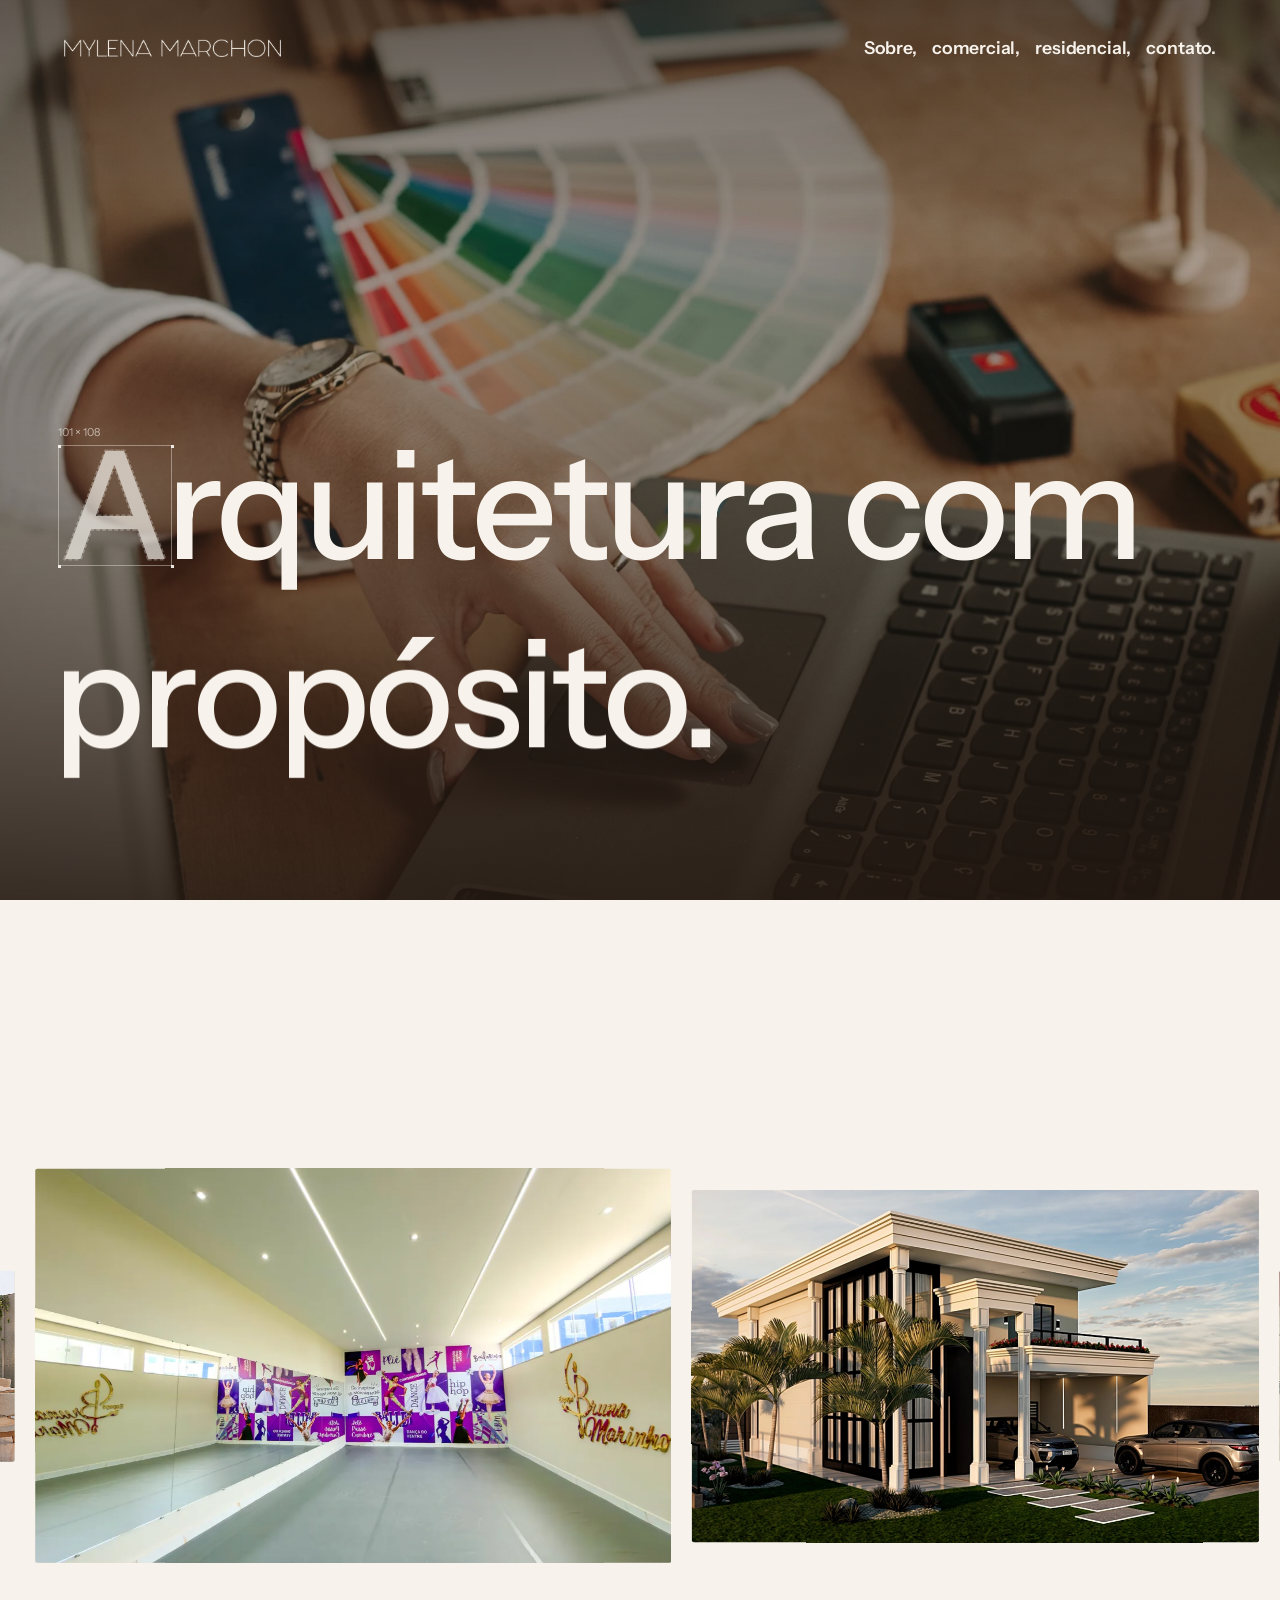
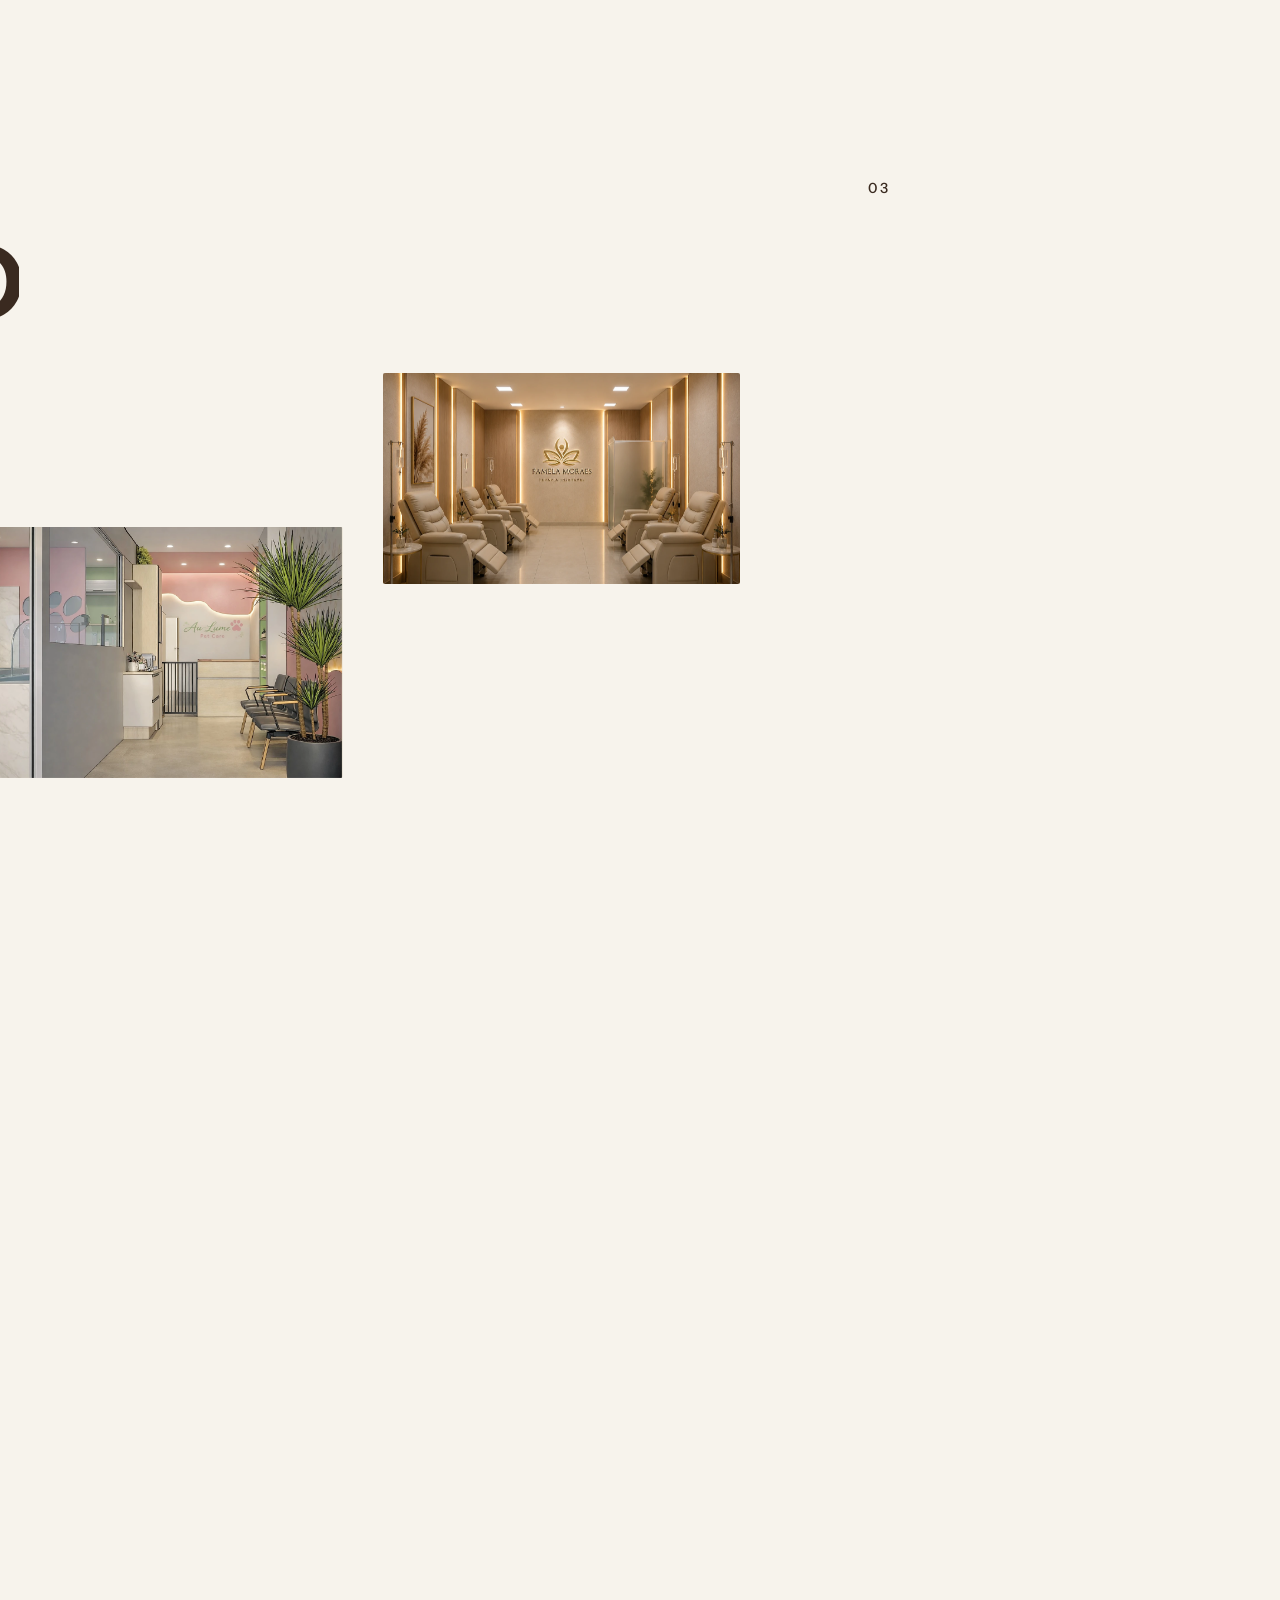
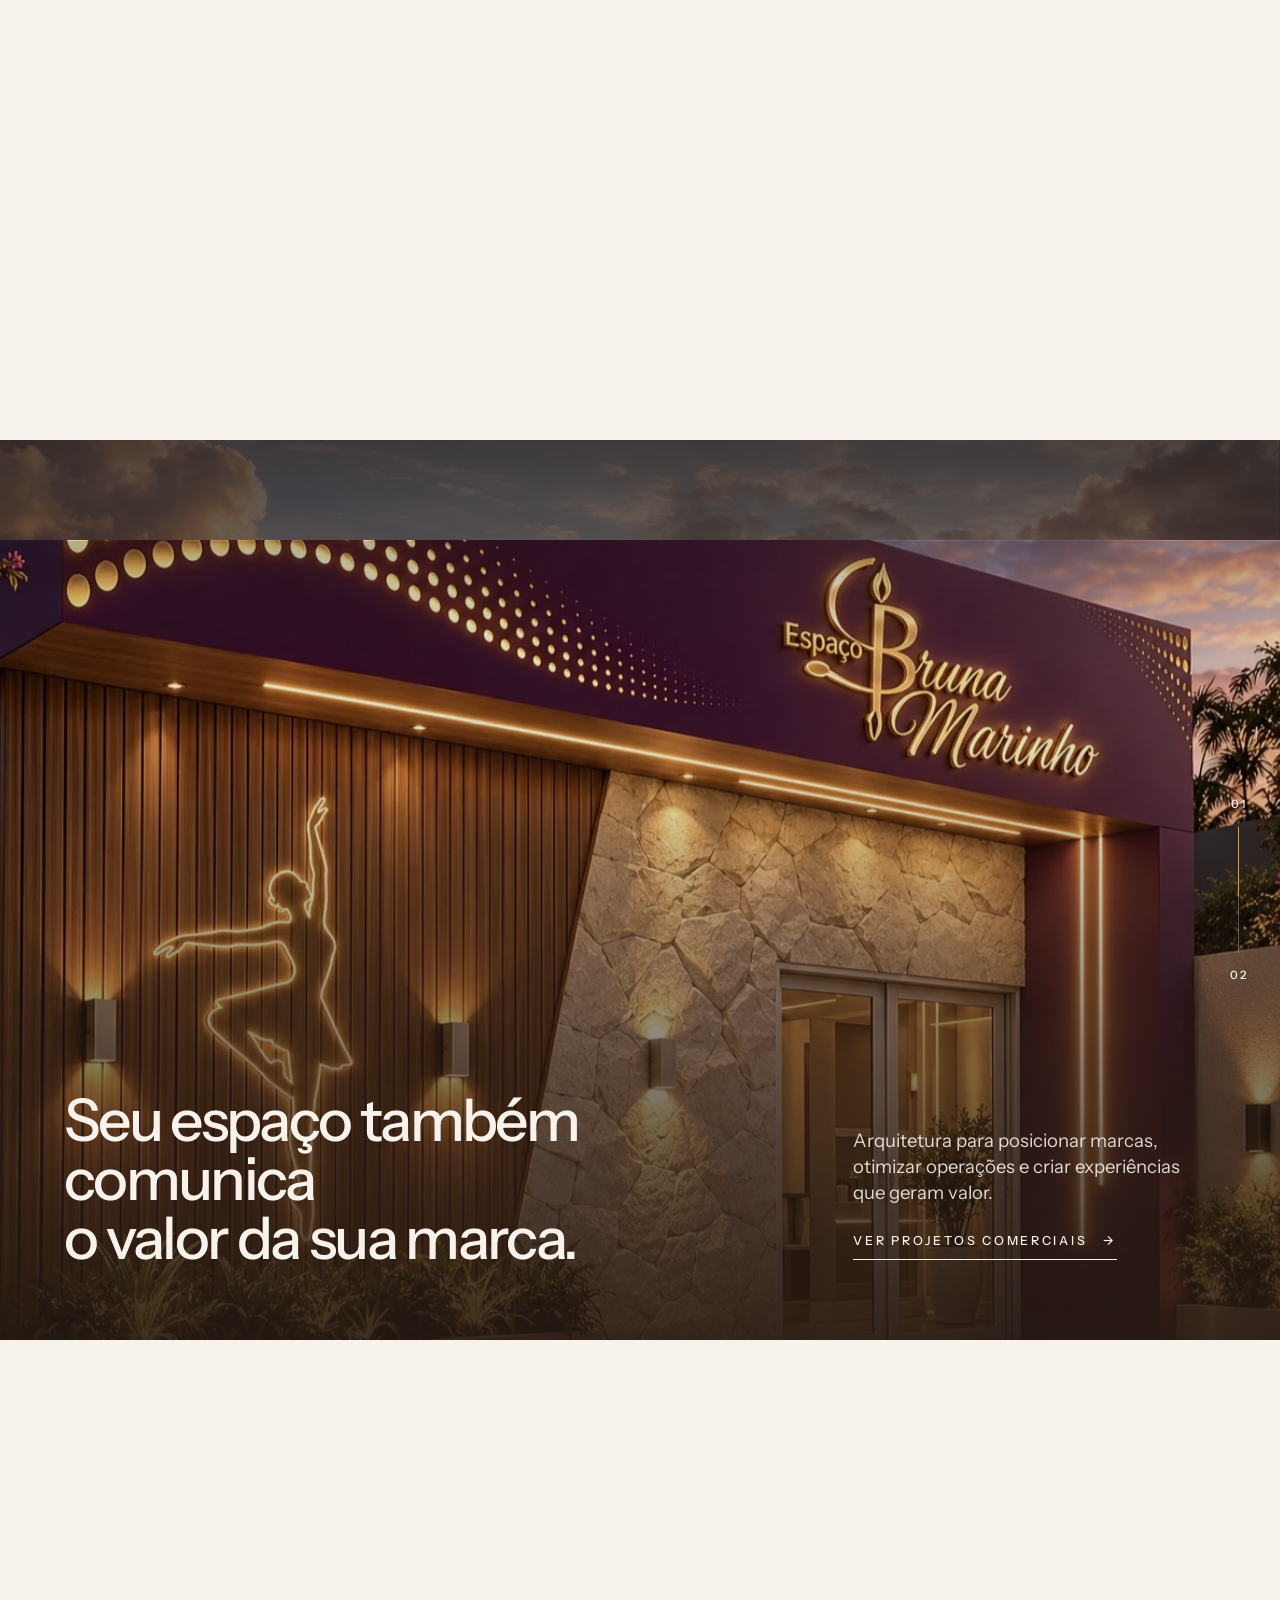
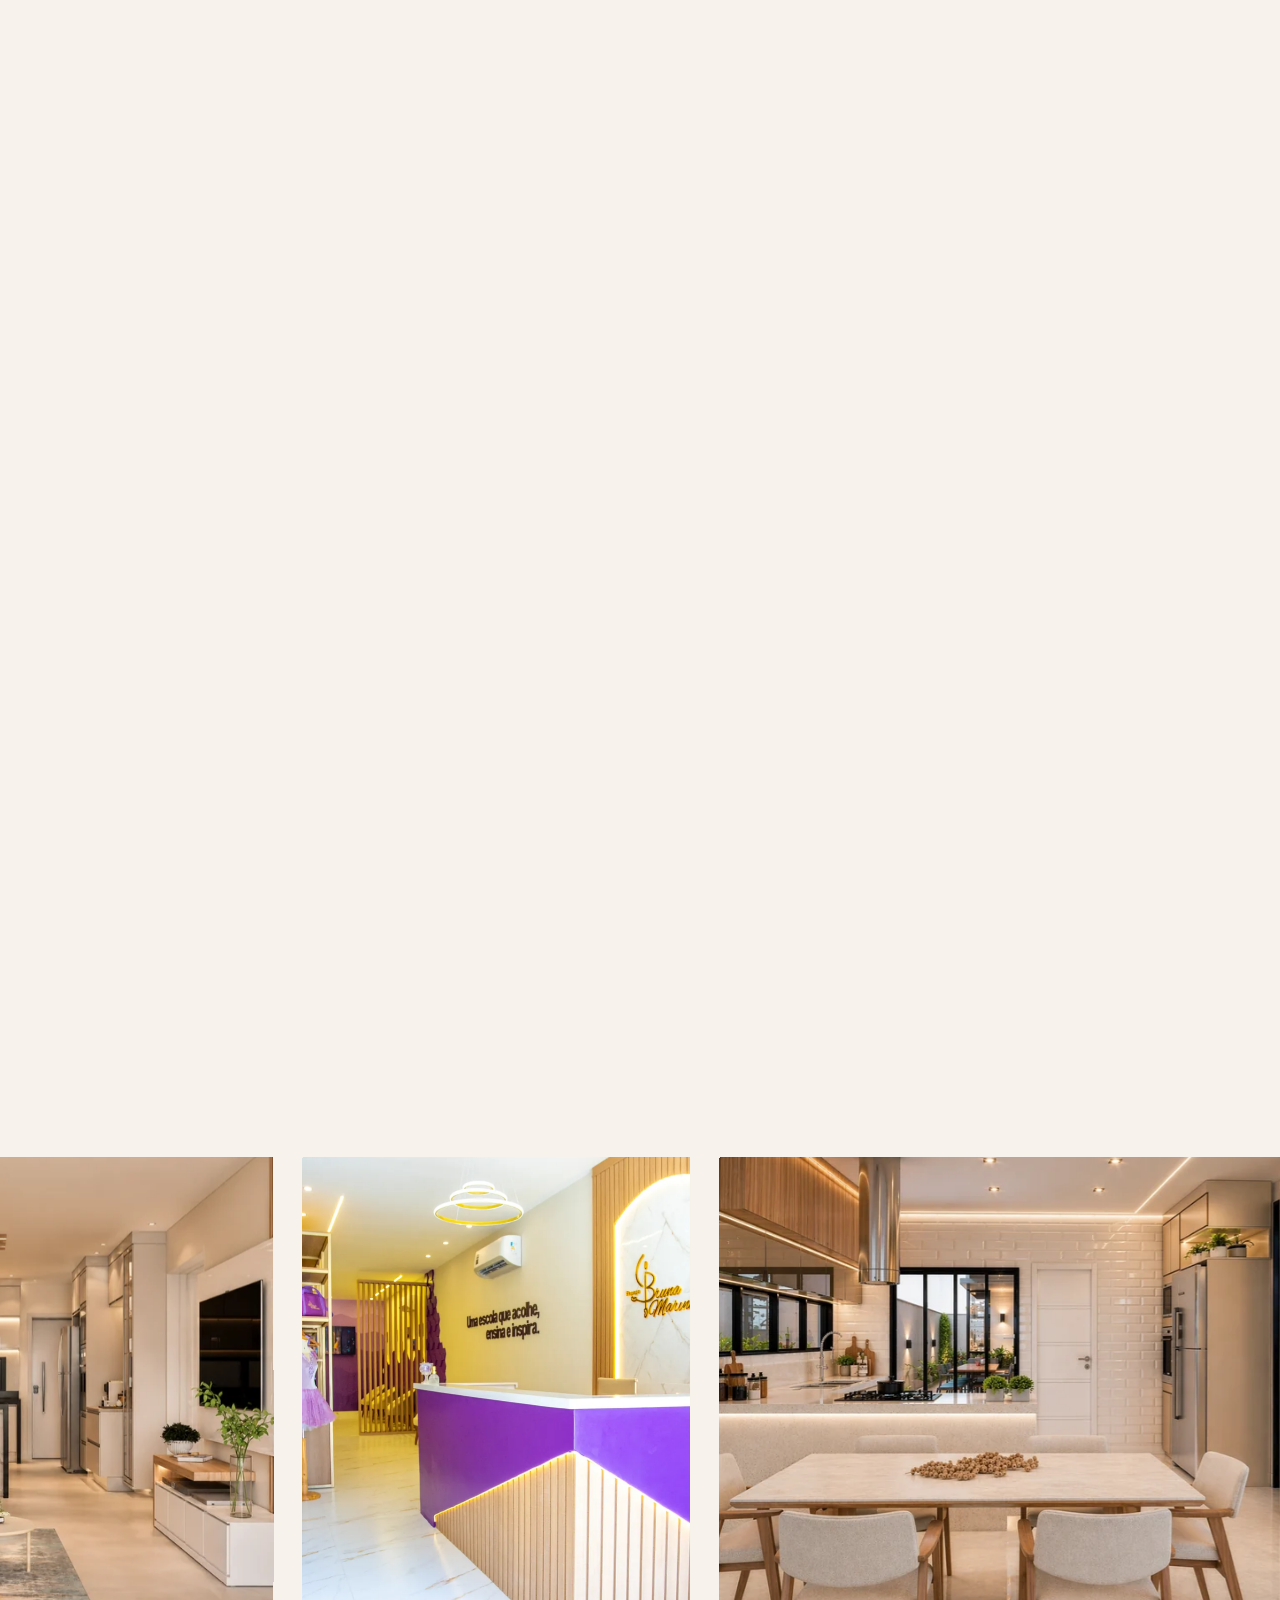
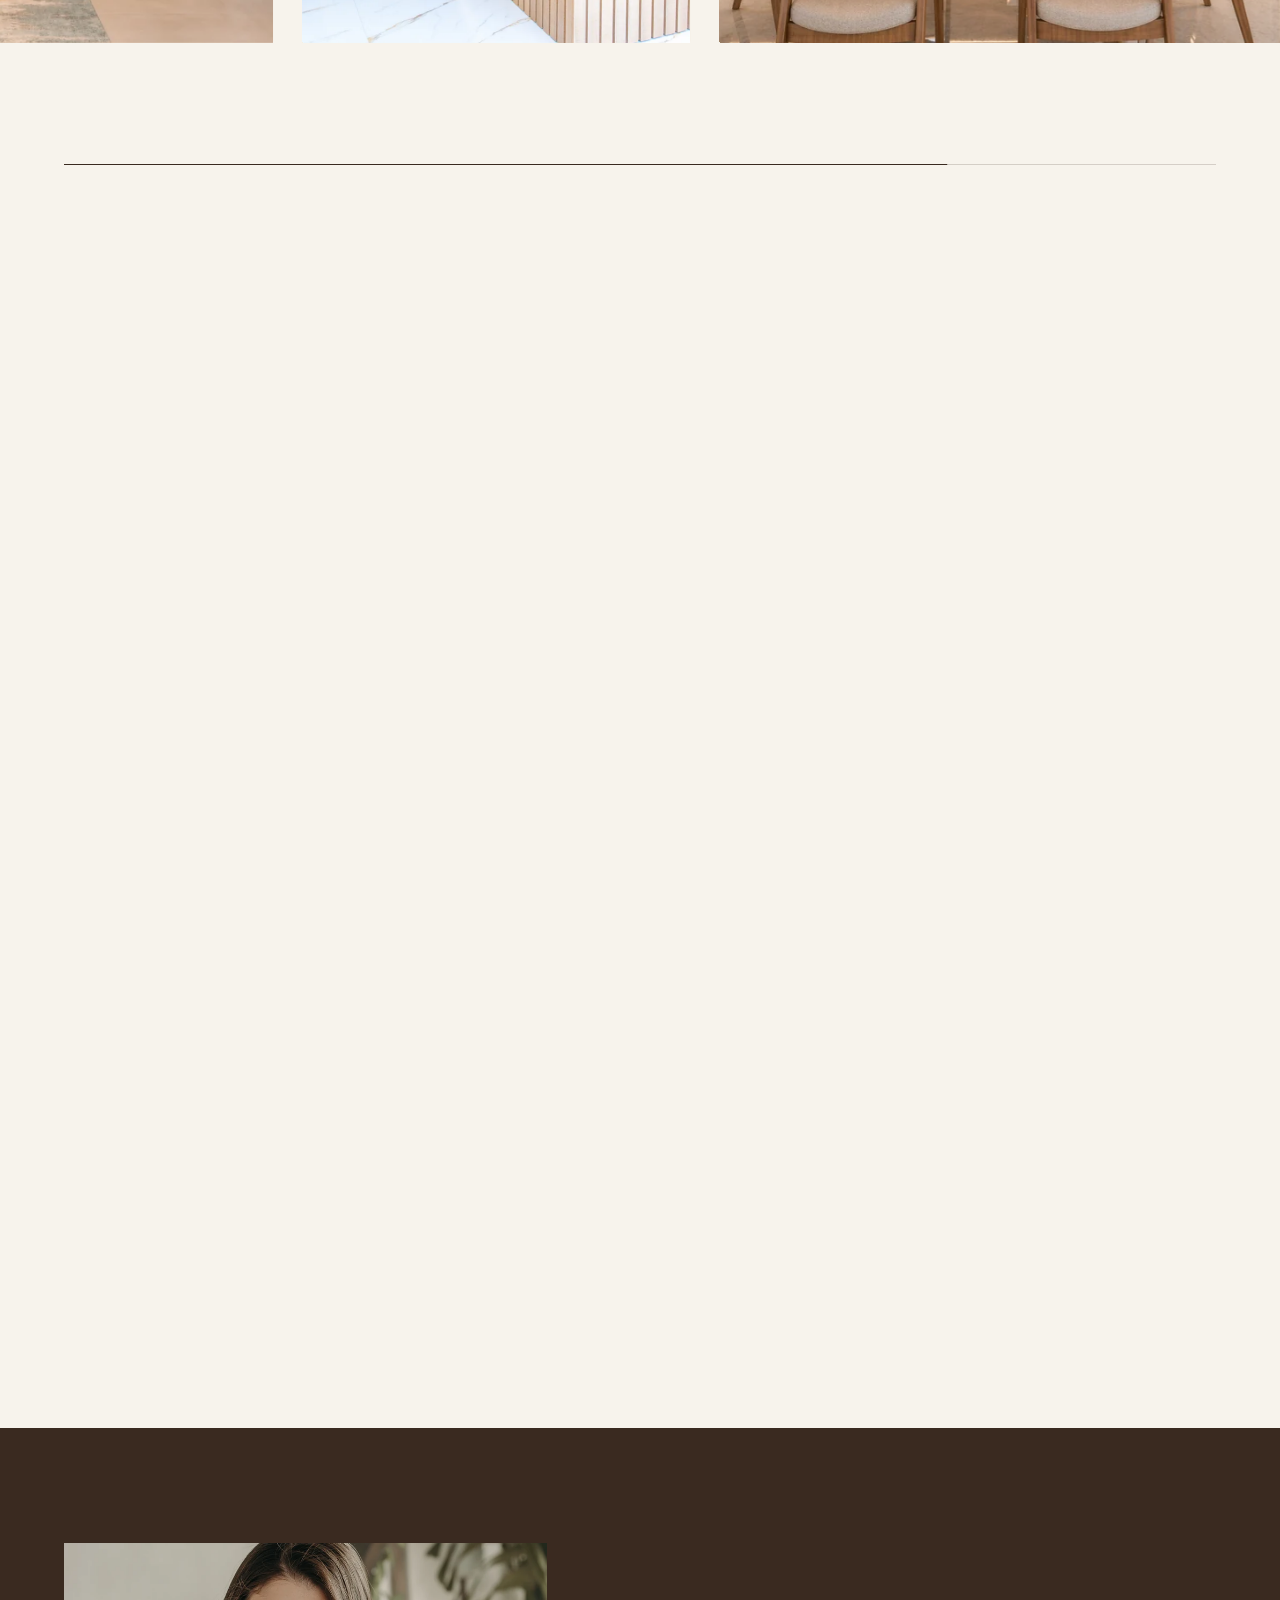
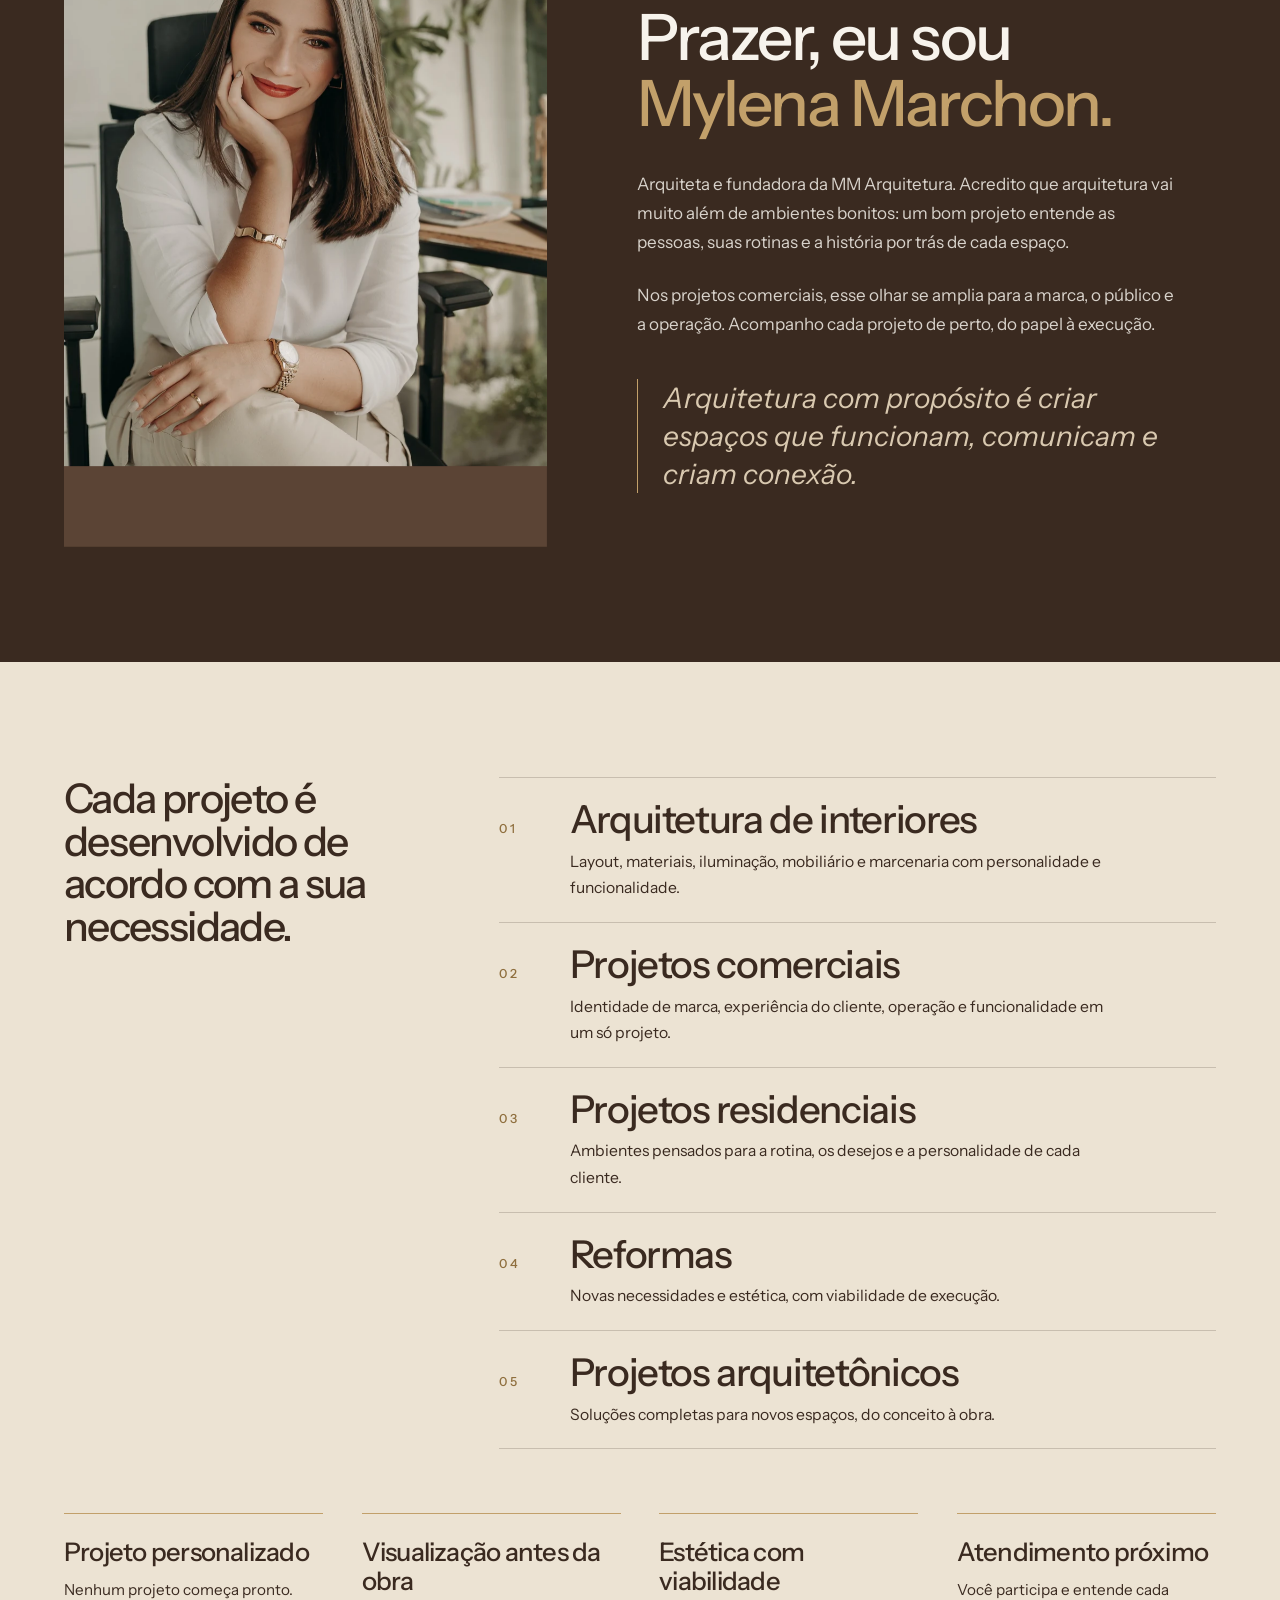
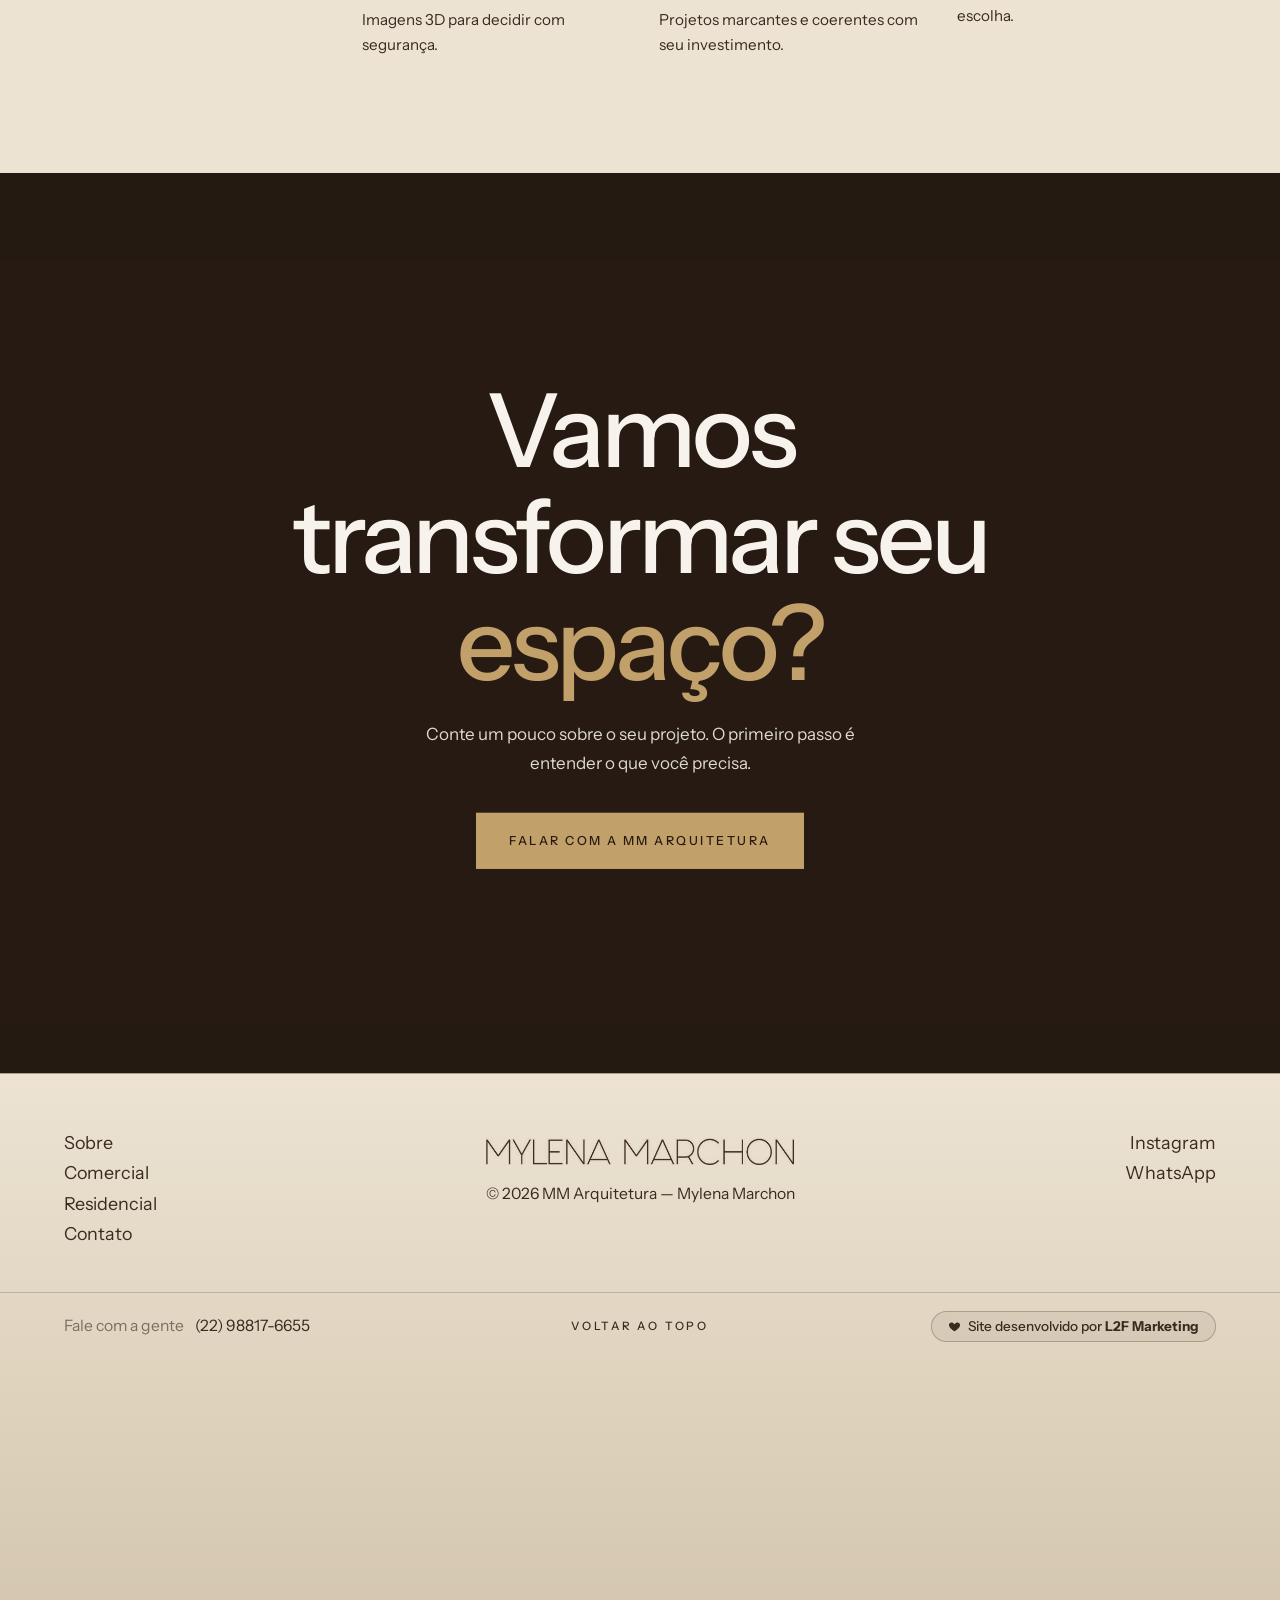
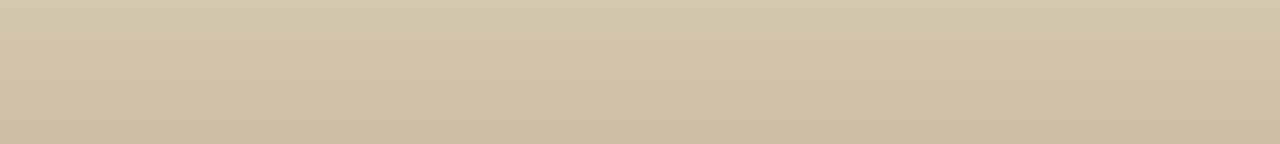
<file: index.html>
<!doctype html>
<html lang="pt-BR">
<head>
  <meta charset="utf-8">
  <meta name="viewport" content="width=device-width, initial-scale=1, viewport-fit=cover">
  <title>MM Arquitetura | Mylena Marchon — Arquitetura com propósito</title>
  <meta name="description" content="Arquitetura com propósito. Projetos residenciais e comerciais que unem estética, funcionalidade e identidade. Araruama · Região dos Lagos · Niterói · Rio de Janeiro.">
  <meta name="theme-color" content="#3a2a20">
  <meta property="og:title" content="MM Arquitetura | Mylena Marchon">
  <meta property="og:description" content="Arquitetura com propósito. Espaços que fazem sentido para quem vive e para quem escolhe estar neles.">
  <meta property="og:image" content="assets/img/hero-2-2000.webp">
  <meta property="og:type" content="website">
  <link rel="icon" href="assets/favicon.png">

  <link rel="preconnect" href="https://fonts.googleapis.com">
  <link rel="preconnect" href="https://fonts.gstatic.com" crossorigin>
  <link rel="stylesheet" href="https://fonts.googleapis.com/css2?family=Instrument+Sans:ital,wght@0,400;0,500;0,600;1,400;1,500&display=swap">
  <link rel="preload" as="image" href="assets/img/hero-1-2000.webp" imagesrcset="assets/img/hero-1-1200.webp 1200w, assets/img/hero-1-2000.webp 2000w, assets/img/hero-1-2734.webp 2734w" imagesizes="100vw" fetchpriority="high">
  <link rel="stylesheet" href="css/style.css">
  <script>
    document.documentElement.classList.add('js');
  </script>
</head>
<body>
  <a class="skip" href="#conteudo">Ir para o conteúdo</a>

  <header class="header">
    <a class="brand" href="index.html" aria-label="MM Arquitetura — início">
      <img decoding="async" class="brand__light" src="assets/logo-claro.png" alt="Mylena Marchon Arquitetura e Interiores" width="600" height="51">
      <img decoding="async" class="brand__dark" src="assets/logo-escuro.png" alt="" width="600" height="51">
    </a>
    <button class="burger" aria-label="Abrir menu" aria-expanded="false" aria-controls="menu"><span class="burger__label"><span>menu</span><span>fechar</span></span></button>
    <nav class="nav" id="menu" aria-label="Principal">
      <a href="#sobre">Sobre</a>
      <a href="comerciais.html">comercial</a>
      <a href="residenciais.html">residencial</a>
      <a href="https://wa.me/5522988176655?text=Quero%20iniciar%20meu%20projeto" target="_blank" rel="noopener">contato</a>
    </nav>
  </header>

  <main id="conteudo">

    <!-- HERO -->
    <section class="hero" aria-label="Apresentação" data-crosshair>
      <div class="hero__slide is-active">
        <img decoding="async" width="2000" height="2996" src="assets/img/hero-1-2000.webp" srcset="assets/img/hero-1-1200.webp 1200w, assets/img/hero-1-2000.webp 2000w, assets/img/hero-1-2734.webp 2734w" sizes="100vw" alt="Mãos sobre o notebook com leque de cores e amostras sobre a mesa" style="object-position:50% 30%" fetchpriority="high">
      </div>
      <div class="hero__slide">
        <img decoding="async" width="1200" height="1798" data-srcset="assets/img/hero-2-1200.webp 1200w, assets/img/hero-2-2000.webp 2000w, assets/img/hero-2-2734.webp 2734w" sizes="100vw" alt="Arquiteta desenhando uma planta baixa" style="object-position:50% 62%">
      </div>
      <div class="hero__slide">
        <img decoding="async" width="1200" height="1798" data-srcset="assets/img/hero-3-1200.webp 1200w, assets/img/hero-3-2000.webp 2000w, assets/img/hero-3-2734.webp 2734w" sizes="100vw" alt="Mesa de trabalho com trena, lápis e plantas" style="object-position:50% 55%">
      </div>
      <div class="hero__slide">
        <img decoding="async" width="1200" height="1798" data-srcset="assets/img/hero-4-1200.webp 1200w, assets/img/hero-4-2000.webp 2000w, assets/img/hero-4-2734.webp 2734w" sizes="100vw" alt="Cartela de cores para escolha de paleta do projeto" style="object-position:50% 58%">
      </div>
      <div class="hero__slide">
        <img decoding="async" width="1200" height="1798" data-srcset="assets/img/hero-5-1200.webp 1200w, assets/img/hero-5-2000.webp 2000w, assets/img/hero-5-2734.webp 2734w" sizes="100vw" alt="Visualização do projeto em tablet" style="object-position:50% 40%">
      </div>
      <div class="hero__slide">
        <img decoding="async" width="1200" height="1798" data-srcset="assets/img/hero-6-1200.webp 1200w, assets/img/hero-6-2000.webp 2000w, assets/img/hero-6-2734.webp 2734w" sizes="100vw" alt="Leque de tons rosados em análise de cores" style="object-position:50% 38%">
      </div>
      <div class="hero__shade"></div>

      <div class="hero__content hero__content--wide">
        <h1 class="display h-xl" data-techtext="Arquitetura com|propósito.">Arquitetura com propósito.</h1>
      </div>

    </section>


    <!-- NÚMEROS: +600 ambientes -->
    <section class="counter" data-counter aria-label="Mais de 600 ambientes transformados">
      <div class="counter__stick" data-crosshair="#3a2a20">
        <div class="counter__strip">
          <div class="counter__item"><img src="assets/img/ct-0-2560.webp" srcset="assets/img/ct-0-1280.webp 1280w, assets/img/ct-0-2560.webp 2560w" sizes="(max-width:800px) 90vw, 70vw" width="2560" height="1614" alt="Sala de estar e jantar com janelas altas, painel de TV e pendente" decoding="async" loading="lazy" draggable="false"></div>
          <div class="counter__item"><img src="assets/img/bruna-sala-2560.webp" srcset="assets/img/bruna-sala-1280.webp 1280w, assets/img/bruna-sala-2560.webp 2560w" sizes="(max-width:800px) 90vw, 70vw" width="2560" height="1440" alt="Sala de aula do Espaço Bruna Marinho com espelhos e linhas de luz" decoding="async" loading="lazy" draggable="false"></div>
          <div class="counter__item"><img src="assets/img/ct-2-2560.webp" srcset="assets/img/ct-2-1280.webp 1280w, assets/img/ct-2-2560.webp 2560w" sizes="(max-width:800px) 90vw, 70vw" width="2560" height="1440" alt="Fachada residencial noturna com iluminação cênica" decoding="async" loading="lazy" draggable="false"></div>
          <div class="counter__item"><img src="assets/img/ct-3-2560.webp" srcset="assets/img/ct-3-1280.webp 1280w, assets/img/ct-3-2560.webp 2560w" sizes="(max-width:800px) 90vw, 70vw" width="2560" height="1707" alt="Recepção do pet care Au Lume" decoding="async" loading="lazy" draggable="false"></div>
          <div class="counter__item"><img src="assets/img/ct-4-2560.webp" srcset="assets/img/ct-4-1280.webp 1280w, assets/img/ct-4-2560.webp 2560w" sizes="(max-width:800px) 90vw, 70vw" width="2560" height="1740" alt="Suíte com cabeceira estofada e painel ripado" decoding="async" loading="lazy" draggable="false"></div>
          <div class="counter__item"><img src="assets/img/ct-5-2560.webp" srcset="assets/img/ct-5-1280.webp 1280w, assets/img/ct-5-2560.webp 2560w" sizes="(max-width:800px) 90vw, 70vw" width="2560" height="1920" alt="Sala de procedimentos da clínica Pamela Moraes" decoding="async" loading="lazy" draggable="false"></div>
          <div class="counter__item"><img src="assets/img/ct-6-2560.webp" srcset="assets/img/ct-6-1280.webp 1280w, assets/img/ct-6-2560.webp 2560w" sizes="(max-width:800px) 90vw, 70vw" width="2560" height="2340" alt="Sala de estar com sofá em L e tapete" decoding="async" loading="lazy" draggable="false"></div>
          <div class="counter__item"><img src="assets/img/ct-7-2560.webp" srcset="assets/img/ct-7-1280.webp 1280w, assets/img/ct-7-2560.webp 2560w" sizes="(max-width:800px) 90vw, 70vw" width="2560" height="2340" alt="Fachada do laboratório Measure Ocean" decoding="async" loading="lazy" draggable="false"></div>
        </div>
        <p class="counter__num"><span class="counter__plus" aria-hidden="true">+</span><span class="counter__digits" data-count="600">600</span></p>
        <div class="counter__label">
          <span class="counter__rule" aria-hidden="true"></span>
          <p class="counter__title"><span class="counter__w"><span>ambientes</span></span> <span class="counter__w counter__w--em"><span>transformados.</span></span></p>
          <p class="counter__meta"><span>Residencial</span><span class="counter__dot" aria-hidden="true"></span><span>Comercial</span></p>
        </div>
      </div>
    </section>

    <!-- ESSÊNCIA / ABORDAGEM -->
    <section class="approach" data-statement aria-label="Uma arquitetura que entende o espaço e as pessoas. Nossa abordagem: escuta, projeto e execução.">
      <div class="approach__stage">
        <div class="approach__intro" data-intro>
          <div class="approach__side approach__side--l" data-side><img decoding="async" width="2560" height="1707" src="assets/img/bruna-camarim-2560.webp" srcset="assets/img/bruna-camarim-1280.webp 1280w, assets/img/bruna-camarim-2560.webp 2560w" sizes="(max-width:800px) 45vw, 20vw" alt="" loading="lazy" draggable="false"><img decoding="async" width="2560" height="1920" src="assets/img/cs-6-2560.webp" srcset="assets/img/cs-6-1280.webp 1280w, assets/img/cs-6-2560.webp 2560w" sizes="(max-width:800px) 45vw, 20vw" alt="" loading="lazy" draggable="false"><img decoding="async" width="2560" height="1707" src="assets/img/cs-4-2560.webp" srcset="assets/img/cs-4-1280.webp 1280w, assets/img/cs-4-2560.webp 2560w" sizes="(max-width:800px) 45vw, 20vw" alt="" loading="lazy" draggable="false"></div>
          <div class="approach__heading">
            <h2 class="approach__title" data-fold aria-label="Uma arquitetura que entende o espaço e as pessoas."><span class="w">Uma</span> <span class="w">arquitetura</span> <span class="w">que</span><br class="br-d"> <span class="w">entende</span> <span class="w">o</span> <span class="w">espaço</span><br> <span class="w">e</span> <span class="w w--em">as</span> <span class="w w--em">pessoas.</span></h2>
          </div>
          <div class="approach__side approach__side--r" data-side data-lag="1"><img decoding="async" width="2560" height="1441" src="assets/img/cs-7-2560.webp" srcset="assets/img/cs-7-1280.webp 1280w, assets/img/cs-7-2560.webp 2560w" sizes="(max-width:800px) 45vw, 20vw" alt="" loading="lazy" draggable="false"><img decoding="async" width="2560" height="1440" src="assets/img/cs-1-2560.webp" srcset="assets/img/cs-1-1280.webp 1280w, assets/img/cs-1-2560.webp 2560w" sizes="(max-width:800px) 45vw, 20vw" alt="" loading="lazy" draggable="false"><img decoding="async" width="2560" height="1707" src="assets/img/cs-3-2560.webp" srcset="assets/img/cs-3-1280.webp 1280w, assets/img/cs-3-2560.webp 2560w" sizes="(max-width:800px) 45vw, 20vw" alt="" loading="lazy" draggable="false"></div>
        </div>
      <div class="approach__step approach__step--r" data-step>
        <div class="step__head"><p class="bcap "><span>01</span></p><h3 class="step__title"><span>Escuta</span></h3></div>
        <div class="media media--one media--left"><div class="m"><img decoding="async" width="2560" height="1707" src="assets/img/cs-3-2560.webp" srcset="assets/img/cs-3-1280.webp 1280w, assets/img/cs-3-2560.webp 2560w" sizes="(max-width:800px) 90vw, 60vw" alt="Suíte projetada pela MM Arquitetura" loading="lazy" draggable="false"></div></div>
        <p class="step__text">Entender a rotina, as necessidades e os desejos antes de desenhar.</p>
      </div>
      <div class="approach__step approach__step--under" data-step>
        <div class="step__head"><p class="bcap "><span>02</span></p><h3 class="step__title"><span>Projeto</span></h3></div>
        <div class="media media--three"><div class="m m1"><img decoding="async" width="2560" height="1740" src="assets/img/cs-5-2560.webp" srcset="assets/img/cs-5-1280.webp 1280w, assets/img/cs-5-2560.webp 2560w" sizes="(max-width:800px) 90vw, 60vw" alt="Suíte com cabeceira estofada" loading="lazy" draggable="false"></div><div class="m m2"><img decoding="async" width="2560" height="1707" src="assets/img/cs-4-2560.webp" srcset="assets/img/cs-4-1280.webp 1280w, assets/img/cs-4-2560.webp 2560w" sizes="(max-width:800px) 90vw, 60vw" alt="Recepção do pet care Au Lume" loading="lazy" draggable="false"></div><div class="m m3"><img decoding="async" width="2560" height="1920" src="assets/img/cs-6-2560.webp" srcset="assets/img/cs-6-1280.webp 1280w, assets/img/cs-6-2560.webp 2560w" sizes="(max-width:800px) 90vw, 60vw" alt="Sala de procedimentos de clínica" loading="lazy" draggable="false"></div></div>
        <p class="step__text">Layout, materiais, iluminação e marcenaria pensados juntos, com imagens 3D antes da obra.</p>
      </div>
      <div class="approach__step" data-step>
        <div class="step__head"><p class="bcap "><span>03</span></p><h3 class="step__title"><span>Execução</span></h3></div>
        <div class="media media--one media--right" data-morph>
          <div class="m m--morph"><div class="morph__stage">
            <img decoding="async" width="1619" height="971" class="ly ly1" src="assets/img/ex-sketch.webp" alt="Esboço a lápis de uma casa contemporânea" loading="lazy" draggable="false">
            <img decoding="async" width="1672" height="941" class="ly ly2" src="assets/img/ex-color.webp" alt="Esboço colorido da mesma casa" loading="lazy" draggable="false">
            <img decoding="async" width="2560" height="1440" class="ly ly3" src="assets/img/cs-1-2560.webp" srcset="assets/img/cs-1-1280.webp 1280w, assets/img/cs-1-2560.webp 2560w" sizes="(max-width:800px) 90vw, 60vw" alt="Render final da casa construída" loading="lazy" draggable="false">
            <span class="morph__scan" aria-hidden="true"></span>
          </div></div>
          <p class="bcap morph__cap" aria-hidden="true"><span data-morph-label>esboço</span></p>
        </div>
        <p class="step__text">Acompanhamento próximo, para o projeto ficar fiel do papel à obra.</p>
      </div>
      </div>
    </section>

    <!-- RESIDENCIAL + COMERCIAL (cena fixa: a foto abre em tela cheia e a segunda cobre a primeira) -->
    <section class="chapters" data-chapters aria-label="Projetos residenciais e comerciais">
      <div class="chapters__stage">
        <article class="cpanel" data-panel>
          <div class="cpanel__media"><img decoding="async" width="1536" height="1024" src="assets/img/res-fach1-1800.webp" srcset="assets/img/res-fach1-900.webp 900w, assets/img/res-fach1-1800.webp 1800w, assets/img/res-fach1-2560.webp 2560w" sizes="100vw" alt="Fachada residencial ao entardecer com iluminação cênica" loading="lazy" draggable="false"></div>
          <div class="cpanel__body">
            <h2 class="cpanel__title"><span class="ln"><span>Casas que fazem sentido</span></span> <span class="ln"><span>para quem vive nelas.</span></span></h2>
            <div class="cpanel__side">
              <p>Uma casa não precisa apenas ser bonita. Ela precisa refletir quem você é.</p>
              <a class="link" href="residenciais.html">Ver projetos residenciais <span>→</span></a>
            </div>
          </div>
        </article>
        <article class="cpanel" data-panel>
          <div class="cpanel__media"><img decoding="async" width="1202" height="1199" src="assets/img/com-bruna-1800.webp" srcset="assets/img/com-bruna-900.webp 900w, assets/img/com-bruna-1800.webp 1800w, assets/img/com-bruna-2560.webp 2560w" sizes="100vw" alt="Fachada da escola de dança Espaço Bruna Marinho com ripado e iluminação" loading="lazy" draggable="false" style="object-position:50% 40%"></div>
          <div class="cpanel__body">
            <h2 class="cpanel__title"><span class="ln"><span>Seu espaço também comunica</span></span> <span class="ln"><span>o valor da sua marca.</span></span></h2>
            <div class="cpanel__side">
              <p>Arquitetura para posicionar marcas, otimizar operações e criar experiências que geram valor.</p>
              <a class="link" href="comerciais.html">Ver projetos comerciais <span>→</span></a>
            </div>
          </div>
        </article>
        <div class="chapters__index" aria-hidden="true"><span>01</span><i><b></b></i><span>02</span></div>
      </div>
    </section>

    <!-- PROJETOS EM DESTAQUE (faixa horizontal guiada pela rolagem) -->
    <section class="hscroll" id="projetos" data-hscroll aria-label="Projetos em destaque">
      <div class="hscroll__stage">
        <div class="hscroll__track">
          <div class="hscroll__head">
            <h2 class="display h-lg">Alguns <em>trabalhos.</em></h2>
            <a class="link" href="residenciais.html">Ver todos <span>→</span></a>
          </div>
          <a class="pcard pcard--l" href="residenciais.html" aria-label="Fachada contemporânea — Residencial">
            <span class="pcard__img"><img decoding="async" width="1536" height="1024" src="assets/img/res-fach2-1800.webp" srcset="assets/img/res-fach2-900.webp 900w, assets/img/res-fach2-1800.webp 1800w" sizes="(max-width:800px) 80vw, 40vw" alt="Fachada contemporânea com garagem e revestimento amadeirado" loading="lazy" draggable="false"></span>
          </a>
          <a class="pcard pcard--p" href="comerciais.html" aria-label="Au Lume Pet Care — Estética animal · Araruama">
            <span class="pcard__img"><img decoding="async" width="1536" height="1024" src="assets/img/com-aulume2-1800.webp" srcset="assets/img/com-aulume2-900.webp 900w, assets/img/com-aulume2-1800.webp 1800w" sizes="(max-width:800px) 80vw, 40vw" alt="Recepção do pet care em tons rosa e verde" loading="lazy" draggable="false"></span>
          </a>
          <a class="pcard pcard--l" href="residenciais.html" aria-label="Suíte acolhedora — Residencial">
            <span class="pcard__img"><img decoding="async" width="1521" height="1034" src="assets/img/res-suite1-1800.webp" srcset="assets/img/res-suite1-900.webp 900w, assets/img/res-suite1-1800.webp 1800w" sizes="(max-width:800px) 80vw, 40vw" alt="Suíte com cabeceira estofada e painel ripado" loading="lazy" draggable="false"></span>
          </a>
          <a class="pcard pcard--p" href="comerciais.html" aria-label="Espaço Bruna Marinho — Escola de dança · São Pedro da Aldeia">
            <span class="pcard__img"><img decoding="async" width="1200" height="1800" src="assets/img/bruna-rec3-1800.webp" srcset="assets/img/bruna-rec3-900.webp 900w, assets/img/bruna-rec3-1800.webp 1200w" sizes="(max-width:800px) 80vw, 40vw" alt="Recepção do Espaço Bruna Marinho com balcão roxo e painel ripado iluminado" loading="lazy" draggable="false"></span>
          </a>
          <a class="pcard pcard--l" href="residenciais.html" aria-label="Cozinha integrada — Residencial">
            <span class="pcard__img"><img decoding="async" width="1606" height="979" src="assets/img/res-sala2-1800.webp" srcset="assets/img/res-sala2-900.webp 900w, assets/img/res-sala2-1800.webp 1800w" sizes="(max-width:800px) 80vw, 40vw" alt="Cozinha integrada à sala de jantar com marcenaria iluminada" loading="lazy" draggable="false"></span>
          </a>
          <a class="pcard pcard--p" href="comerciais.html" aria-label="Measure Ocean — Laboratório · Cabo Frio">
            <span class="pcard__img"><img decoding="async" width="1312" height="1199" src="assets/img/com-measure-1800.webp" srcset="assets/img/com-measure-900.webp 900w, assets/img/com-measure-1800.webp 1800w" sizes="(max-width:800px) 80vw, 40vw" alt="Fachada do laboratório Measure Ocean" loading="lazy" draggable="false"></span>
          </a>
        </div>
        <div class="hscroll__bar" aria-hidden="true"><i></i></div>
      </div>
    </section>

    <!-- SOBRE -->
    <section class="section section--dark on-dark" id="sobre">
      <div class="about">
        <div class="about__photo reveal-img">
          <div class="frame__media"><img decoding="async" width="1800" height="2697" src="assets/img/mylena-1800.webp" srcset="assets/img/mylena-900.webp 900w, assets/img/mylena-1800.webp 1800w" sizes="(max-width:860px) 100vw, 45vw" alt="Retrato da arquiteta Mylena Marchon" loading="lazy" style="object-position:50% 25%"></div>
        </div>
        <div class="about__text">
          <h2 class="display h-lg" data-reveal style="--d:.08s">Prazer, eu sou <em>Mylena Marchon.</em></h2>
          <p data-reveal style="--d:.14s">Arquiteta e fundadora da MM Arquitetura. Acredito que arquitetura vai muito além de ambientes bonitos: um bom projeto entende as pessoas, suas rotinas e a história por trás de cada espaço.</p>
          <p data-reveal style="--d:.2s">Nos projetos comerciais, esse olhar se amplia para a marca, o público e a operação. Acompanho cada projeto de perto, do papel à execução.</p>
          <p class="about__quote" data-reveal style="--d:.26s">Arquitetura com propósito é criar espaços que funcionam, comunicam e criam conexão.</p>
        </div>
      </div>
    </section>

    <!-- SERVIÇOS -->
    <section class="section section--sand" id="servicos">
      <div class="services">
        <div>
          <h2 class="display h-md" data-reveal style="--d:.08s" >Cada projeto é desenvolvido de acordo com a sua necessidade.</h2>
        </div>
        <ul class="services__list">
          <li class="service" data-reveal><small>01</small><h3>Arquitetura de interiores</h3><p>Layout, materiais, iluminação, mobiliário e marcenaria com personalidade e funcionalidade.</p></li>
          <li class="service" data-reveal><small>02</small><h3>Projetos comerciais</h3><p>Identidade de marca, experiência do cliente, operação e funcionalidade em um só projeto.</p></li>
          <li class="service" data-reveal><small>03</small><h3>Projetos residenciais</h3><p>Ambientes pensados para a rotina, os desejos e a personalidade de cada cliente.</p></li>
          <li class="service" data-reveal><small>04</small><h3>Reformas</h3><p>Novas necessidades e estética, com viabilidade de execução.</p></li>
          <li class="service" data-reveal><small>05</small><h3>Projetos arquitetônicos</h3><p>Soluções completas para novos espaços, do conceito à obra.</p></li>
        </ul>
      </div>

      <div class="pillars">
        <div class="pillar" data-reveal><h3>Projeto personalizado</h3><p>Nenhum projeto começa pronto.</p></div>
        <div class="pillar" data-reveal style="--d:.08s"><h3>Visualização antes da obra</h3><p>Imagens 3D para decidir com segurança.</p></div>
        <div class="pillar" data-reveal style="--d:.16s"><h3>Estética com viabilidade</h3><p>Projetos marcantes e coerentes com seu investimento.</p></div>
        <div class="pillar" data-reveal style="--d:.24s"><h3>Atendimento próximo</h3><p>Você participa e entende cada escolha.</p></div>
      </div>
    </section>

    <!-- CTA FINAL -->
    <section class="frame frame--center on-dark" aria-label="Contato">
      <div class="frame__media"><img decoding="async" width="1536" height="1024" src="assets/img/res-sala1-1800.webp" srcset="assets/img/res-sala1-900.webp 900w, assets/img/res-sala1-1800.webp 1800w" sizes="100vw" alt="Sala de estar e jantar integradas com marcenaria em tons de madeira" loading="lazy"></div>
      <div class="frame__body">
        <h2 class="display h-xl" data-reveal style="--d:.08s">Vamos transformar seu <em>espaço?</em></h2>
        <p data-reveal style="--d:.16s">Conte um pouco sobre o seu projeto. O primeiro passo é entender o que você precisa.</p>
        <a class="btn" data-reveal style="--d:.24s" href="https://wa.me/5522988176655?text=Quero%20iniciar%20meu%20projeto" target="_blank" rel="noopener">Falar com a MM Arquitetura</a>
      </div>
    </section>
  </main>

  <footer class="foot" id="rodape">
    <div class="foot__inner">
      <nav class="foot__nav" aria-label="Rodapé">
        <a href="#sobre">Sobre</a>
        <a href="comerciais.html">Comercial</a>
        <a href="residenciais.html">Residencial</a>
        <a href="https://wa.me/5522988176655?text=Quero%20iniciar%20meu%20projeto" target="_blank" rel="noopener">Contato</a>
      </nav>
      <div class="foot__brand">
        <img decoding="async" src="assets/logo-escuro.png" alt="Mylena Marchon Arquitetura e Interiores" width="600" height="51" loading="lazy">
        <p>© 2026 MM Arquitetura — Mylena Marchon</p>
      </div>
      <nav class="foot__social" aria-label="Redes">
        <a href="https://instagram.com/arq.mylenamarcho" target="_blank" rel="noopener">Instagram</a>
        <a href="https://wa.me/5522988176655" target="_blank" rel="noopener">WhatsApp</a>
      </nav>
    </div>
    <div class="foot__bar">
      <p class="foot__call"><span>Fale com a gente</span> <a href="https://wa.me/5522988176655" target="_blank" rel="noopener">(22) 98817-6655</a></p>
      <a class="foot__top" href="#">Voltar ao topo</a>
      <a class="footer-credit-link" href="https://l2fmarketing.com.br/" target="_blank" rel="noopener"><svg aria-hidden="true" focusable="false" viewBox="0 0 24 24" fill="currentColor"><path d="M12 21s-7.5-4.6-9.6-9.2C.8 8.3 2.7 4.5 6.4 4.5c2.1 0 3.8 1.1 5.6 3.2 1.8-2.1 3.5-3.2 5.6-3.2 3.7 0 5.6 3.8 4 7.3C19.5 16.4 12 21 12 21z"/></svg><span>Site desenvolvido por <strong>L2F Marketing</strong></span></a>
    </div>
    <div class="foot__sketch" data-sketch><svg class="sk" viewBox="0 0 1900 520" preserveAspectRatio="xMidYMax slice" aria-hidden="true" focusable="false"><path class="s" pathLength="1" style="--d:0.00s" d="M0 460 C180 448 420 464 700 454 S1180 446 1440 458 S1760 450 1900 456"/><path class="l" pathLength="1" style="--d:0.03s" d="M0 478 C260 468 560 482 900 472 S1500 478 1900 470"/><path class="s" pathLength="1" style="--d:0.05s" d="M331.4 167.9 Q554.8 162.2 780.0 156.3"/><path class="s" pathLength="1" style="--d:0.08s" d="M326.4 182.9 Q554.7 176.0 784.7 169.4"/><path class="s" pathLength="1" style="--d:0.10s" d="M786.6 168.5 Q786.4 178.2 791.5 185.5"/><path class="s" pathLength="1" style="--d:0.13s" d="M324.9 180.4 Q328.6 175.5 330.1 166.6"/><path class="s" pathLength="1" style="--d:0.16s" d="M370.5 181.9 Q370.8 316.0 371.8 453.1"/><path class="s" pathLength="1" style="--d:0.18s" d="M752.0 182.5 Q752.1 317.6 751.9 451.3"/><path class="l" pathLength="1" style="--d:0.21s" d="M373.1 232.7 Q564.0 230.0 751.4 223.1"/><path class="s" pathLength="1" style="--d:0.23s" d="M419.4 194.8 L700.7 189.7 L701.0 219.7 L421.3 227.0 L418.6 195.2"/><path class="l" pathLength="1" style="--d:0.26s" d="M471.0 196.8 Q471.6 210.4 469.1 224.3"/><path class="l" pathLength="1" style="--d:0.29s" d="M519.2 196.7 Q521.1 209.6 520.9 224.5"/><path class="l" pathLength="1" style="--d:0.31s" d="M569.2 196.1 Q568.5 209.5 570.6 223.4"/><path class="l" pathLength="1" style="--d:0.34s" d="M619.4 197.5 Q620.2 210.3 619.3 224.3"/><path class="l" pathLength="1" style="--d:0.37s" d="M664.4 196.5 Q663.5 210.2 665.9 224.6"/><path class="h" pathLength="1" style="--d:0.39s" d="M429.4 223.8 Q440.6 211.3 452.7 197.3"/><path class="h" pathLength="1" style="--d:0.42s" d="M459.4 223.5 Q470.2 211.5 482.5 196.7"/><path class="h" pathLength="1" style="--d:0.44s" d="M489.2 224.2 Q500.6 209.6 511.5 197.2"/><path class="h" pathLength="1" style="--d:0.47s" d="M520.9 224.0 Q530.7 210.4 542.1 197.7"/><path class="h" pathLength="1" style="--d:0.50s" d="M550.8 224.6 Q560.4 209.8 571.5 196.4"/><path class="h" pathLength="1" style="--d:0.52s" d="M579.4 224.9 Q591.5 211.4 602.8 197.2"/><path class="h" pathLength="1" style="--d:0.55s" d="M609.1 224.9 Q620.8 209.7 631.5 197.4"/><path class="h" pathLength="1" style="--d:0.57s" d="M640.2 223.6 Q650.5 211.1 661.4 197.4"/><path class="h" pathLength="1" style="--d:0.60s" d="M670.1 224.7 Q680.1 210.0 692.2 196.6"/><path class="s" pathLength="1" style="--d:0.63s" d="M411.2 261.2 L714.6 255.4 L715.8 442.8 L409.1 443.6 L410.2 261.0"/><path class="l" pathLength="1" style="--d:0.65s" d="M463.0 260.3 Q461.4 353.6 462.4 444.2"/><path class="l" pathLength="1" style="--d:0.68s" d="M513.0 260.8 Q512.6 350.1 514.4 444.9"/><path class="l" pathLength="1" style="--d:0.70s" d="M566.0 260.5 Q564.1 352.5 565.6 445.0"/><path class="l" pathLength="1" style="--d:0.73s" d="M618.5 260.8 Q616.3 352.2 618.5 444.4"/><path class="l" pathLength="1" style="--d:0.76s" d="M667.7 260.4 Q669.2 353.7 668.8 444.7"/><path class="l" pathLength="1" style="--d:0.78s" d="M411.2 332.2 Q562.7 330.2 716.4 325.6"/><path class="h" pathLength="1" style="--d:0.81s" d="M419.2 332.3 Q429.2 300.2 439.0 268.8"/><path class="h" pathLength="1" style="--d:0.83s" d="M442.5 332.2 Q451.5 299.8 459.9 268.7"/><path class="h" pathLength="1" style="--d:0.86s" d="M463.1 332.2 Q472.2 300.5 482.0 267.5"/><path class="h" pathLength="1" style="--d:0.89s" d="M486.2 332.8 Q495.4 300.0 503.5 267.0"/><path class="h" pathLength="1" style="--d:0.91s" d="M507.4 331.3 Q516.6 300.4 526.8 268.3"/><path class="h" pathLength="1" style="--d:0.94s" d="M529.7 332.3 Q538.9 300.8 547.4 267.9"/><path class="h" pathLength="1" style="--d:0.97s" d="M552.8 331.8 Q561.6 300.8 570.2 267.6"/><path class="h" pathLength="1" style="--d:0.99s" d="M574.7 332.7 Q582.3 300.0 592.4 268.9"/><path class="h" pathLength="1" style="--d:1.02s" d="M595.9 331.6 Q604.6 299.3 613.4 267.8"/><path class="h" pathLength="1" style="--d:1.04s" d="M617.6 332.7 Q627.3 300.0 637.0 267.9"/><path class="h" pathLength="1" style="--d:1.07s" d="M640.7 331.1 Q648.1 299.1 658.4 268.1"/><path class="h" pathLength="1" style="--d:1.10s" d="M661.0 331.3 Q670.6 300.6 679.9 267.0"/><path class="h" pathLength="1" style="--d:1.12s" d="M683.3 331.1 Q693.7 299.5 702.3 267.9"/><path class="h" pathLength="1" style="--d:1.15s" d="M706.6 332.9 Q715.3 300.3 724.4 267.4"/><path class="h" pathLength="1" style="--d:1.17s" d="M419.0 441.9 Q432.0 390.4 444.4 339.4"/><path class="h" pathLength="1" style="--d:1.20s" d="M458.4 442.0 Q469.5 390.7 482.2 340.5"/><path class="h" pathLength="1" style="--d:1.23s" d="M496.8 441.2 Q507.8 391.6 520.9 340.4"/><path class="h" pathLength="1" style="--d:1.25s" d="M534.3 442.8 Q545.3 390.9 557.8 340.1"/><path class="h" pathLength="1" style="--d:1.28s" d="M572.9 441.9 Q584.8 391.6 596.3 339.4"/><path class="h" pathLength="1" style="--d:1.30s" d="M610.3 442.4 Q622.4 391.6 633.4 340.8"/><path class="h" pathLength="1" style="--d:1.33s" d="M648.1 442.6 Q661.0 392.0 671.6 340.8"/><path class="h" pathLength="1" style="--d:1.36s" d="M685.2 441.9 Q698.7 390.7 710.1 340.5"/><path class="s" pathLength="1" style="--d:1.38s" d="M724.0 298.7 L744.9 296.8 L744.8 445.1 L723.5 446.8 L723.0 299.0"/><path class="l" pathLength="1" style="--d:1.41s" d="M738.4 372.2 Q738.1 382.9 738.5 392.0"/><path class="s" pathLength="1" style="--d:1.43s" d="M751.1 290.1 Q967.8 283.3 1179.3 280.7"/><path class="l" pathLength="1" style="--d:1.46s" d="M753.1 304.2 Q964.6 299.1 1175.4 293.6"/><path class="s" pathLength="1" style="--d:1.49s" d="M791.1 293.5 Q792.3 370.8 791.5 452.2"/><path class="s" pathLength="1" style="--d:1.51s" d="M880.3 290.5 Q879.5 372.0 880.3 452.1"/><path class="s" pathLength="1" style="--d:1.54s" d="M970.0 292.6 Q971.0 372.3 968.2 452.1"/><path class="s" pathLength="1" style="--d:1.57s" d="M1059.3 291.9 Q1061.7 373.7 1058.5 451.8"/><path class="s" pathLength="1" style="--d:1.59s" d="M1149.4 291.0 Q1152.2 371.9 1151.6 453.4"/><path class="l" pathLength="1" style="--d:1.62s" d="M765.2 283.5 Q767.6 276.3 769.6 268.3"/><path class="l" pathLength="1" style="--d:1.64s" d="M785.2 282.9 Q786.8 275.4 789.4 266.9"/><path class="l" pathLength="1" style="--d:1.67s" d="M803.5 283.1 Q806.0 274.8 807.9 266.9"/><path class="l" pathLength="1" style="--d:1.70s" d="M822.5 282.2 Q824.9 274.7 827.2 266.9"/><path class="l" pathLength="1" style="--d:1.72s" d="M842.2 282.8 Q844.0 274.6 845.6 266.6"/><path class="l" pathLength="1" style="--d:1.75s" d="M860.7 281.5 Q863.4 274.2 865.7 265.3"/><path class="l" pathLength="1" style="--d:1.77s" d="M879.4 280.9 Q882.6 273.8 884.4 264.9"/><path class="l" pathLength="1" style="--d:1.80s" d="M898.9 281.3 Q900.5 273.2 902.4 264.7"/><path class="l" pathLength="1" style="--d:1.83s" d="M917.5 280.7 Q920.2 271.8 922.7 265.1"/><path class="l" pathLength="1" style="--d:1.85s" d="M937.4 280.0 Q938.5 272.0 941.3 263.5"/><path class="l" pathLength="1" style="--d:1.88s" d="M955.3 279.6 Q957.5 271.0 960.0 263.6"/><path class="l" pathLength="1" style="--d:1.90s" d="M974.5 279.6 Q976.6 270.7 979.8 263.7"/><path class="l" pathLength="1" style="--d:1.93s" d="M994.7 278.5 Q995.5 270.1 998.4 262.3"/><path class="l" pathLength="1" style="--d:1.96s" d="M1012.9 278.3 Q1015.0 270.2 1016.2 262.5"/><path class="l" pathLength="1" style="--d:1.98s" d="M1031.9 278.1 Q1034.4 269.3 1035.8 261.2"/><path class="l" pathLength="1" style="--d:2.01s" d="M1050.2 277.9 Q1052.6 269.3 1055.5 261.6"/><path class="l" pathLength="1" style="--d:2.03s" d="M1069.8 277.0 Q1072.4 269.0 1074.0 261.6"/><path class="l" pathLength="1" style="--d:2.06s" d="M1089.7 276.7 Q1091.4 268.1 1093.4 260.9"/><path class="l" pathLength="1" style="--d:2.09s" d="M1108.6 276.2 Q1109.9 268.4 1112.4 260.3"/><path class="l" pathLength="1" style="--d:2.11s" d="M1126.3 275.2 Q1128.9 267.7 1131.0 258.7"/><path class="l" pathLength="1" style="--d:2.14s" d="M1146.2 274.6 Q1147.8 267.2 1150.7 259.3"/><path class="l" pathLength="1" style="--d:2.17s" d="M1165.1 274.6 Q1166.8 266.7 1168.8 259.3"/><path class="s" pathLength="1" style="--d:2.19s" d="M752.8 269.5 Q967.6 263.8 1180.5 258.4"/><path class="l" pathLength="1" style="--d:2.22s" d="M1180.7 451.3 L1199.7 460.7 L1329.1 459.7"/><path class="l" pathLength="1" style="--d:2.24s" d="M1187.3 454.2 Q1221.4 453.0 1260.0 455.5"/><path class="l" pathLength="1" style="--d:2.27s" d="M1192.4 459.0 Q1233.3 460.0 1272.6 458.3"/><path class="l" pathLength="1" style="--d:2.30s" d="M1199.4 460.9 Q1244.0 460.2 1287.9 460.9"/><path class="l" pathLength="1" style="--d:2.32s" d="M1202.6 467.4 Q1253.0 466.4 1301.7 466.1"/><path class="s" pathLength="1" style="--d:2.35s" d="M214 458 C217.6 358.0 235.6 283.0 232 208"/><path class="l" pathLength="1" style="--d:2.37s" d="M221 458 C224.6 358.0 242.6 283.0 237 212"/><path class="s" pathLength="1" style="--d:2.40s" d="M232 208 Q152.0 189.7 105.2 270.7"/><path class="l" pathLength="1" style="--d:2.43s" d="M232 210 Q160.0 199.7 101.2 276.7"/><path class="s" pathLength="1" style="--d:2.45s" d="M232 208 Q163.0 174.8 119.0 261.6"/><path class="l" pathLength="1" style="--d:2.48s" d="M232 210 Q169.9 184.8 115.0 267.6"/><path class="s" pathLength="1" style="--d:2.50s" d="M232 208 Q192.2 164.0 169.1 245.8"/><path class="l" pathLength="1" style="--d:2.53s" d="M232 210 Q196.2 174.0 165.1 251.8"/><path class="s" pathLength="1" style="--d:2.56s" d="M232 208 Q232.0 160.0 234.6 234.0"/><path class="l" pathLength="1" style="--d:2.58s" d="M232 210 Q232.0 170.0 230.6 240.0"/><path class="s" pathLength="1" style="--d:2.61s" d="M232 208 Q271.8 164.0 289.8 245.5"/><path class="l" pathLength="1" style="--d:2.63s" d="M232 210 Q267.8 174.0 285.8 251.5"/><path class="s" pathLength="1" style="--d:2.66s" d="M232 208 Q301.0 174.8 336.9 256.6"/><path class="l" pathLength="1" style="--d:2.69s" d="M232 210 Q294.1 184.8 332.9 262.6"/><path class="s" pathLength="1" style="--d:2.71s" d="M232 208 Q312.0 189.7 363.0 270.9"/><path class="l" pathLength="1" style="--d:2.74s" d="M232 210 Q304.0 199.7 359.0 276.9"/><path class="l" pathLength="1" style="--d:2.77s" d="M212.5 416.9 Q217.9 415.6 222.5 413.8"/><path class="l" pathLength="1" style="--d:2.79s" d="M213.0 375.2 Q217.9 373.6 221.7 372.7"/><path class="l" pathLength="1" style="--d:2.82s" d="M213.0 333.6 Q217.9 332.2 222.4 331.1"/><path class="l" pathLength="1" style="--d:2.84s" d="M212.9 291.0 Q217.1 290.5 221.5 289.4"/><path class="l" pathLength="1" style="--d:2.87s" d="M213.2 249.6 Q217.1 248.6 221.7 247.8"/><path class="s" pathLength="1" style="--d:2.90s" d="M1330 456 C1325.6 340.0 1303.6 253.0 1308 166"/><path class="l" pathLength="1" style="--d:2.92s" d="M1337 456 C1332.6 340.0 1310.6 253.0 1313 170"/><path class="s" pathLength="1" style="--d:2.95s" d="M1308 166 Q1215.2 147.6 1158.6 232.8"/><path class="l" pathLength="1" style="--d:2.97s" d="M1308 168 Q1224.5 157.6 1154.6 238.8"/><path class="s" pathLength="1" style="--d:3.00s" d="M1308 166 Q1228.0 130.4 1180.3 223.0"/><path class="l" pathLength="1" style="--d:3.03s" d="M1308 168 Q1236.0 140.4 1176.3 229.0"/><path class="s" pathLength="1" style="--d:3.05s" d="M1308 166 Q1261.9 117.8 1239.7 208.3"/><path class="l" pathLength="1" style="--d:3.08s" d="M1308 168 Q1266.5 127.8 1235.7 214.3"/><path class="s" pathLength="1" style="--d:3.10s" d="M1308 166 Q1308.0 113.2 1304.9 190.1"/><path class="l" pathLength="1" style="--d:3.13s" d="M1308 168 Q1308.0 123.2 1300.9 196.1"/><path class="s" pathLength="1" style="--d:3.16s" d="M1308 166 Q1354.1 117.8 1386.5 208.8"/><path class="l" pathLength="1" style="--d:3.18s" d="M1308 168 Q1349.5 127.8 1382.5 214.8"/><path class="s" pathLength="1" style="--d:3.21s" d="M1308 166 Q1388.0 130.4 1437.5 216.6"/><path class="l" pathLength="1" style="--d:3.23s" d="M1308 168 Q1380.0 140.4 1433.5 222.6"/><path class="s" pathLength="1" style="--d:3.26s" d="M1308 166 Q1400.8 147.6 1453.7 231.9"/><path class="l" pathLength="1" style="--d:3.29s" d="M1308 168 Q1391.5 157.6 1449.7 237.9"/><path class="l" pathLength="1" style="--d:3.31s" d="M1329.2 408.0 Q1333.6 406.8 1337.6 405.4"/><path class="l" pathLength="1" style="--d:3.34s" d="M1329.5 358.8 Q1334.0 358.7 1337.5 357.1"/><path class="l" pathLength="1" style="--d:3.37s" d="M1328.5 311.0 Q1333.4 310.1 1337.5 308.5"/><path class="l" pathLength="1" style="--d:3.39s" d="M1329.2 262.5 Q1333.7 261.7 1338.0 260.3"/><path class="l" pathLength="1" style="--d:3.42s" d="M1329.4 213.8 Q1333.3 213.6 1337.5 212.7"/><path class="s" pathLength="1" style="--d:3.44s" d="M1690 458 C1693.2 366.0 1709.2 297.0 1706 228"/><path class="l" pathLength="1" style="--d:3.47s" d="M1697 458 C1700.2 366.0 1716.2 297.0 1711 232"/><path class="s" pathLength="1" style="--d:3.50s" d="M1706 228 Q1632.4 209.7 1589.7 294.7"/><path class="l" pathLength="1" style="--d:3.52s" d="M1706 230 Q1639.8 219.7 1585.7 300.7"/><path class="s" pathLength="1" style="--d:3.55s" d="M1706 228 Q1642.5 196.0 1601.0 279.2"/><path class="l" pathLength="1" style="--d:3.57s" d="M1706 230 Q1648.9 206.0 1597.0 285.2"/><path class="s" pathLength="1" style="--d:3.60s" d="M1706 228 Q1669.4 186.0 1644.6 271.1"/><path class="l" pathLength="1" style="--d:3.63s" d="M1706 230 Q1673.1 196.0 1640.6 277.1"/><path class="s" pathLength="1" style="--d:3.65s" d="M1706 228 Q1706.0 182.4 1704.4 257.5"/><path class="l" pathLength="1" style="--d:3.68s" d="M1706 230 Q1706.0 192.4 1700.4 263.5"/><path class="s" pathLength="1" style="--d:3.70s" d="M1706 228 Q1742.6 186.0 1770.4 266.3"/><path class="l" pathLength="1" style="--d:3.73s" d="M1706 230 Q1738.9 196.0 1766.4 272.3"/><path class="s" pathLength="1" style="--d:3.76s" d="M1706 228 Q1769.5 196.0 1808.1 282.5"/><path class="l" pathLength="1" style="--d:3.78s" d="M1706 230 Q1763.1 206.0 1804.1 288.5"/><path class="s" pathLength="1" style="--d:3.81s" d="M1706 228 Q1779.6 209.7 1828.8 291.3"/><path class="l" pathLength="1" style="--d:3.83s" d="M1706 230 Q1772.2 219.7 1824.8 297.3"/><path class="l" pathLength="1" style="--d:3.86s" d="M1689.5 419.2 Q1693.4 418.3 1697.5 417.7"/><path class="l" pathLength="1" style="--d:3.89s" d="M1688.8 381.7 Q1693.5 380.5 1697.5 379.0"/><path class="l" pathLength="1" style="--d:3.91s" d="M1688.8 343.3 Q1693.7 341.6 1698.2 340.7"/><path class="l" pathLength="1" style="--d:3.94s" d="M1689.3 304.5 Q1693.1 303.5 1697.5 302.9"/><path class="l" pathLength="1" style="--d:3.97s" d="M1689.5 266.8 Q1693.6 265.8 1697.9 264.7"/><path class="s" pathLength="1" style="--d:3.99s" d="M264 454 Q271.2 423.3 278.4 454 Q285.6 423.1 292.8 454 Q300.0 421.6 307.2 454 Q314.4 412.0 321.6 454 Q328.8 412.7 336.0 454"/><path class="s" pathLength="1" style="--d:4.02s" d="M1200 456 Q1206.0 431.3 1212.0 456 Q1218.0 429.6 1224.0 456 Q1230.0 429.5 1236.0 456 Q1242.0 429.6 1248.0 456 Q1254.0 429.1 1260.0 456"/><path class="s" pathLength="1" style="--d:4.04s" d="M1500 454 Q1508.0 418.2 1516.0 454 Q1524.0 422.1 1532.0 454 Q1540.0 414.7 1548.0 454 Q1556.0 410.1 1564.0 454 Q1572.0 415.2 1580.0 454"/><path class="l" pathLength="1" style="--d:4.07s" d="M30 485.7 l0.4 -6.1"/><path class="l" pathLength="1" style="--d:4.10s" d="M35 485.7 l1.6 -8.4"/><path class="l" pathLength="1" style="--d:4.12s" d="M68 471.3 l-2.9 -8.1"/><path class="l" pathLength="1" style="--d:4.15s" d="M73 471.3 l0.3 -6.8"/><path class="l" pathLength="1" style="--d:4.17s" d="M106 489.1 l0.9 -9.8"/><path class="l" pathLength="1" style="--d:4.20s" d="M111 489.1 l-2.6 -6.7"/><path class="l" pathLength="1" style="--d:4.23s" d="M144 484.5 l-2.5 -5.5"/><path class="l" pathLength="1" style="--d:4.25s" d="M149 484.5 l1.4 -8.5"/><path class="l" pathLength="1" style="--d:4.28s" d="M182 466.2 l0.8 -5.9"/><path class="l" pathLength="1" style="--d:4.30s" d="M187 466.2 l1.5 -7.2"/><path class="l" pathLength="1" style="--d:4.33s" d="M220 470.4 l-1.7 -9.6"/><path class="l" pathLength="1" style="--d:4.36s" d="M225 470.4 l0.1 -7.8"/><path class="l" pathLength="1" style="--d:4.38s" d="M258 474.3 l-1.0 -10.8"/><path class="l" pathLength="1" style="--d:4.41s" d="M263 474.3 l1.0 -6.5"/><path class="l" pathLength="1" style="--d:4.43s" d="M296 478.0 l1.3 -9.2"/><path class="l" pathLength="1" style="--d:4.46s" d="M301 478.0 l2.5 -6.1"/><path class="l" pathLength="1" style="--d:4.49s" d="M1208 485.5 l1.0 -10.1"/><path class="l" pathLength="1" style="--d:4.51s" d="M1213 485.5 l1.8 -8.2"/><path class="l" pathLength="1" style="--d:4.54s" d="M1246 487.1 l2.7 -8.8"/><path class="l" pathLength="1" style="--d:4.57s" d="M1251 487.1 l0.1 -7.6"/><path class="l" pathLength="1" style="--d:4.59s" d="M1284 484.9 l-0.5 -7.5"/><path class="l" pathLength="1" style="--d:4.62s" d="M1289 484.9 l-2.1 -7.7"/><path class="l" pathLength="1" style="--d:4.64s" d="M1322 489.8 l-0.7 -6.0"/><path class="l" pathLength="1" style="--d:4.67s" d="M1327 489.8 l-1.8 -6.1"/><path class="l" pathLength="1" style="--d:4.70s" d="M1360 471.6 l2.8 -5.4"/><path class="l" pathLength="1" style="--d:4.72s" d="M1365 471.6 l-1.1 -4.6"/><path class="l" pathLength="1" style="--d:4.75s" d="M1398 480.8 l1.7 -6.1"/><path class="l" pathLength="1" style="--d:4.77s" d="M1403 480.8 l-2.6 -6.3"/><path class="l" pathLength="1" style="--d:4.80s" d="M1436 479.2 l2.5 -5.2"/><path class="l" pathLength="1" style="--d:4.83s" d="M1441 479.2 l-2.3 -4.9"/><path class="l" pathLength="1" style="--d:4.85s" d="M1474 469.7 l-1.6 -9.3"/><path class="l" pathLength="1" style="--d:4.88s" d="M1479 469.7 l0.6 -5.1"/><path class="l" pathLength="1" style="--d:4.90s" d="M1512 468.8 l-1.3 -6.0"/><path class="l" pathLength="1" style="--d:4.93s" d="M1517 468.8 l1.5 -5.6"/><path class="l" pathLength="1" style="--d:4.96s" d="M1550 478.3 l1.9 -7.9"/><path class="l" pathLength="1" style="--d:4.98s" d="M1555 478.3 l-1.4 -8.4"/><path class="l" pathLength="1" style="--d:5.01s" d="M1588 487.8 l-0.9 -8.3"/><path class="l" pathLength="1" style="--d:5.03s" d="M1593 487.8 l2.7 -6.4"/><path class="l" pathLength="1" style="--d:5.06s" d="M1626 469.7 l-2.7 -10.7"/><path class="l" pathLength="1" style="--d:5.09s" d="M1631 469.7 l1.8 -5.9"/><path class="l" pathLength="1" style="--d:5.11s" d="M1664 477.7 l0.1 -6.6"/><path class="l" pathLength="1" style="--d:5.14s" d="M1669 477.7 l2.9 -7.3"/><path class="l" pathLength="1" style="--d:5.17s" d="M1702 470.2 l-2.9 -7.8"/><path class="l" pathLength="1" style="--d:5.19s" d="M1707 470.2 l-0.8 -8.0"/><path class="l" pathLength="1" style="--d:5.22s" d="M1740 482.5 l0.6 -5.9"/><path class="l" pathLength="1" style="--d:5.24s" d="M1745 482.5 l-2.1 -5.6"/><path class="l" pathLength="1" style="--d:5.27s" d="M1778 470.7 l2.2 -8.1"/><path class="l" pathLength="1" style="--d:5.30s" d="M1783 470.7 l0.8 -9.0"/><path class="l" pathLength="1" style="--d:5.32s" d="M1816 470.9 l0.2 -5.9"/><path class="l" pathLength="1" style="--d:5.35s" d="M1821 470.9 l1.6 -4.0"/><path class="l" pathLength="1" style="--d:5.37s" d="M1854 485.4 l2.1 -9.9"/><path class="l" pathLength="1" style="--d:5.40s" d="M1859 485.4 l-2.5 -5.3"/><path class="l" pathLength="1" style="--d:5.43s" d="M1892 482.6 l-2.4 -7.9"/><path class="l" pathLength="1" style="--d:5.45s" d="M1897 482.6 l-0.2 -8.8"/><path class="s" pathLength="1" style="--d:5.48s" d="M1458.1 389.0 Q1456.8 393.6 1455.4 395.3 Q1454.0 397.1 1452.0 397.6 Q1450.0 398.2 1448.0 397.5 Q1446.1 396.8 1444.6 395.1 Q1443.1 393.4 1442.4 391.2 Q1441.8 389.0 1442.5 386.8 Q1443.2 384.7 1444.6 382.9 Q1446.1 381.2 1448.0 380.7 Q1450.0 380.1 1452.0 380.8 Q1454.1 381.5 1455.5 383.0 Q1456.9 384.5 1457.6 386.8"/><path class="s" pathLength="1" style="--d:5.50s" d="M1450 398.0 L1450.6 422.9"/><path class="s" pathLength="1" style="--d:5.53s" d="M1450 406.0 Q1434 420.0 1430 432.0"/><path class="s" pathLength="1" style="--d:5.56s" d="M1450 406.0 Q1464 420.0 1468 430.0"/><path class="s" pathLength="1" style="--d:5.58s" d="M1450 422.9 L1440 458"/><path class="s" pathLength="1" style="--d:5.61s" d="M1450 422.9 L1460 458"/><path class="s" pathLength="1" style="--d:5.63s" d="M1507.7 383.0 Q1507.0 387.4 1505.5 389.1 Q1504.0 390.8 1502.0 391.6 Q1500.0 392.4 1498.0 391.5 Q1495.9 390.6 1494.5 389.0 Q1493.0 387.4 1492.5 385.2 Q1492.1 383.0 1492.6 380.8 Q1493.2 378.6 1494.6 376.8 Q1496.0 375.1 1498.0 374.7 Q1500.0 374.2 1502.0 374.8 Q1504.1 375.3 1505.6 376.9 Q1507.2 378.5 1507.7 380.7"/><path class="s" pathLength="1" style="--d:5.66s" d="M1500 392.0 L1501.3 421.3"/><path class="s" pathLength="1" style="--d:5.69s" d="M1500 400.0 Q1484 414.0 1480 426.0"/><path class="s" pathLength="1" style="--d:5.71s" d="M1500 400.0 Q1514 414.0 1518 424.0"/><path class="s" pathLength="1" style="--d:5.74s" d="M1500 421.3 L1490 460"/><path class="s" pathLength="1" style="--d:5.77s" d="M1500 421.3 L1510 460"/><path class="s" pathLength="1" style="--d:5.79s" d="M1550 460 q8 -22 28 -20 q16 -2 22 10 M1596 448 l-2 12 M1556 460 l-2 10 M1574 460 l1 10 M1586 456 l4 8 M1546 444 q-6 -8 -2 -14"/><path class="l" pathLength="1" style="--d:5.82s" d="M1500 90 q30 -34 66 -10 q34 -22 62 8 q38 -4 34 22"/><path class="l" pathLength="1" style="--d:5.84s" d="M1620 150 q22 -22 50 -8 q28 -16 48 8"/><path class="l" pathLength="1" style="--d:5.87s" d="M120 120 q20 -22 46 -8 q24 -14 40 8 q26 -2 24 16"/><path class="l" pathLength="1" style="--d:5.90s" d="M930 70 q8 -10 16 0 q8 -10 16 0"/><path class="l" pathLength="1" style="--d:5.92s" d="M980 96 q6 -8 12 0 q6 -8 12 0"/><path class="l" pathLength="1" style="--d:5.95s" d="M330 492 H790 M330 486 v12 M790 486 v12"/><path class="l" pathLength="1" style="--d:5.97s" d="M806 124 V450 M798 124 h16 M798 450 h16"/></svg></div>
  </footer>

  <script src="js/techtext.js"></script>
  <script src="js/crosshair.js"></script>
  <script src="js/smooth.js"></script>
  <script src="js/main.js"></script>
</body>
</html>
</file>
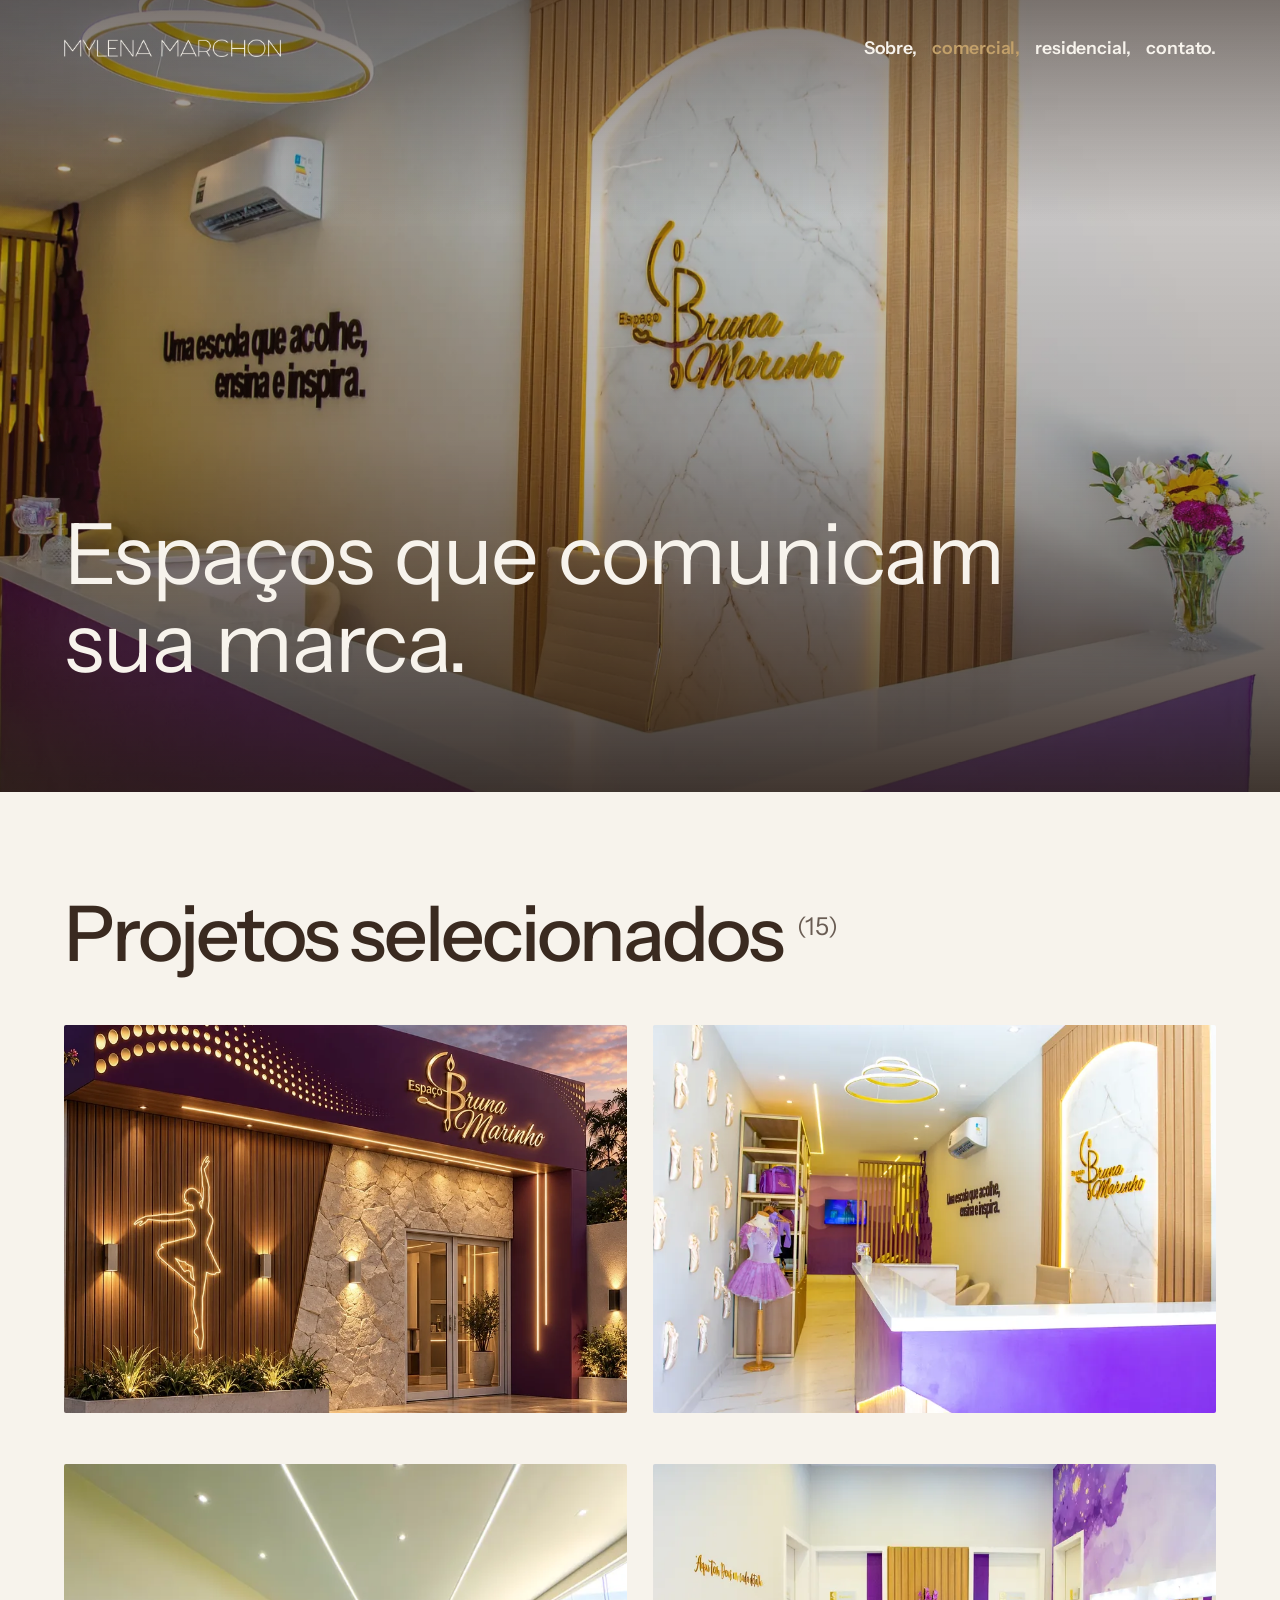
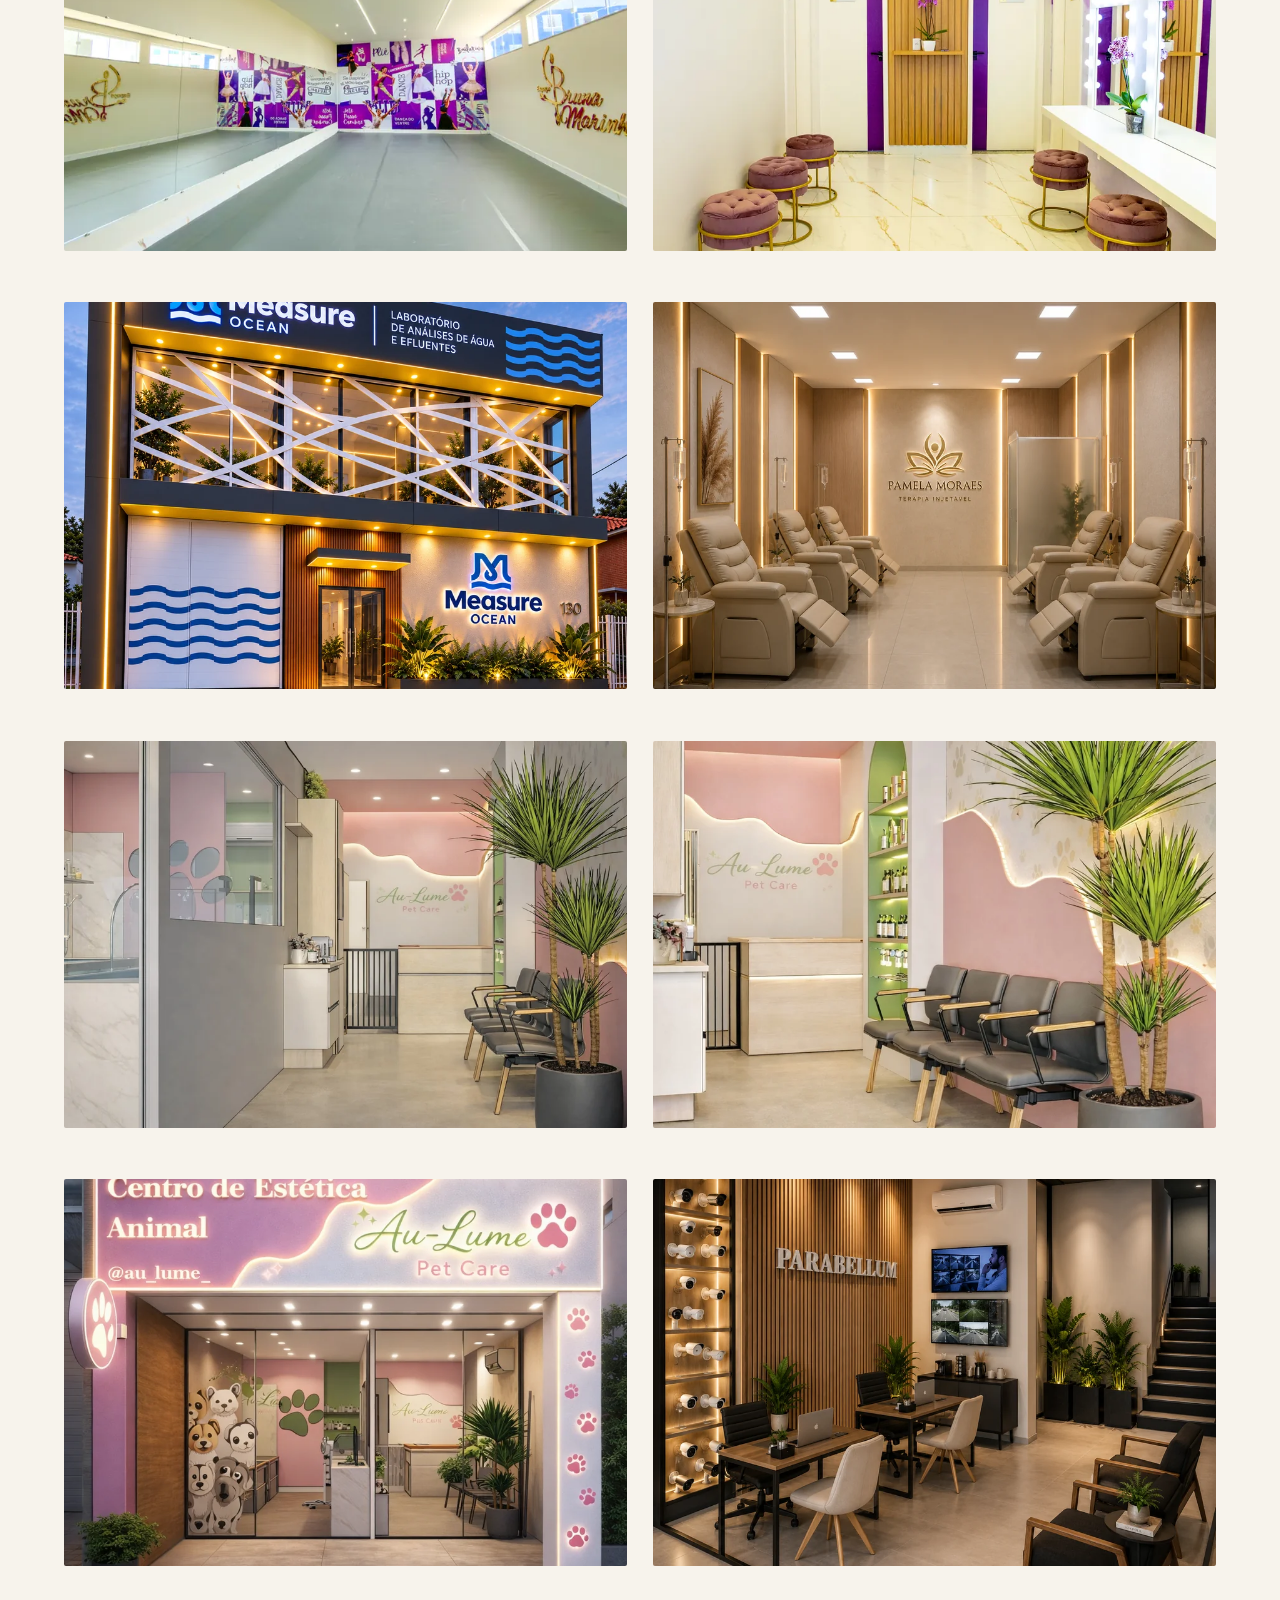
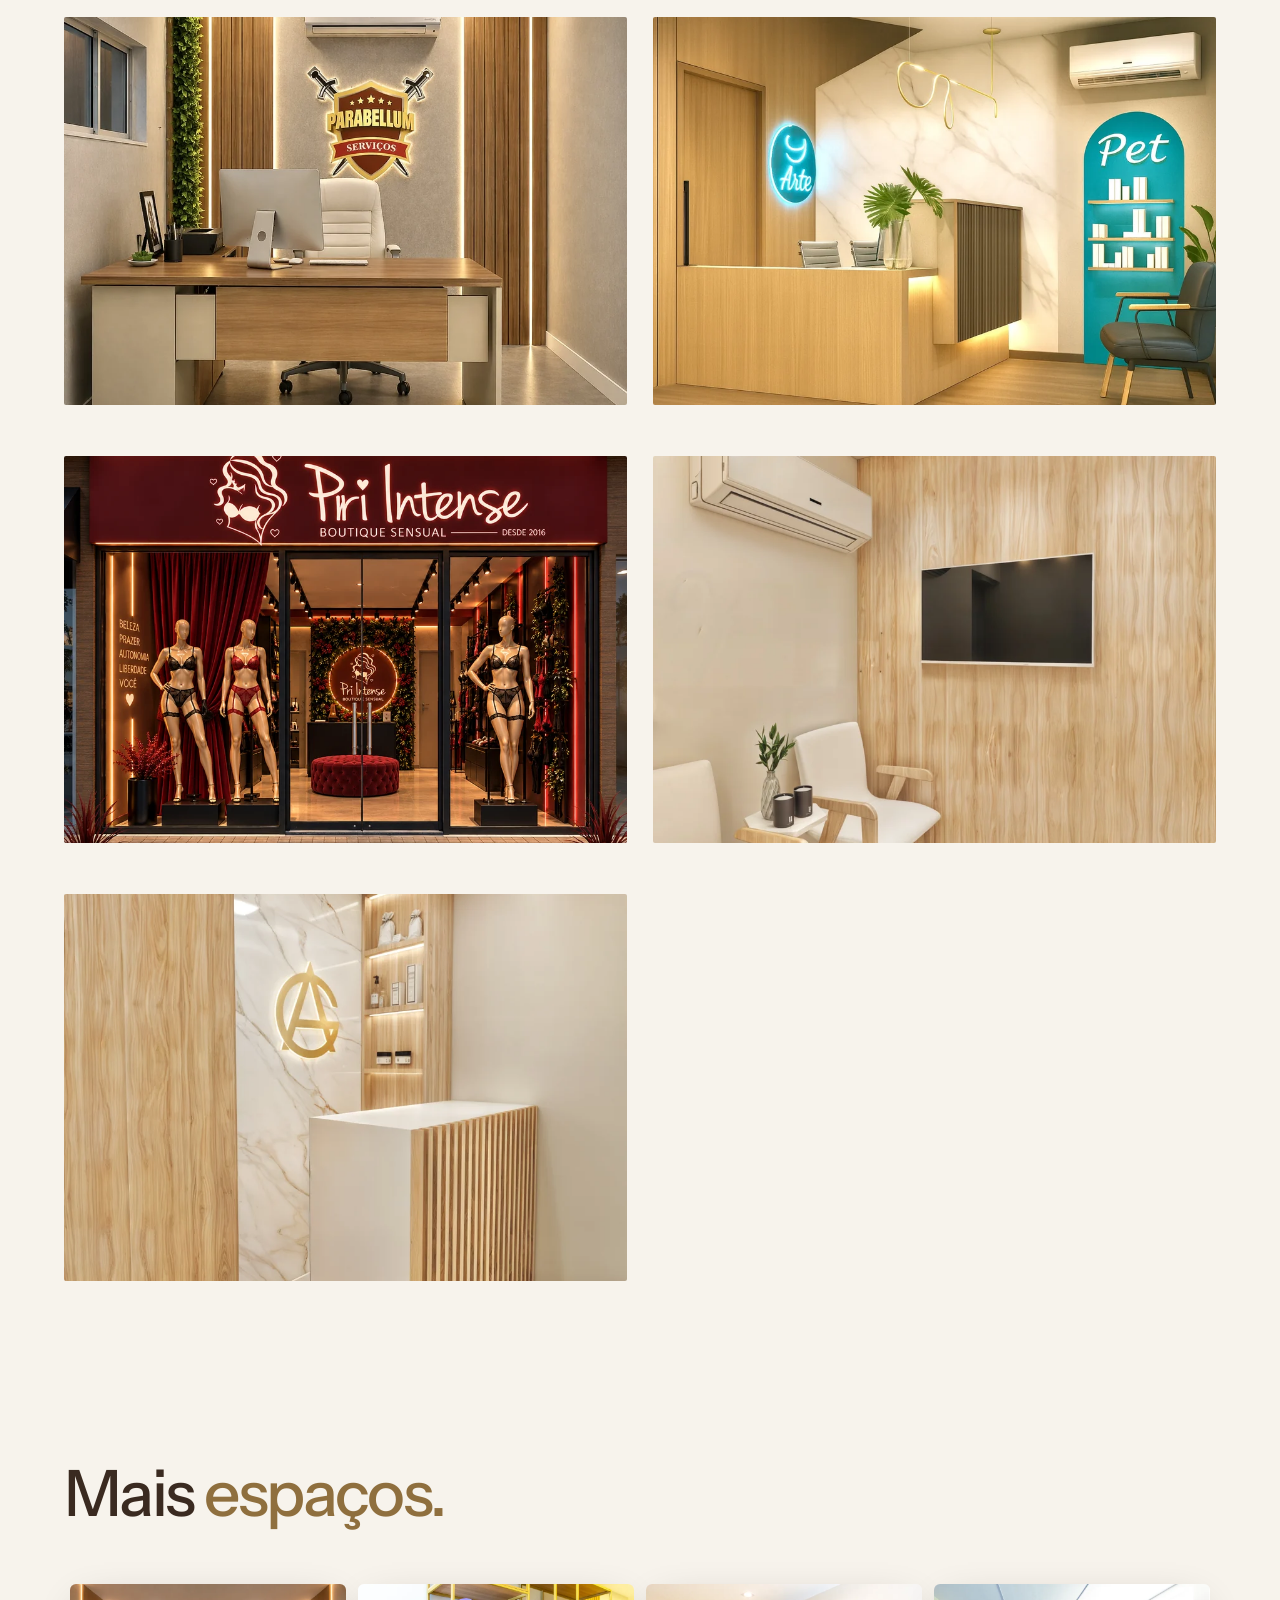
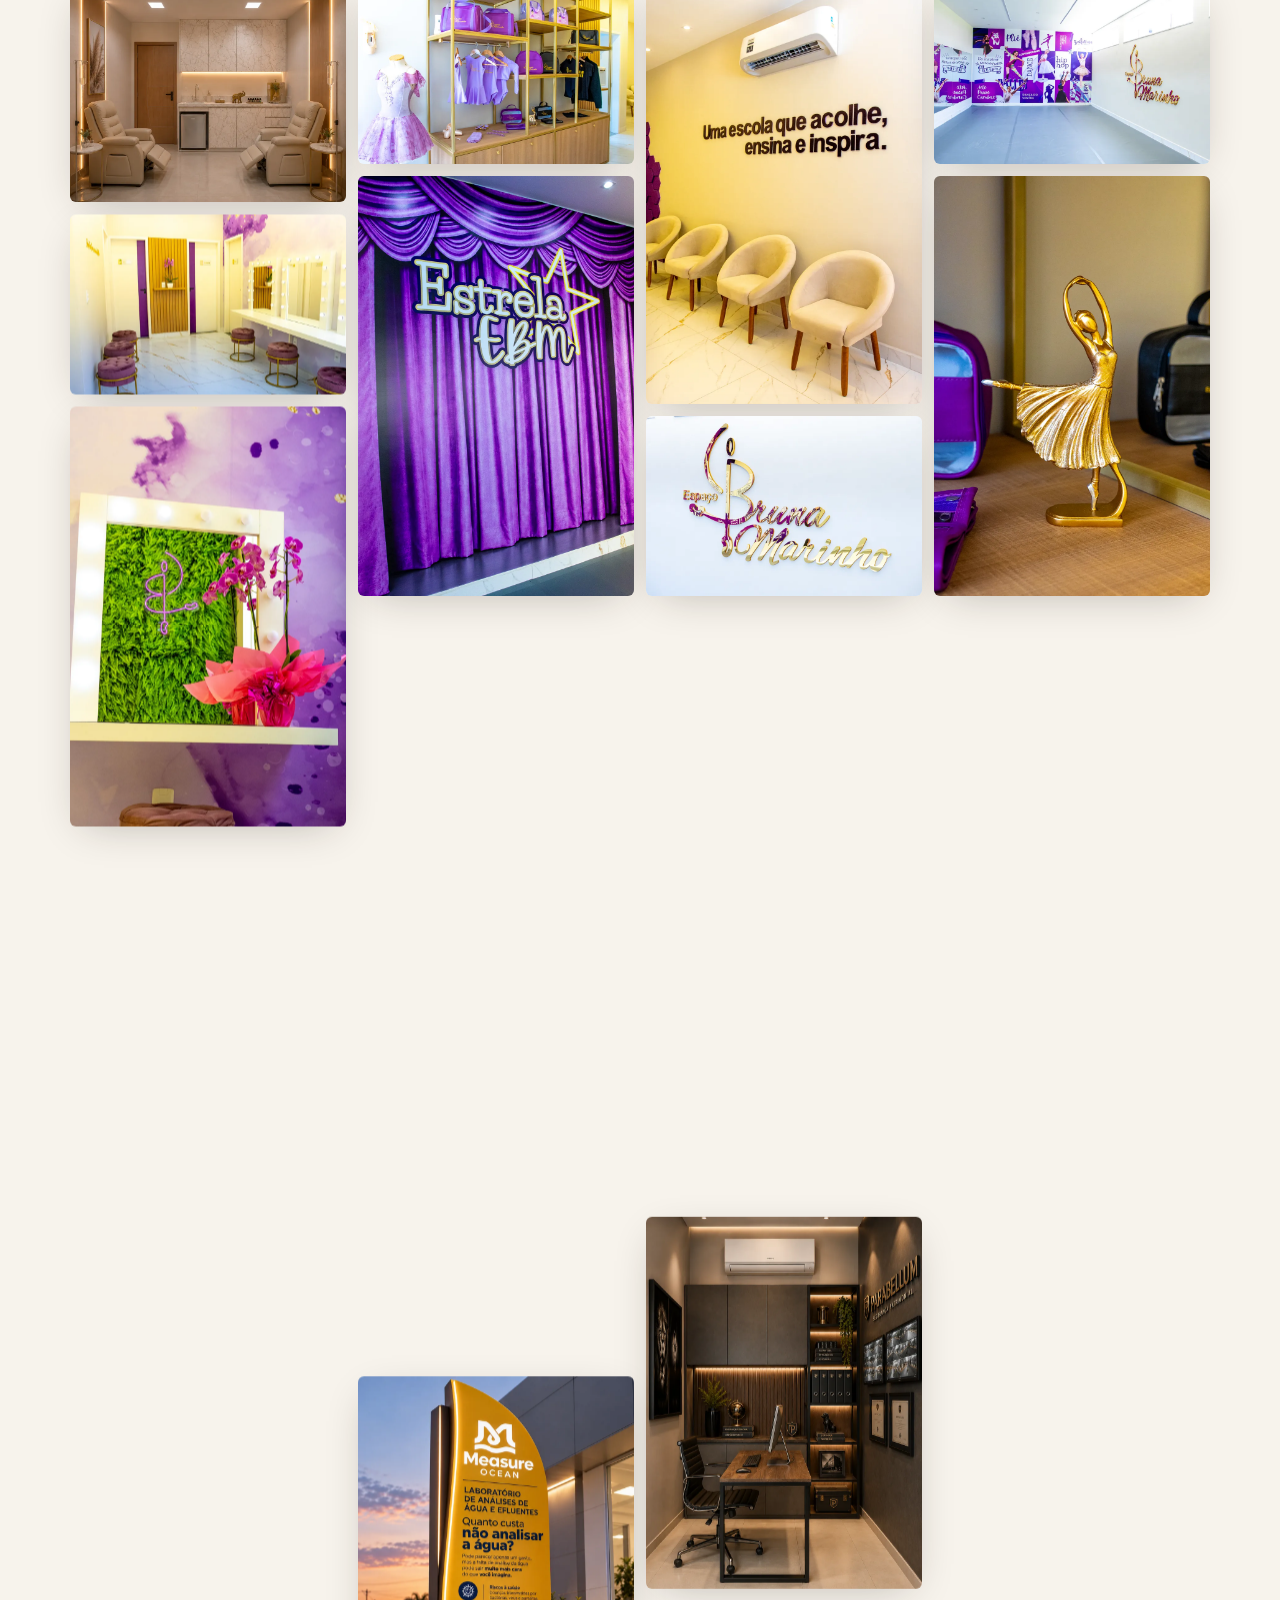
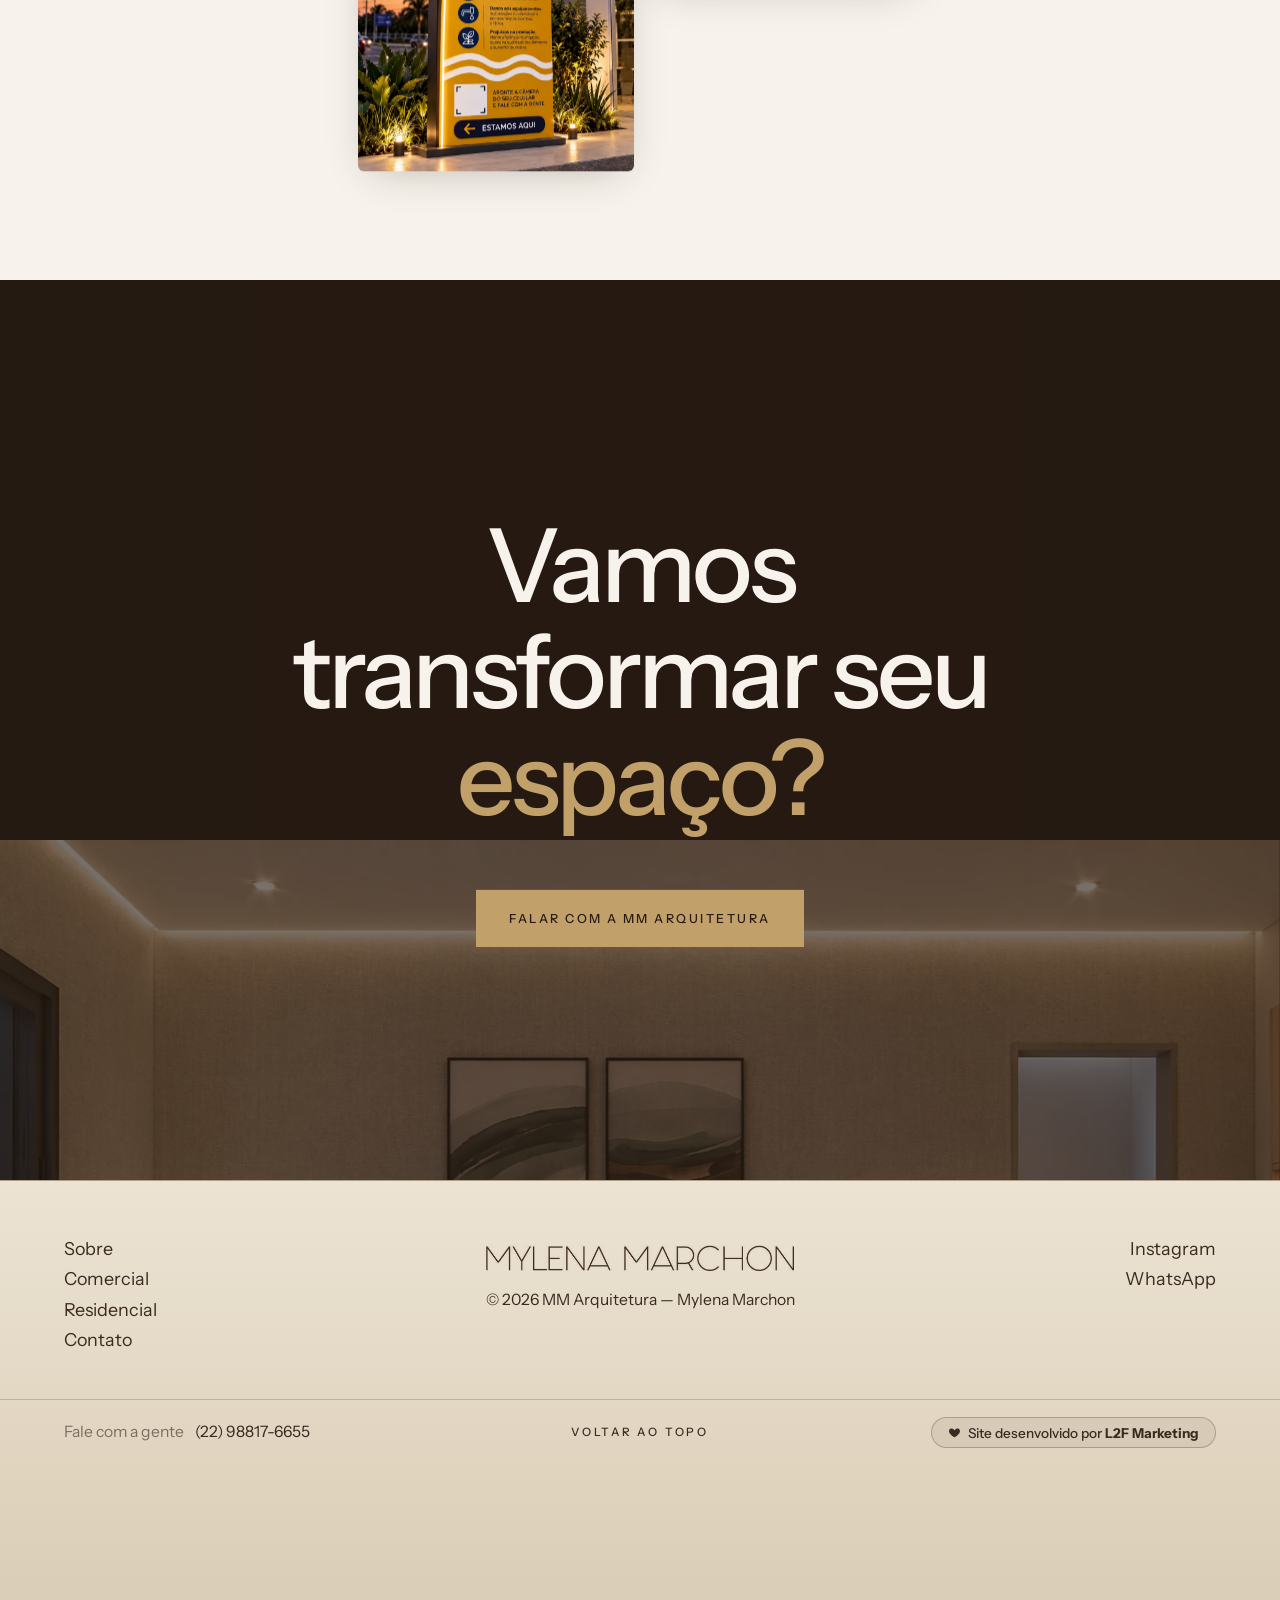
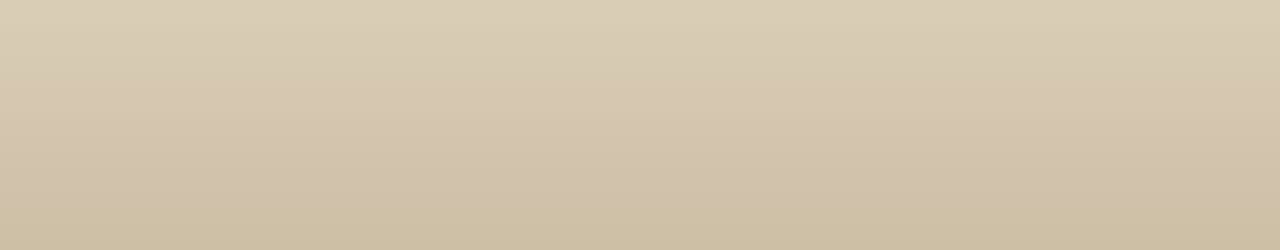
<file: comerciais.html>
<!doctype html>
<html lang="pt-BR">
<head>
  <meta charset="utf-8">
  <meta name="viewport" content="width=device-width, initial-scale=1, viewport-fit=cover">
  <title>Projetos Comerciais | MM Arquitetura</title>
  <meta name="description" content="Arquitetura comercial que posiciona marcas e cria experiências: clínicas, lojas, escolas, laboratórios e escritórios.">
  <meta name="theme-color" content="#3a2a20">
  <meta property="og:title" content="Projetos Comerciais | MM Arquitetura">
  <meta property="og:description" content="Arquitetura com propósito. Espaços que fazem sentido para quem vive e para quem escolhe estar neles.">
  <meta property="og:image" content="assets/img/bruna-rec-1800.webp">
  <meta property="og:type" content="website">
  <link rel="icon" href="assets/favicon.png">

  <link rel="preconnect" href="https://fonts.googleapis.com">
  <link rel="preconnect" href="https://fonts.gstatic.com" crossorigin>
  <link rel="stylesheet" href="https://fonts.googleapis.com/css2?family=Instrument+Sans:ital,wght@0,400;0,500;0,600;1,400;1,500&display=swap">
  <link rel="preload" as="image" href="assets/img/bruna-rec-1800.webp" imagesrcset="assets/img/bruna-rec-900.webp 900w, assets/img/bruna-rec-1800.webp 1800w, assets/img/bruna-rec-2560.webp 2560w" imagesizes="100vw" fetchpriority="high">
  <link rel="stylesheet" href="css/style.css">
  <script>document.documentElement.classList.add('js')</script>
</head>
<body>
  <a class="skip" href="#conteudo">Ir para o conteúdo</a>

  <header class="header">
    <a class="brand" href="index.html" aria-label="MM Arquitetura — início">
      <img class="brand__light" src="assets/logo-claro.png" alt="Mylena Marchon Arquitetura e Interiores" width="600" height="51">
      <img class="brand__dark" src="assets/logo-escuro.png" alt="" width="600" height="51">
    </a>
    <button class="burger" aria-label="Abrir menu" aria-expanded="false" aria-controls="menu"><span class="burger__label"><span>menu</span><span>fechar</span></span></button>
    <nav class="nav" id="menu" aria-label="Principal">
      <a href="index.html#sobre">Sobre</a>
      <a href="comerciais.html" aria-current="page">comercial</a>
      <a href="residenciais.html">residencial</a>
      <a href="https://wa.me/5522988176655?text=Quero%20iniciar%20meu%20projeto" target="_blank" rel="noopener">contato</a>
    </nav>
  </header>

  <main id="conteudo">
    <section class="hero hero--page" aria-label="Projetos Comerciais">
      <div class="hero__slide is-active"><img src="assets/img/bruna-rec-1800.webp" srcset="assets/img/bruna-rec-900.webp 900w, assets/img/bruna-rec-1800.webp 1800w, assets/img/bruna-rec-2560.webp 2560w" sizes="100vw" alt="Recepção do Espaço Bruna Marinho com balcão roxo, painel ripado e logo dourado" fetchpriority="high"></div>
      <div class="hero__shade"></div>
      <div class="hero__content">
        <h1 class="display h-xl">Espaços que <em>comunicam</em> sua marca.</h1>
      </div>
    </section>
    <section class="section section--light plist" aria-label="Projetos selecionados">
      <h2 class="display h-lg plist__title" data-reveal>Projetos selecionados <sup>(15)</sup></h2>
      <div class="plist__grid">
        <figure class="pitem" data-reveal>
          <div class="pitem__img"><img src="assets/img/com-bruna-1800.webp" srcset="assets/img/com-bruna-900.webp 900w, assets/img/com-bruna-1800.webp 1800w" sizes="(max-width:760px) 92vw, 46vw" width="1202" height="1199" alt="Fachada da escola de dança com ripado, pedra e letreiro dourado" decoding="async" draggable="false"></div>
        </figure>
        <figure class="pitem" data-reveal>
          <div class="pitem__img"><img src="assets/img/bruna-rec2-1800.webp" srcset="assets/img/bruna-rec2-900.webp 900w, assets/img/bruna-rec2-1800.webp 1800w" sizes="(max-width:760px) 92vw, 46vw" width="1800" height="1200" alt="Recepção da escola de dança com sapatilhas na parede e balcão roxo" decoding="async" draggable="false"></div>
        </figure>
        <figure class="pitem" data-reveal>
          <div class="pitem__img"><img src="assets/img/bruna-sala-1800.webp" srcset="assets/img/bruna-sala-900.webp 900w, assets/img/bruna-sala-1800.webp 1800w" sizes="(max-width:760px) 92vw, 46vw" width="1800" height="1012" alt="Sala de aula de dança com espelhos, linhas de luz e painel com a identidade da escola" decoding="async" loading="lazy" draggable="false"></div>
        </figure>
        <figure class="pitem" data-reveal>
          <div class="pitem__img"><img src="assets/img/bruna-camarim-1800.webp" srcset="assets/img/bruna-camarim-900.webp 900w, assets/img/bruna-camarim-1800.webp 1800w" sizes="(max-width:760px) 92vw, 46vw" width="1800" height="1200" alt="Camarim com espelhos camarim, puffs rosados e painel ripado" decoding="async" loading="lazy" draggable="false"></div>
        </figure>
        <figure class="pitem" data-reveal>
          <div class="pitem__img"><img src="assets/img/com-measure-1800.webp" srcset="assets/img/com-measure-900.webp 900w, assets/img/com-measure-1800.webp 1800w" sizes="(max-width:760px) 92vw, 46vw" width="1312" height="1199" alt="Fachada do laboratório Measure Ocean em azul e dourado" decoding="async" loading="lazy" draggable="false"></div>
        </figure>
        <figure class="pitem" data-reveal>
          <div class="pitem__img"><img src="assets/img/com-pamela-1800.webp" srcset="assets/img/com-pamela-900.webp 900w, assets/img/com-pamela-1800.webp 1800w" sizes="(max-width:760px) 92vw, 46vw" width="1448" height="1086" alt="Sala de procedimentos com poltronas e iluminação acolhedora" decoding="async" loading="lazy" draggable="false"></div>
        </figure>
        <figure class="pitem" data-reveal>
          <div class="pitem__img"><img src="assets/img/com-aulume2-1800.webp" srcset="assets/img/com-aulume2-900.webp 900w, assets/img/com-aulume2-1800.webp 1800w" sizes="(max-width:760px) 92vw, 46vw" width="1536" height="1024" alt="Recepção do pet care em tons rosa e verde" decoding="async" loading="lazy" draggable="false"></div>
        </figure>
        <figure class="pitem" data-reveal>
          <div class="pitem__img"><img src="assets/img/com-aulume-1800.webp" srcset="assets/img/com-aulume-900.webp 900w, assets/img/com-aulume-1800.webp 1800w" sizes="(max-width:760px) 92vw, 46vw" width="1024" height="1024" alt="Recepção com vegetação e poltronas" decoding="async" loading="lazy" draggable="false"></div>
        </figure>
        <figure class="pitem" data-reveal>
          <div class="pitem__img"><img src="assets/img/com-aulume3-1800.webp" srcset="assets/img/com-aulume3-900.webp 900w, assets/img/com-aulume3-1800.webp 1800w" sizes="(max-width:760px) 92vw, 46vw" width="1024" height="1024" alt="Fachada do Au Lume Pet Care com letreiro iluminado" decoding="async" loading="lazy" draggable="false"></div>
        </figure>
        <figure class="pitem" data-reveal>
          <div class="pitem__img"><img src="assets/img/com-parab2-1800.webp" srcset="assets/img/com-parab2-900.webp 900w, assets/img/com-parab2-1800.webp 1800w" sizes="(max-width:760px) 92vw, 46vw" width="1377" height="1142" alt="Sala de reunião com vegetação e iluminação linear" decoding="async" loading="lazy" draggable="false"></div>
        </figure>
        <figure class="pitem" data-reveal>
          <div class="pitem__img"><img src="assets/img/com-parab-1800.webp" srcset="assets/img/com-parab-900.webp 900w, assets/img/com-parab-1800.webp 1800w" sizes="(max-width:760px) 92vw, 46vw" width="1285" height="1223" alt="Escritório com a identidade da marca" decoding="async" loading="lazy" draggable="false"></div>
        </figure>
        <figure class="pitem" data-reveal>
          <div class="pitem__img"><img src="assets/img/com-farm-1800.webp" srcset="assets/img/com-farm-900.webp 900w, assets/img/com-farm-1800.webp 1800w" sizes="(max-width:760px) 92vw, 46vw" width="1536" height="1024" alt="Farmácia de manipulação com balcão em madeira" decoding="async" loading="lazy" draggable="false"></div>
        </figure>
        <figure class="pitem" data-reveal>
          <div class="pitem__img"><img src="assets/img/com-pri-1800.webp" srcset="assets/img/com-pri-900.webp 900w, assets/img/com-pri-1800.webp 1800w" sizes="(max-width:760px) 92vw, 46vw" width="1323" height="1189" alt="Fachada da boutique sensual com cortinas e vitrine" decoding="async" loading="lazy" draggable="false"></div>
        </figure>
        <figure class="pitem" data-reveal>
          <div class="pitem__img"><img src="assets/img/com-alice-1800.webp" srcset="assets/img/com-alice-900.webp 900w, assets/img/com-alice-1800.webp 1800w" sizes="(max-width:760px) 92vw, 46vw" width="1800" height="1800" alt="Recepção de clínica com painel em madeira e letreiro dourado" decoding="async" loading="lazy" draggable="false"></div>
        </figure>
        <figure class="pitem" data-reveal>
          <div class="pitem__img"><img src="assets/img/com-alice2-1800.webp" srcset="assets/img/com-alice2-900.webp 900w, assets/img/com-alice2-1800.webp 1800w" sizes="(max-width:760px) 92vw, 46vw" width="1800" height="1800" alt="Balcão de atendimento com mármore e ripado" decoding="async" loading="lazy" draggable="false"></div>
        </figure>
      </div>
    </section>

    <section class="section section--light gallery" aria-label="Galeria de fotos">
      <div class="gallery__head">
        <h2 class="display h-lg" data-reveal style="--d:.08s">Mais <em>espaços.</em></h2>
      </div>
      <div class="masonry" data-masonry>
        <a class="masonry__item" href="assets/img/gc01-1800.webp" data-w="1402" data-h="1122" aria-label="Ampliar foto 1"><span class="masonry__enter"><span class="masonry__img"><img src="assets/img/gc01-900.webp" width="1402" height="1122" alt="Espaço comercial projetado pela MM Arquitetura" loading="lazy" draggable="false"></span></span></a>
        <a class="masonry__item" href="assets/img/bruna-loja-1800.webp" data-w="1800" data-h="1200" aria-label="Ampliar foto 2"><span class="masonry__enter"><span class="masonry__img"><img src="assets/img/bruna-loja-900.webp" width="1800" height="1200" alt="Loja do Espaço Bruna Marinho com estante dourada, collants e bolsas da marca" loading="lazy" draggable="false"></span></span></a>
        <a class="masonry__item" href="assets/img/bruna-espera-1800.webp" data-w="1200" data-h="1800" aria-label="Ampliar foto 3"><span class="masonry__enter"><span class="masonry__img"><img src="assets/img/bruna-espera-900.webp" width="1200" height="1800" alt="Área de espera com poltronas e a frase “Uma escola que acolhe, ensina e inspira”" loading="lazy" draggable="false"></span></span></a>
        <a class="masonry__item" href="assets/img/bruna-sala2-1800.webp" data-w="1800" data-h="1200" aria-label="Ampliar foto 4"><span class="masonry__enter"><span class="masonry__img"><img src="assets/img/bruna-sala2-900.webp" width="1800" height="1200" alt="Sala de aula de dança com painel de estilos e logo dourado" loading="lazy" draggable="false"></span></span></a>
        <a class="masonry__item" href="assets/img/bruna-palco-1800.webp" data-w="1200" data-h="1800" aria-label="Ampliar foto 5"><span class="masonry__enter"><span class="masonry__img"><img src="assets/img/bruna-palco-900.webp" width="1200" height="1800" alt="Painel “Estrela EBM” com cortina de palco roxa" loading="lazy" draggable="false"></span></span></a>
        <a class="masonry__item" href="assets/img/bruna-bailarina-1800.webp" data-w="1200" data-h="1800" aria-label="Ampliar foto 6"><span class="masonry__enter"><span class="masonry__img"><img src="assets/img/bruna-bailarina-900.webp" width="1200" height="1800" alt="Escultura dourada de bailarina na loja da escola" loading="lazy" draggable="false"></span></span></a>
        <a class="masonry__item" href="assets/img/bruna-camarim2-1800.webp" data-w="1800" data-h="1200" aria-label="Ampliar foto 7"><span class="masonry__enter"><span class="masonry__img"><img src="assets/img/bruna-camarim2-900.webp" width="1800" height="1200" alt="Camarim com puffs, espelhos iluminados e painel ripado" loading="lazy" draggable="false"></span></span></a>
        <a class="masonry__item" href="assets/img/bruna-espelho-1800.webp" data-w="1200" data-h="1800" aria-label="Ampliar foto 8"><span class="masonry__enter"><span class="masonry__img"><img src="assets/img/bruna-espelho-900.webp" width="1200" height="1800" alt="Espelho camarim com jardim vertical e logo da escola" loading="lazy" draggable="false"></span></span></a>
        <a class="masonry__item" href="assets/img/bruna-logo-1800.webp" data-w="1800" data-h="1200" aria-label="Ampliar foto 9"><span class="masonry__enter"><span class="masonry__img"><img src="assets/img/bruna-logo-900.webp" width="1800" height="1200" alt="Logo em letras douradas do Espaço Bruna Marinho" loading="lazy" draggable="false"></span></span></a>
        <a class="masonry__item" href="assets/img/gc07-1800.webp" data-w="1536" data-h="1024" aria-label="Ampliar foto 10"><span class="masonry__enter"><span class="masonry__img"><img src="assets/img/gc07-900.webp" width="1536" height="1024" alt="Espaço comercial projetado pela MM Arquitetura" loading="lazy" draggable="false"></span></span></a>
        <a class="masonry__item" href="assets/img/gc08-1800.webp" data-w="1024" data-h="1024" aria-label="Ampliar foto 11"><span class="masonry__enter"><span class="masonry__img"><img src="assets/img/gc08-900.webp" width="1024" height="1024" alt="Espaço comercial projetado pela MM Arquitetura" loading="lazy" draggable="false"></span></span></a>
        <a class="masonry__item" href="assets/img/gc09-1800.webp" data-w="1024" data-h="1024" aria-label="Ampliar foto 12"><span class="masonry__enter"><span class="masonry__img"><img src="assets/img/gc09-900.webp" width="1024" height="1024" alt="Espaço comercial projetado pela MM Arquitetura" loading="lazy" draggable="false"></span></span></a>
        <a class="masonry__item" href="assets/img/gc10-1800.webp" data-w="1022" data-h="1023" aria-label="Ampliar foto 13"><span class="masonry__enter"><span class="masonry__img"><img src="assets/img/gc10-900.webp" width="1022" height="1023" alt="Espaço comercial projetado pela MM Arquitetura" loading="lazy" draggable="false"></span></span></a>
        <a class="masonry__item" href="assets/img/gc11-1800.webp" data-w="1024" data-h="1536" aria-label="Ampliar foto 14"><span class="masonry__enter"><span class="masonry__img"><img src="assets/img/gc11-900.webp" width="1024" height="1536" alt="Espaço comercial projetado pela MM Arquitetura" loading="lazy" draggable="false"></span></span></a>
        <a class="masonry__item" href="assets/img/gc12-1800.webp" data-w="870" data-h="969" aria-label="Ampliar foto 15"><span class="masonry__enter"><span class="masonry__img"><img src="assets/img/gc12-900.webp" width="870" height="969" alt="Espaço comercial projetado pela MM Arquitetura" loading="lazy" draggable="false"></span></span></a>
        <a class="masonry__item" href="assets/img/gc13-1800.webp" data-w="1920" data-h="1920" aria-label="Ampliar foto 16"><span class="masonry__enter"><span class="masonry__img"><img src="assets/img/gc13-900.webp" width="1920" height="1920" alt="Espaço comercial projetado pela MM Arquitetura" loading="lazy" draggable="false"></span></span></a>
        <a class="masonry__item" href="assets/img/gc14-1800.webp" data-w="2048" data-h="2048" aria-label="Ampliar foto 17"><span class="masonry__enter"><span class="masonry__img"><img src="assets/img/gc14-900.webp" width="2048" height="2048" alt="Espaço comercial projetado pela MM Arquitetura" loading="lazy" draggable="false"></span></span></a>
        <a class="masonry__item" href="assets/img/gc15-1800.webp" data-w="1295" data-h="1213" aria-label="Ampliar foto 18"><span class="masonry__enter"><span class="masonry__img"><img src="assets/img/gc15-900.webp" width="1295" height="1213" alt="Espaço comercial projetado pela MM Arquitetura" loading="lazy" draggable="false"></span></span></a>
        <a class="masonry__item" href="assets/img/gc16-1800.webp" data-w="1086" data-h="1448" aria-label="Ampliar foto 19"><span class="masonry__enter"><span class="masonry__img"><img src="assets/img/gc16-900.webp" width="1086" height="1448" alt="Espaço comercial projetado pela MM Arquitetura" loading="lazy" draggable="false"></span></span></a>
        <a class="masonry__item" href="assets/img/gc17-1800.webp" data-w="1390" data-h="1132" aria-label="Ampliar foto 20"><span class="masonry__enter"><span class="masonry__img"><img src="assets/img/gc17-900.webp" width="1390" height="1132" alt="Espaço comercial projetado pela MM Arquitetura" loading="lazy" draggable="false"></span></span></a>
        <a class="masonry__item" href="assets/img/gc18-1800.webp" data-w="1055" data-h="1491" aria-label="Ampliar foto 21"><span class="masonry__enter"><span class="masonry__img"><img src="assets/img/gc18-900.webp" width="1055" height="1491" alt="Espaço comercial projetado pela MM Arquitetura" loading="lazy" draggable="false"></span></span></a>
      </div>
    </section>

    <section class="frame frame--center on-dark" aria-label="Contato">
      <div class="frame__media"><img src="assets/img/res-sala1-1800.webp" srcset="assets/img/res-sala1-900.webp 900w, assets/img/res-sala1-1800.webp 1800w" sizes="100vw" alt="" loading="lazy"></div>
      <div class="frame__body">
        <h2 class="display h-xl" data-reveal style="--d:.08s">Vamos transformar seu <em>espaço?</em></h2>
        <a class="btn" data-reveal style="--d:.16s" href="https://wa.me/5522988176655?text=Quero%20iniciar%20meu%20projeto" target="_blank" rel="noopener">Falar com a MM Arquitetura</a>
      </div>
    </section>
  </main>

  <footer class="foot" id="rodape">
    <div class="foot__inner">
      <nav class="foot__nav" aria-label="Rodapé">
        <a href="index.html#sobre">Sobre</a>
        <a href="comerciais.html">Comercial</a>
        <a href="residenciais.html">Residencial</a>
        <a href="https://wa.me/5522988176655?text=Quero%20iniciar%20meu%20projeto" target="_blank" rel="noopener">Contato</a>
      </nav>
      <div class="foot__brand">
        <img src="assets/logo-escuro.png" alt="Mylena Marchon Arquitetura e Interiores" width="600" height="51" loading="lazy">
        <p>© 2026 MM Arquitetura — Mylena Marchon</p>
      </div>
      <nav class="foot__social" aria-label="Redes">
        <a href="https://instagram.com/arq.mylenamarcho" target="_blank" rel="noopener">Instagram</a>
        <a href="https://wa.me/5522988176655" target="_blank" rel="noopener">WhatsApp</a>
      </nav>
    </div>
    <div class="foot__bar">
      <p class="foot__call"><span>Fale com a gente</span> <a href="https://wa.me/5522988176655" target="_blank" rel="noopener">(22) 98817-6655</a></p>
      <a class="foot__top" href="#">Voltar ao topo</a>
      <a class="footer-credit-link" href="https://l2fmarketing.com.br/" target="_blank" rel="noopener"><svg aria-hidden="true" focusable="false" viewBox="0 0 24 24" fill="currentColor"><path d="M12 21s-7.5-4.6-9.6-9.2C.8 8.3 2.7 4.5 6.4 4.5c2.1 0 3.8 1.1 5.6 3.2 1.8-2.1 3.5-3.2 5.6-3.2 3.7 0 5.6 3.8 4 7.3C19.5 16.4 12 21 12 21z"/></svg><span>Site desenvolvido por <strong>L2F Marketing</strong></span></a>
    </div>
    <div class="foot__sketch" data-sketch><svg class="sk" viewBox="0 0 1900 520" preserveAspectRatio="xMidYMax slice" aria-hidden="true" focusable="false"><path class="s" pathLength="1" style="--d:0.00s" d="M0 460 C180 448 420 464 700 454 S1180 446 1440 458 S1760 450 1900 456"/><path class="l" pathLength="1" style="--d:0.03s" d="M0 478 C260 468 560 482 900 472 S1500 478 1900 470"/><path class="s" pathLength="1" style="--d:0.05s" d="M331.4 167.9 Q554.8 162.2 780.0 156.3"/><path class="s" pathLength="1" style="--d:0.08s" d="M326.4 182.9 Q554.7 176.0 784.7 169.4"/><path class="s" pathLength="1" style="--d:0.10s" d="M786.6 168.5 Q786.4 178.2 791.5 185.5"/><path class="s" pathLength="1" style="--d:0.13s" d="M324.9 180.4 Q328.6 175.5 330.1 166.6"/><path class="s" pathLength="1" style="--d:0.16s" d="M370.5 181.9 Q370.8 316.0 371.8 453.1"/><path class="s" pathLength="1" style="--d:0.18s" d="M752.0 182.5 Q752.1 317.6 751.9 451.3"/><path class="l" pathLength="1" style="--d:0.21s" d="M373.1 232.7 Q564.0 230.0 751.4 223.1"/><path class="s" pathLength="1" style="--d:0.23s" d="M419.4 194.8 L700.7 189.7 L701.0 219.7 L421.3 227.0 L418.6 195.2"/><path class="l" pathLength="1" style="--d:0.26s" d="M471.0 196.8 Q471.6 210.4 469.1 224.3"/><path class="l" pathLength="1" style="--d:0.29s" d="M519.2 196.7 Q521.1 209.6 520.9 224.5"/><path class="l" pathLength="1" style="--d:0.31s" d="M569.2 196.1 Q568.5 209.5 570.6 223.4"/><path class="l" pathLength="1" style="--d:0.34s" d="M619.4 197.5 Q620.2 210.3 619.3 224.3"/><path class="l" pathLength="1" style="--d:0.37s" d="M664.4 196.5 Q663.5 210.2 665.9 224.6"/><path class="h" pathLength="1" style="--d:0.39s" d="M429.4 223.8 Q440.6 211.3 452.7 197.3"/><path class="h" pathLength="1" style="--d:0.42s" d="M459.4 223.5 Q470.2 211.5 482.5 196.7"/><path class="h" pathLength="1" style="--d:0.44s" d="M489.2 224.2 Q500.6 209.6 511.5 197.2"/><path class="h" pathLength="1" style="--d:0.47s" d="M520.9 224.0 Q530.7 210.4 542.1 197.7"/><path class="h" pathLength="1" style="--d:0.50s" d="M550.8 224.6 Q560.4 209.8 571.5 196.4"/><path class="h" pathLength="1" style="--d:0.52s" d="M579.4 224.9 Q591.5 211.4 602.8 197.2"/><path class="h" pathLength="1" style="--d:0.55s" d="M609.1 224.9 Q620.8 209.7 631.5 197.4"/><path class="h" pathLength="1" style="--d:0.57s" d="M640.2 223.6 Q650.5 211.1 661.4 197.4"/><path class="h" pathLength="1" style="--d:0.60s" d="M670.1 224.7 Q680.1 210.0 692.2 196.6"/><path class="s" pathLength="1" style="--d:0.63s" d="M411.2 261.2 L714.6 255.4 L715.8 442.8 L409.1 443.6 L410.2 261.0"/><path class="l" pathLength="1" style="--d:0.65s" d="M463.0 260.3 Q461.4 353.6 462.4 444.2"/><path class="l" pathLength="1" style="--d:0.68s" d="M513.0 260.8 Q512.6 350.1 514.4 444.9"/><path class="l" pathLength="1" style="--d:0.70s" d="M566.0 260.5 Q564.1 352.5 565.6 445.0"/><path class="l" pathLength="1" style="--d:0.73s" d="M618.5 260.8 Q616.3 352.2 618.5 444.4"/><path class="l" pathLength="1" style="--d:0.76s" d="M667.7 260.4 Q669.2 353.7 668.8 444.7"/><path class="l" pathLength="1" style="--d:0.78s" d="M411.2 332.2 Q562.7 330.2 716.4 325.6"/><path class="h" pathLength="1" style="--d:0.81s" d="M419.2 332.3 Q429.2 300.2 439.0 268.8"/><path class="h" pathLength="1" style="--d:0.83s" d="M442.5 332.2 Q451.5 299.8 459.9 268.7"/><path class="h" pathLength="1" style="--d:0.86s" d="M463.1 332.2 Q472.2 300.5 482.0 267.5"/><path class="h" pathLength="1" style="--d:0.89s" d="M486.2 332.8 Q495.4 300.0 503.5 267.0"/><path class="h" pathLength="1" style="--d:0.91s" d="M507.4 331.3 Q516.6 300.4 526.8 268.3"/><path class="h" pathLength="1" style="--d:0.94s" d="M529.7 332.3 Q538.9 300.8 547.4 267.9"/><path class="h" pathLength="1" style="--d:0.97s" d="M552.8 331.8 Q561.6 300.8 570.2 267.6"/><path class="h" pathLength="1" style="--d:0.99s" d="M574.7 332.7 Q582.3 300.0 592.4 268.9"/><path class="h" pathLength="1" style="--d:1.02s" d="M595.9 331.6 Q604.6 299.3 613.4 267.8"/><path class="h" pathLength="1" style="--d:1.04s" d="M617.6 332.7 Q627.3 300.0 637.0 267.9"/><path class="h" pathLength="1" style="--d:1.07s" d="M640.7 331.1 Q648.1 299.1 658.4 268.1"/><path class="h" pathLength="1" style="--d:1.10s" d="M661.0 331.3 Q670.6 300.6 679.9 267.0"/><path class="h" pathLength="1" style="--d:1.12s" d="M683.3 331.1 Q693.7 299.5 702.3 267.9"/><path class="h" pathLength="1" style="--d:1.15s" d="M706.6 332.9 Q715.3 300.3 724.4 267.4"/><path class="h" pathLength="1" style="--d:1.17s" d="M419.0 441.9 Q432.0 390.4 444.4 339.4"/><path class="h" pathLength="1" style="--d:1.20s" d="M458.4 442.0 Q469.5 390.7 482.2 340.5"/><path class="h" pathLength="1" style="--d:1.23s" d="M496.8 441.2 Q507.8 391.6 520.9 340.4"/><path class="h" pathLength="1" style="--d:1.25s" d="M534.3 442.8 Q545.3 390.9 557.8 340.1"/><path class="h" pathLength="1" style="--d:1.28s" d="M572.9 441.9 Q584.8 391.6 596.3 339.4"/><path class="h" pathLength="1" style="--d:1.30s" d="M610.3 442.4 Q622.4 391.6 633.4 340.8"/><path class="h" pathLength="1" style="--d:1.33s" d="M648.1 442.6 Q661.0 392.0 671.6 340.8"/><path class="h" pathLength="1" style="--d:1.36s" d="M685.2 441.9 Q698.7 390.7 710.1 340.5"/><path class="s" pathLength="1" style="--d:1.38s" d="M724.0 298.7 L744.9 296.8 L744.8 445.1 L723.5 446.8 L723.0 299.0"/><path class="l" pathLength="1" style="--d:1.41s" d="M738.4 372.2 Q738.1 382.9 738.5 392.0"/><path class="s" pathLength="1" style="--d:1.43s" d="M751.1 290.1 Q967.8 283.3 1179.3 280.7"/><path class="l" pathLength="1" style="--d:1.46s" d="M753.1 304.2 Q964.6 299.1 1175.4 293.6"/><path class="s" pathLength="1" style="--d:1.49s" d="M791.1 293.5 Q792.3 370.8 791.5 452.2"/><path class="s" pathLength="1" style="--d:1.51s" d="M880.3 290.5 Q879.5 372.0 880.3 452.1"/><path class="s" pathLength="1" style="--d:1.54s" d="M970.0 292.6 Q971.0 372.3 968.2 452.1"/><path class="s" pathLength="1" style="--d:1.57s" d="M1059.3 291.9 Q1061.7 373.7 1058.5 451.8"/><path class="s" pathLength="1" style="--d:1.59s" d="M1149.4 291.0 Q1152.2 371.9 1151.6 453.4"/><path class="l" pathLength="1" style="--d:1.62s" d="M765.2 283.5 Q767.6 276.3 769.6 268.3"/><path class="l" pathLength="1" style="--d:1.64s" d="M785.2 282.9 Q786.8 275.4 789.4 266.9"/><path class="l" pathLength="1" style="--d:1.67s" d="M803.5 283.1 Q806.0 274.8 807.9 266.9"/><path class="l" pathLength="1" style="--d:1.70s" d="M822.5 282.2 Q824.9 274.7 827.2 266.9"/><path class="l" pathLength="1" style="--d:1.72s" d="M842.2 282.8 Q844.0 274.6 845.6 266.6"/><path class="l" pathLength="1" style="--d:1.75s" d="M860.7 281.5 Q863.4 274.2 865.7 265.3"/><path class="l" pathLength="1" style="--d:1.77s" d="M879.4 280.9 Q882.6 273.8 884.4 264.9"/><path class="l" pathLength="1" style="--d:1.80s" d="M898.9 281.3 Q900.5 273.2 902.4 264.7"/><path class="l" pathLength="1" style="--d:1.83s" d="M917.5 280.7 Q920.2 271.8 922.7 265.1"/><path class="l" pathLength="1" style="--d:1.85s" d="M937.4 280.0 Q938.5 272.0 941.3 263.5"/><path class="l" pathLength="1" style="--d:1.88s" d="M955.3 279.6 Q957.5 271.0 960.0 263.6"/><path class="l" pathLength="1" style="--d:1.90s" d="M974.5 279.6 Q976.6 270.7 979.8 263.7"/><path class="l" pathLength="1" style="--d:1.93s" d="M994.7 278.5 Q995.5 270.1 998.4 262.3"/><path class="l" pathLength="1" style="--d:1.96s" d="M1012.9 278.3 Q1015.0 270.2 1016.2 262.5"/><path class="l" pathLength="1" style="--d:1.98s" d="M1031.9 278.1 Q1034.4 269.3 1035.8 261.2"/><path class="l" pathLength="1" style="--d:2.01s" d="M1050.2 277.9 Q1052.6 269.3 1055.5 261.6"/><path class="l" pathLength="1" style="--d:2.03s" d="M1069.8 277.0 Q1072.4 269.0 1074.0 261.6"/><path class="l" pathLength="1" style="--d:2.06s" d="M1089.7 276.7 Q1091.4 268.1 1093.4 260.9"/><path class="l" pathLength="1" style="--d:2.09s" d="M1108.6 276.2 Q1109.9 268.4 1112.4 260.3"/><path class="l" pathLength="1" style="--d:2.11s" d="M1126.3 275.2 Q1128.9 267.7 1131.0 258.7"/><path class="l" pathLength="1" style="--d:2.14s" d="M1146.2 274.6 Q1147.8 267.2 1150.7 259.3"/><path class="l" pathLength="1" style="--d:2.17s" d="M1165.1 274.6 Q1166.8 266.7 1168.8 259.3"/><path class="s" pathLength="1" style="--d:2.19s" d="M752.8 269.5 Q967.6 263.8 1180.5 258.4"/><path class="l" pathLength="1" style="--d:2.22s" d="M1180.7 451.3 L1199.7 460.7 L1329.1 459.7"/><path class="l" pathLength="1" style="--d:2.24s" d="M1187.3 454.2 Q1221.4 453.0 1260.0 455.5"/><path class="l" pathLength="1" style="--d:2.27s" d="M1192.4 459.0 Q1233.3 460.0 1272.6 458.3"/><path class="l" pathLength="1" style="--d:2.30s" d="M1199.4 460.9 Q1244.0 460.2 1287.9 460.9"/><path class="l" pathLength="1" style="--d:2.32s" d="M1202.6 467.4 Q1253.0 466.4 1301.7 466.1"/><path class="s" pathLength="1" style="--d:2.35s" d="M214 458 C217.6 358.0 235.6 283.0 232 208"/><path class="l" pathLength="1" style="--d:2.37s" d="M221 458 C224.6 358.0 242.6 283.0 237 212"/><path class="s" pathLength="1" style="--d:2.40s" d="M232 208 Q152.0 189.7 105.2 270.7"/><path class="l" pathLength="1" style="--d:2.43s" d="M232 210 Q160.0 199.7 101.2 276.7"/><path class="s" pathLength="1" style="--d:2.45s" d="M232 208 Q163.0 174.8 119.0 261.6"/><path class="l" pathLength="1" style="--d:2.48s" d="M232 210 Q169.9 184.8 115.0 267.6"/><path class="s" pathLength="1" style="--d:2.50s" d="M232 208 Q192.2 164.0 169.1 245.8"/><path class="l" pathLength="1" style="--d:2.53s" d="M232 210 Q196.2 174.0 165.1 251.8"/><path class="s" pathLength="1" style="--d:2.56s" d="M232 208 Q232.0 160.0 234.6 234.0"/><path class="l" pathLength="1" style="--d:2.58s" d="M232 210 Q232.0 170.0 230.6 240.0"/><path class="s" pathLength="1" style="--d:2.61s" d="M232 208 Q271.8 164.0 289.8 245.5"/><path class="l" pathLength="1" style="--d:2.63s" d="M232 210 Q267.8 174.0 285.8 251.5"/><path class="s" pathLength="1" style="--d:2.66s" d="M232 208 Q301.0 174.8 336.9 256.6"/><path class="l" pathLength="1" style="--d:2.69s" d="M232 210 Q294.1 184.8 332.9 262.6"/><path class="s" pathLength="1" style="--d:2.71s" d="M232 208 Q312.0 189.7 363.0 270.9"/><path class="l" pathLength="1" style="--d:2.74s" d="M232 210 Q304.0 199.7 359.0 276.9"/><path class="l" pathLength="1" style="--d:2.77s" d="M212.5 416.9 Q217.9 415.6 222.5 413.8"/><path class="l" pathLength="1" style="--d:2.79s" d="M213.0 375.2 Q217.9 373.6 221.7 372.7"/><path class="l" pathLength="1" style="--d:2.82s" d="M213.0 333.6 Q217.9 332.2 222.4 331.1"/><path class="l" pathLength="1" style="--d:2.84s" d="M212.9 291.0 Q217.1 290.5 221.5 289.4"/><path class="l" pathLength="1" style="--d:2.87s" d="M213.2 249.6 Q217.1 248.6 221.7 247.8"/><path class="s" pathLength="1" style="--d:2.90s" d="M1330 456 C1325.6 340.0 1303.6 253.0 1308 166"/><path class="l" pathLength="1" style="--d:2.92s" d="M1337 456 C1332.6 340.0 1310.6 253.0 1313 170"/><path class="s" pathLength="1" style="--d:2.95s" d="M1308 166 Q1215.2 147.6 1158.6 232.8"/><path class="l" pathLength="1" style="--d:2.97s" d="M1308 168 Q1224.5 157.6 1154.6 238.8"/><path class="s" pathLength="1" style="--d:3.00s" d="M1308 166 Q1228.0 130.4 1180.3 223.0"/><path class="l" pathLength="1" style="--d:3.03s" d="M1308 168 Q1236.0 140.4 1176.3 229.0"/><path class="s" pathLength="1" style="--d:3.05s" d="M1308 166 Q1261.9 117.8 1239.7 208.3"/><path class="l" pathLength="1" style="--d:3.08s" d="M1308 168 Q1266.5 127.8 1235.7 214.3"/><path class="s" pathLength="1" style="--d:3.10s" d="M1308 166 Q1308.0 113.2 1304.9 190.1"/><path class="l" pathLength="1" style="--d:3.13s" d="M1308 168 Q1308.0 123.2 1300.9 196.1"/><path class="s" pathLength="1" style="--d:3.16s" d="M1308 166 Q1354.1 117.8 1386.5 208.8"/><path class="l" pathLength="1" style="--d:3.18s" d="M1308 168 Q1349.5 127.8 1382.5 214.8"/><path class="s" pathLength="1" style="--d:3.21s" d="M1308 166 Q1388.0 130.4 1437.5 216.6"/><path class="l" pathLength="1" style="--d:3.23s" d="M1308 168 Q1380.0 140.4 1433.5 222.6"/><path class="s" pathLength="1" style="--d:3.26s" d="M1308 166 Q1400.8 147.6 1453.7 231.9"/><path class="l" pathLength="1" style="--d:3.29s" d="M1308 168 Q1391.5 157.6 1449.7 237.9"/><path class="l" pathLength="1" style="--d:3.31s" d="M1329.2 408.0 Q1333.6 406.8 1337.6 405.4"/><path class="l" pathLength="1" style="--d:3.34s" d="M1329.5 358.8 Q1334.0 358.7 1337.5 357.1"/><path class="l" pathLength="1" style="--d:3.37s" d="M1328.5 311.0 Q1333.4 310.1 1337.5 308.5"/><path class="l" pathLength="1" style="--d:3.39s" d="M1329.2 262.5 Q1333.7 261.7 1338.0 260.3"/><path class="l" pathLength="1" style="--d:3.42s" d="M1329.4 213.8 Q1333.3 213.6 1337.5 212.7"/><path class="s" pathLength="1" style="--d:3.44s" d="M1690 458 C1693.2 366.0 1709.2 297.0 1706 228"/><path class="l" pathLength="1" style="--d:3.47s" d="M1697 458 C1700.2 366.0 1716.2 297.0 1711 232"/><path class="s" pathLength="1" style="--d:3.50s" d="M1706 228 Q1632.4 209.7 1589.7 294.7"/><path class="l" pathLength="1" style="--d:3.52s" d="M1706 230 Q1639.8 219.7 1585.7 300.7"/><path class="s" pathLength="1" style="--d:3.55s" d="M1706 228 Q1642.5 196.0 1601.0 279.2"/><path class="l" pathLength="1" style="--d:3.57s" d="M1706 230 Q1648.9 206.0 1597.0 285.2"/><path class="s" pathLength="1" style="--d:3.60s" d="M1706 228 Q1669.4 186.0 1644.6 271.1"/><path class="l" pathLength="1" style="--d:3.63s" d="M1706 230 Q1673.1 196.0 1640.6 277.1"/><path class="s" pathLength="1" style="--d:3.65s" d="M1706 228 Q1706.0 182.4 1704.4 257.5"/><path class="l" pathLength="1" style="--d:3.68s" d="M1706 230 Q1706.0 192.4 1700.4 263.5"/><path class="s" pathLength="1" style="--d:3.70s" d="M1706 228 Q1742.6 186.0 1770.4 266.3"/><path class="l" pathLength="1" style="--d:3.73s" d="M1706 230 Q1738.9 196.0 1766.4 272.3"/><path class="s" pathLength="1" style="--d:3.76s" d="M1706 228 Q1769.5 196.0 1808.1 282.5"/><path class="l" pathLength="1" style="--d:3.78s" d="M1706 230 Q1763.1 206.0 1804.1 288.5"/><path class="s" pathLength="1" style="--d:3.81s" d="M1706 228 Q1779.6 209.7 1828.8 291.3"/><path class="l" pathLength="1" style="--d:3.83s" d="M1706 230 Q1772.2 219.7 1824.8 297.3"/><path class="l" pathLength="1" style="--d:3.86s" d="M1689.5 419.2 Q1693.4 418.3 1697.5 417.7"/><path class="l" pathLength="1" style="--d:3.89s" d="M1688.8 381.7 Q1693.5 380.5 1697.5 379.0"/><path class="l" pathLength="1" style="--d:3.91s" d="M1688.8 343.3 Q1693.7 341.6 1698.2 340.7"/><path class="l" pathLength="1" style="--d:3.94s" d="M1689.3 304.5 Q1693.1 303.5 1697.5 302.9"/><path class="l" pathLength="1" style="--d:3.97s" d="M1689.5 266.8 Q1693.6 265.8 1697.9 264.7"/><path class="s" pathLength="1" style="--d:3.99s" d="M264 454 Q271.2 423.3 278.4 454 Q285.6 423.1 292.8 454 Q300.0 421.6 307.2 454 Q314.4 412.0 321.6 454 Q328.8 412.7 336.0 454"/><path class="s" pathLength="1" style="--d:4.02s" d="M1200 456 Q1206.0 431.3 1212.0 456 Q1218.0 429.6 1224.0 456 Q1230.0 429.5 1236.0 456 Q1242.0 429.6 1248.0 456 Q1254.0 429.1 1260.0 456"/><path class="s" pathLength="1" style="--d:4.04s" d="M1500 454 Q1508.0 418.2 1516.0 454 Q1524.0 422.1 1532.0 454 Q1540.0 414.7 1548.0 454 Q1556.0 410.1 1564.0 454 Q1572.0 415.2 1580.0 454"/><path class="l" pathLength="1" style="--d:4.07s" d="M30 485.7 l0.4 -6.1"/><path class="l" pathLength="1" style="--d:4.10s" d="M35 485.7 l1.6 -8.4"/><path class="l" pathLength="1" style="--d:4.12s" d="M68 471.3 l-2.9 -8.1"/><path class="l" pathLength="1" style="--d:4.15s" d="M73 471.3 l0.3 -6.8"/><path class="l" pathLength="1" style="--d:4.17s" d="M106 489.1 l0.9 -9.8"/><path class="l" pathLength="1" style="--d:4.20s" d="M111 489.1 l-2.6 -6.7"/><path class="l" pathLength="1" style="--d:4.23s" d="M144 484.5 l-2.5 -5.5"/><path class="l" pathLength="1" style="--d:4.25s" d="M149 484.5 l1.4 -8.5"/><path class="l" pathLength="1" style="--d:4.28s" d="M182 466.2 l0.8 -5.9"/><path class="l" pathLength="1" style="--d:4.30s" d="M187 466.2 l1.5 -7.2"/><path class="l" pathLength="1" style="--d:4.33s" d="M220 470.4 l-1.7 -9.6"/><path class="l" pathLength="1" style="--d:4.36s" d="M225 470.4 l0.1 -7.8"/><path class="l" pathLength="1" style="--d:4.38s" d="M258 474.3 l-1.0 -10.8"/><path class="l" pathLength="1" style="--d:4.41s" d="M263 474.3 l1.0 -6.5"/><path class="l" pathLength="1" style="--d:4.43s" d="M296 478.0 l1.3 -9.2"/><path class="l" pathLength="1" style="--d:4.46s" d="M301 478.0 l2.5 -6.1"/><path class="l" pathLength="1" style="--d:4.49s" d="M1208 485.5 l1.0 -10.1"/><path class="l" pathLength="1" style="--d:4.51s" d="M1213 485.5 l1.8 -8.2"/><path class="l" pathLength="1" style="--d:4.54s" d="M1246 487.1 l2.7 -8.8"/><path class="l" pathLength="1" style="--d:4.57s" d="M1251 487.1 l0.1 -7.6"/><path class="l" pathLength="1" style="--d:4.59s" d="M1284 484.9 l-0.5 -7.5"/><path class="l" pathLength="1" style="--d:4.62s" d="M1289 484.9 l-2.1 -7.7"/><path class="l" pathLength="1" style="--d:4.64s" d="M1322 489.8 l-0.7 -6.0"/><path class="l" pathLength="1" style="--d:4.67s" d="M1327 489.8 l-1.8 -6.1"/><path class="l" pathLength="1" style="--d:4.70s" d="M1360 471.6 l2.8 -5.4"/><path class="l" pathLength="1" style="--d:4.72s" d="M1365 471.6 l-1.1 -4.6"/><path class="l" pathLength="1" style="--d:4.75s" d="M1398 480.8 l1.7 -6.1"/><path class="l" pathLength="1" style="--d:4.77s" d="M1403 480.8 l-2.6 -6.3"/><path class="l" pathLength="1" style="--d:4.80s" d="M1436 479.2 l2.5 -5.2"/><path class="l" pathLength="1" style="--d:4.83s" d="M1441 479.2 l-2.3 -4.9"/><path class="l" pathLength="1" style="--d:4.85s" d="M1474 469.7 l-1.6 -9.3"/><path class="l" pathLength="1" style="--d:4.88s" d="M1479 469.7 l0.6 -5.1"/><path class="l" pathLength="1" style="--d:4.90s" d="M1512 468.8 l-1.3 -6.0"/><path class="l" pathLength="1" style="--d:4.93s" d="M1517 468.8 l1.5 -5.6"/><path class="l" pathLength="1" style="--d:4.96s" d="M1550 478.3 l1.9 -7.9"/><path class="l" pathLength="1" style="--d:4.98s" d="M1555 478.3 l-1.4 -8.4"/><path class="l" pathLength="1" style="--d:5.01s" d="M1588 487.8 l-0.9 -8.3"/><path class="l" pathLength="1" style="--d:5.03s" d="M1593 487.8 l2.7 -6.4"/><path class="l" pathLength="1" style="--d:5.06s" d="M1626 469.7 l-2.7 -10.7"/><path class="l" pathLength="1" style="--d:5.09s" d="M1631 469.7 l1.8 -5.9"/><path class="l" pathLength="1" style="--d:5.11s" d="M1664 477.7 l0.1 -6.6"/><path class="l" pathLength="1" style="--d:5.14s" d="M1669 477.7 l2.9 -7.3"/><path class="l" pathLength="1" style="--d:5.17s" d="M1702 470.2 l-2.9 -7.8"/><path class="l" pathLength="1" style="--d:5.19s" d="M1707 470.2 l-0.8 -8.0"/><path class="l" pathLength="1" style="--d:5.22s" d="M1740 482.5 l0.6 -5.9"/><path class="l" pathLength="1" style="--d:5.24s" d="M1745 482.5 l-2.1 -5.6"/><path class="l" pathLength="1" style="--d:5.27s" d="M1778 470.7 l2.2 -8.1"/><path class="l" pathLength="1" style="--d:5.30s" d="M1783 470.7 l0.8 -9.0"/><path class="l" pathLength="1" style="--d:5.32s" d="M1816 470.9 l0.2 -5.9"/><path class="l" pathLength="1" style="--d:5.35s" d="M1821 470.9 l1.6 -4.0"/><path class="l" pathLength="1" style="--d:5.37s" d="M1854 485.4 l2.1 -9.9"/><path class="l" pathLength="1" style="--d:5.40s" d="M1859 485.4 l-2.5 -5.3"/><path class="l" pathLength="1" style="--d:5.43s" d="M1892 482.6 l-2.4 -7.9"/><path class="l" pathLength="1" style="--d:5.45s" d="M1897 482.6 l-0.2 -8.8"/><path class="s" pathLength="1" style="--d:5.48s" d="M1458.1 389.0 Q1456.8 393.6 1455.4 395.3 Q1454.0 397.1 1452.0 397.6 Q1450.0 398.2 1448.0 397.5 Q1446.1 396.8 1444.6 395.1 Q1443.1 393.4 1442.4 391.2 Q1441.8 389.0 1442.5 386.8 Q1443.2 384.7 1444.6 382.9 Q1446.1 381.2 1448.0 380.7 Q1450.0 380.1 1452.0 380.8 Q1454.1 381.5 1455.5 383.0 Q1456.9 384.5 1457.6 386.8"/><path class="s" pathLength="1" style="--d:5.50s" d="M1450 398.0 L1450.6 422.9"/><path class="s" pathLength="1" style="--d:5.53s" d="M1450 406.0 Q1434 420.0 1430 432.0"/><path class="s" pathLength="1" style="--d:5.56s" d="M1450 406.0 Q1464 420.0 1468 430.0"/><path class="s" pathLength="1" style="--d:5.58s" d="M1450 422.9 L1440 458"/><path class="s" pathLength="1" style="--d:5.61s" d="M1450 422.9 L1460 458"/><path class="s" pathLength="1" style="--d:5.63s" d="M1507.7 383.0 Q1507.0 387.4 1505.5 389.1 Q1504.0 390.8 1502.0 391.6 Q1500.0 392.4 1498.0 391.5 Q1495.9 390.6 1494.5 389.0 Q1493.0 387.4 1492.5 385.2 Q1492.1 383.0 1492.6 380.8 Q1493.2 378.6 1494.6 376.8 Q1496.0 375.1 1498.0 374.7 Q1500.0 374.2 1502.0 374.8 Q1504.1 375.3 1505.6 376.9 Q1507.2 378.5 1507.7 380.7"/><path class="s" pathLength="1" style="--d:5.66s" d="M1500 392.0 L1501.3 421.3"/><path class="s" pathLength="1" style="--d:5.69s" d="M1500 400.0 Q1484 414.0 1480 426.0"/><path class="s" pathLength="1" style="--d:5.71s" d="M1500 400.0 Q1514 414.0 1518 424.0"/><path class="s" pathLength="1" style="--d:5.74s" d="M1500 421.3 L1490 460"/><path class="s" pathLength="1" style="--d:5.77s" d="M1500 421.3 L1510 460"/><path class="s" pathLength="1" style="--d:5.79s" d="M1550 460 q8 -22 28 -20 q16 -2 22 10 M1596 448 l-2 12 M1556 460 l-2 10 M1574 460 l1 10 M1586 456 l4 8 M1546 444 q-6 -8 -2 -14"/><path class="l" pathLength="1" style="--d:5.82s" d="M1500 90 q30 -34 66 -10 q34 -22 62 8 q38 -4 34 22"/><path class="l" pathLength="1" style="--d:5.84s" d="M1620 150 q22 -22 50 -8 q28 -16 48 8"/><path class="l" pathLength="1" style="--d:5.87s" d="M120 120 q20 -22 46 -8 q24 -14 40 8 q26 -2 24 16"/><path class="l" pathLength="1" style="--d:5.90s" d="M930 70 q8 -10 16 0 q8 -10 16 0"/><path class="l" pathLength="1" style="--d:5.92s" d="M980 96 q6 -8 12 0 q6 -8 12 0"/><path class="l" pathLength="1" style="--d:5.95s" d="M330 492 H790 M330 486 v12 M790 486 v12"/><path class="l" pathLength="1" style="--d:5.97s" d="M806 124 V450 M798 124 h16 M798 450 h16"/></svg></div>
  </footer>

  <script src="js/smooth.js"></script>
  <script src="js/main.js"></script>
</body>
</html>
</file>
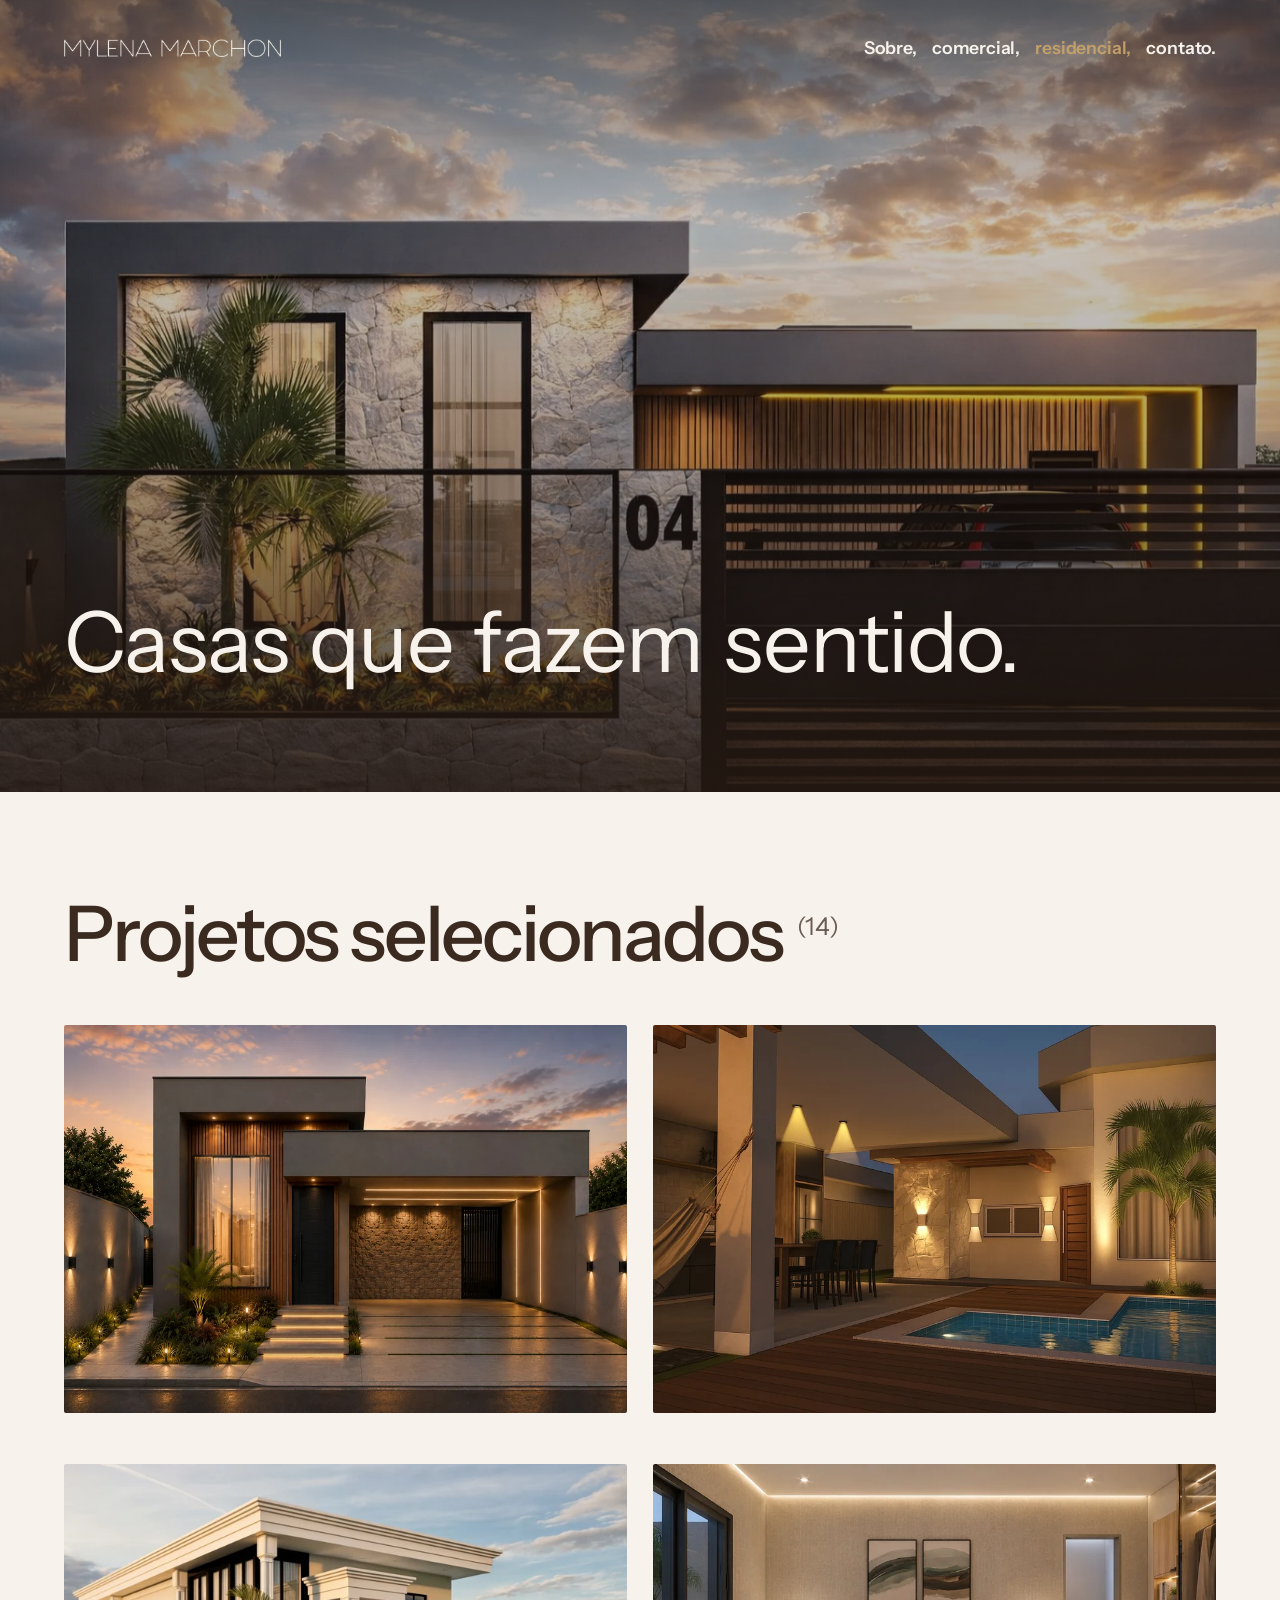
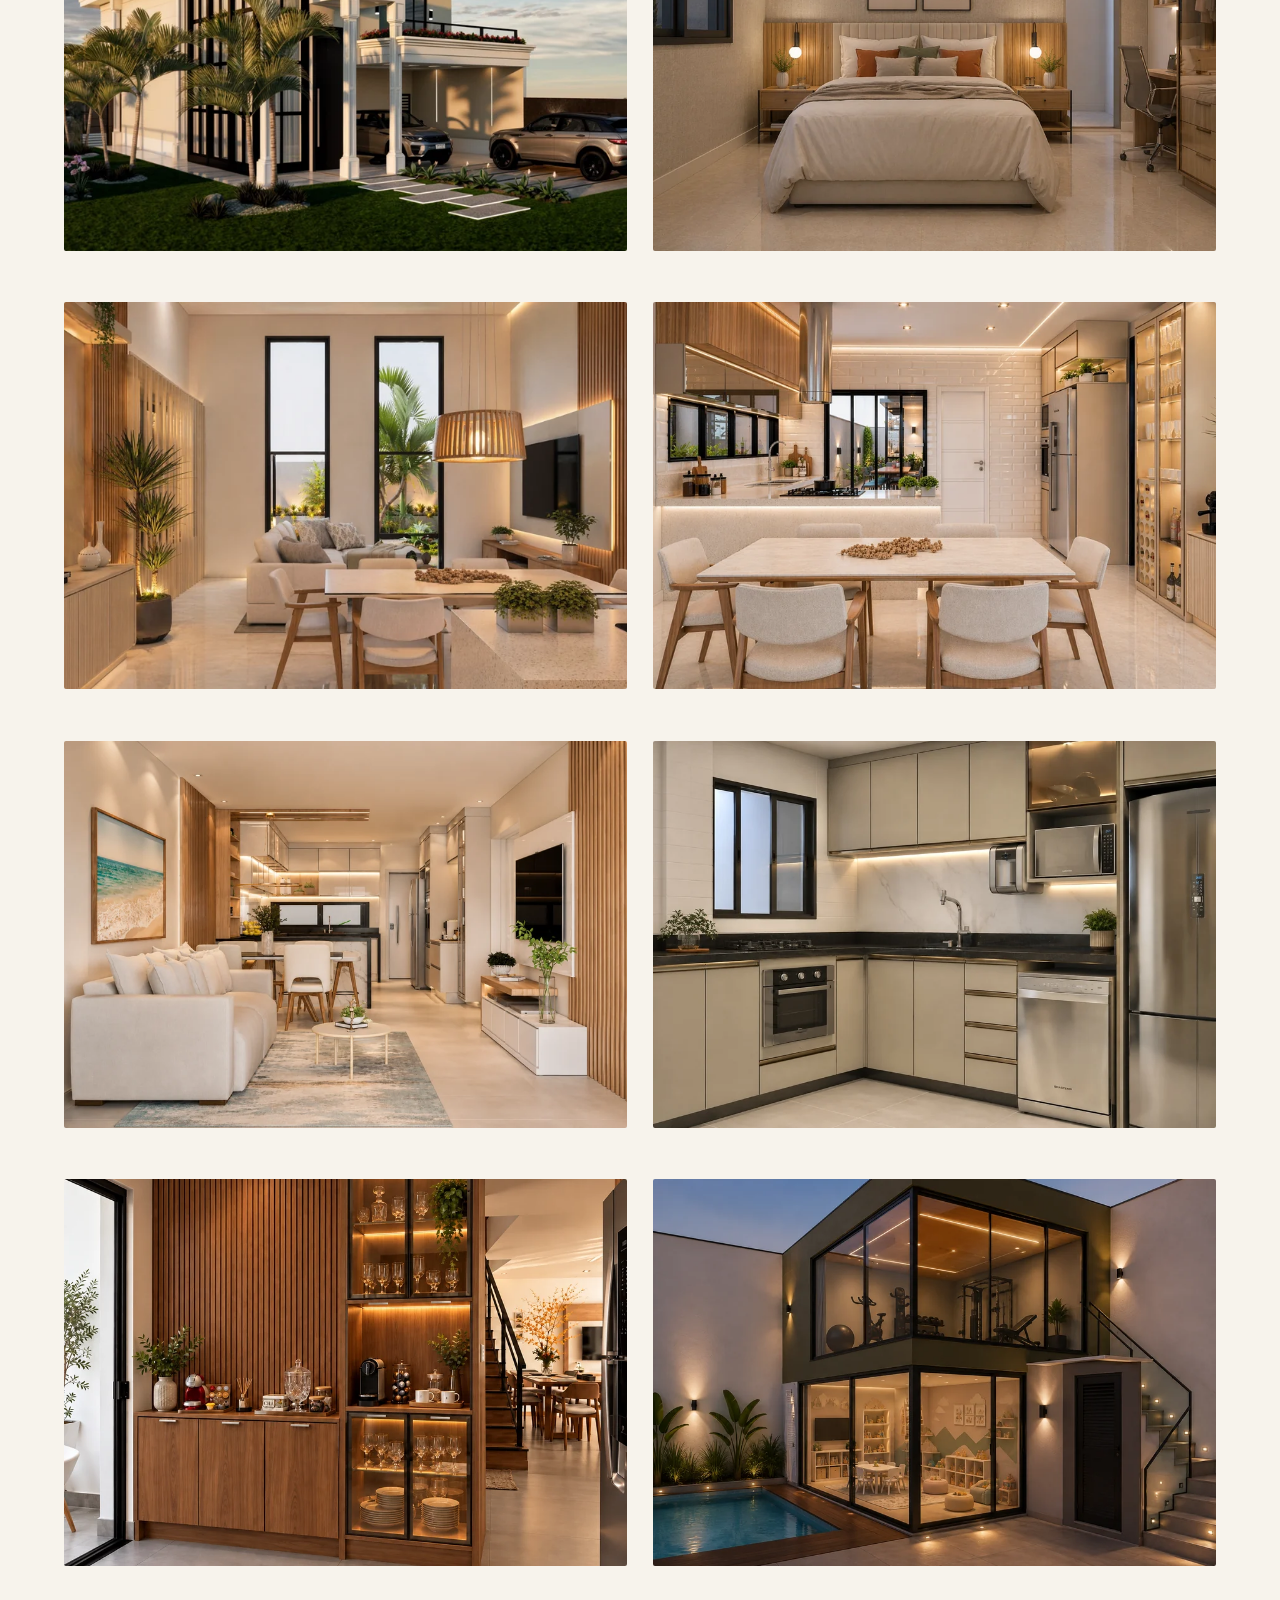
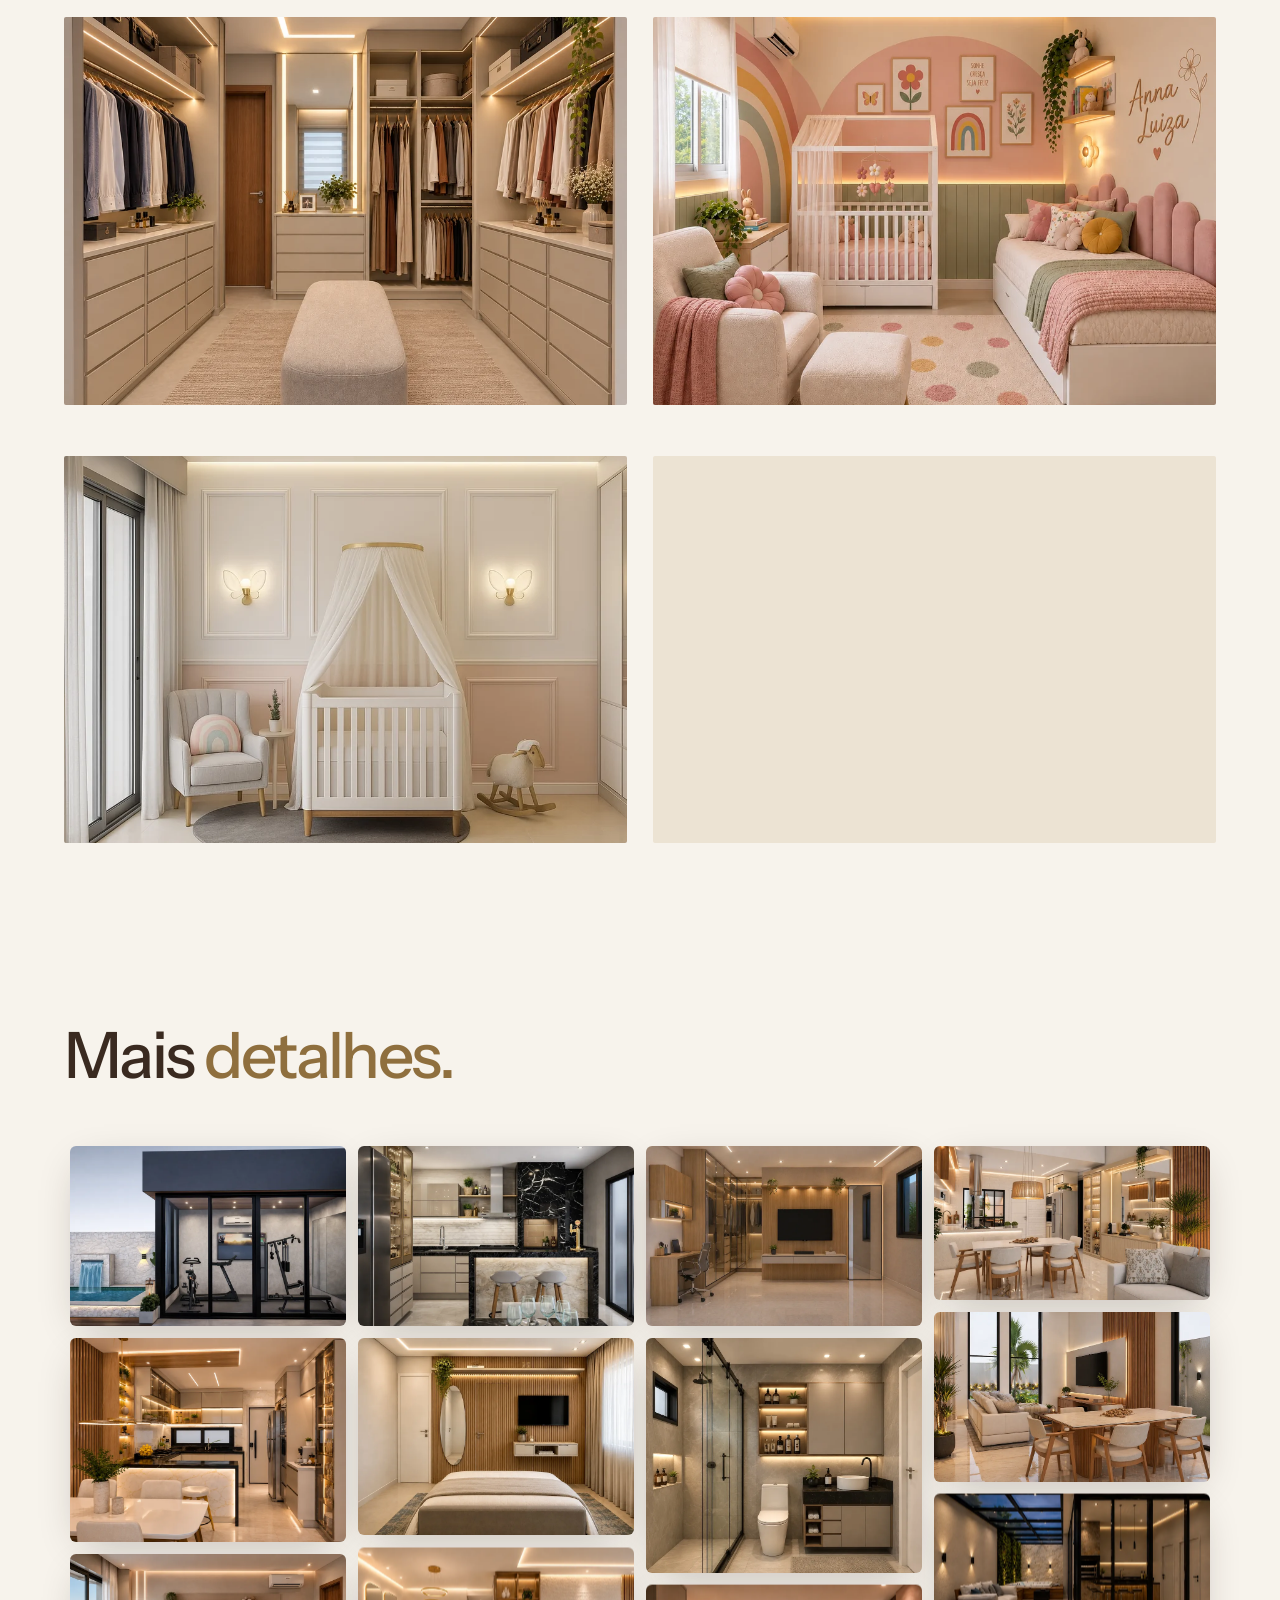
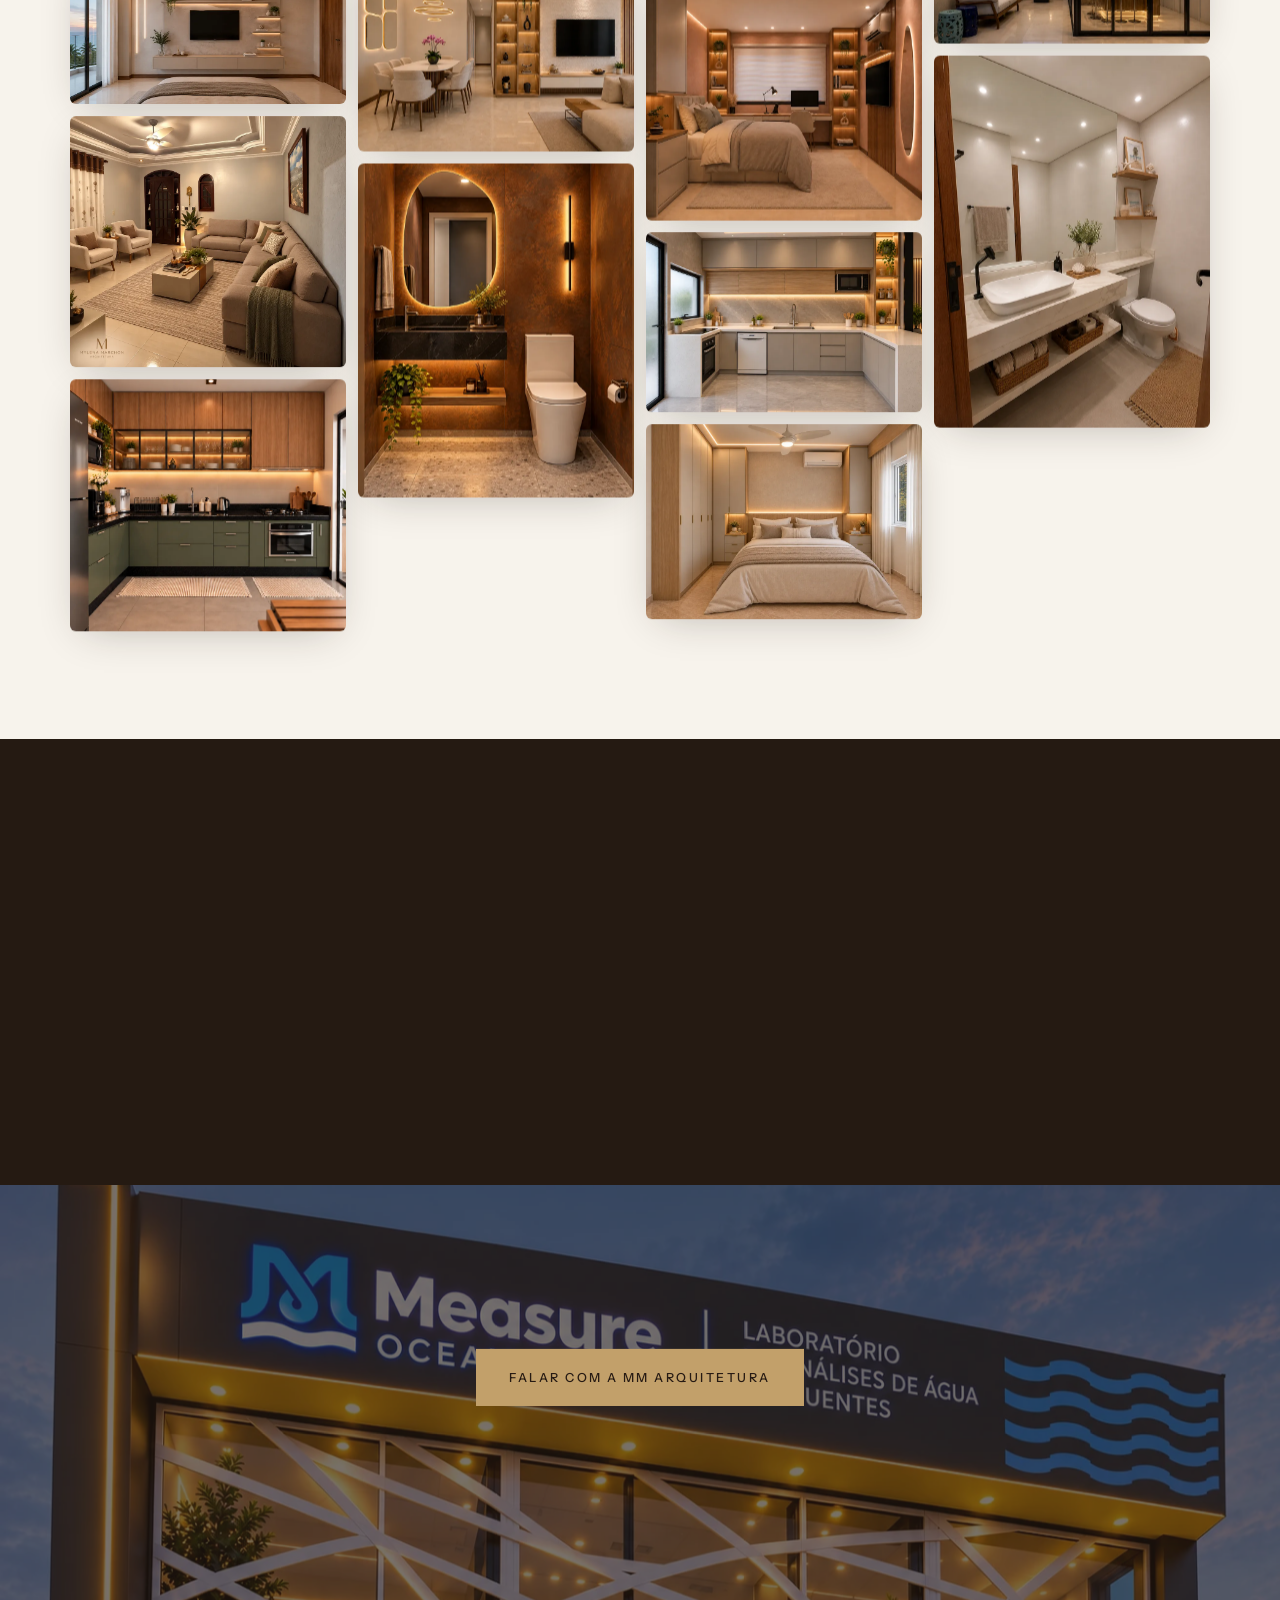
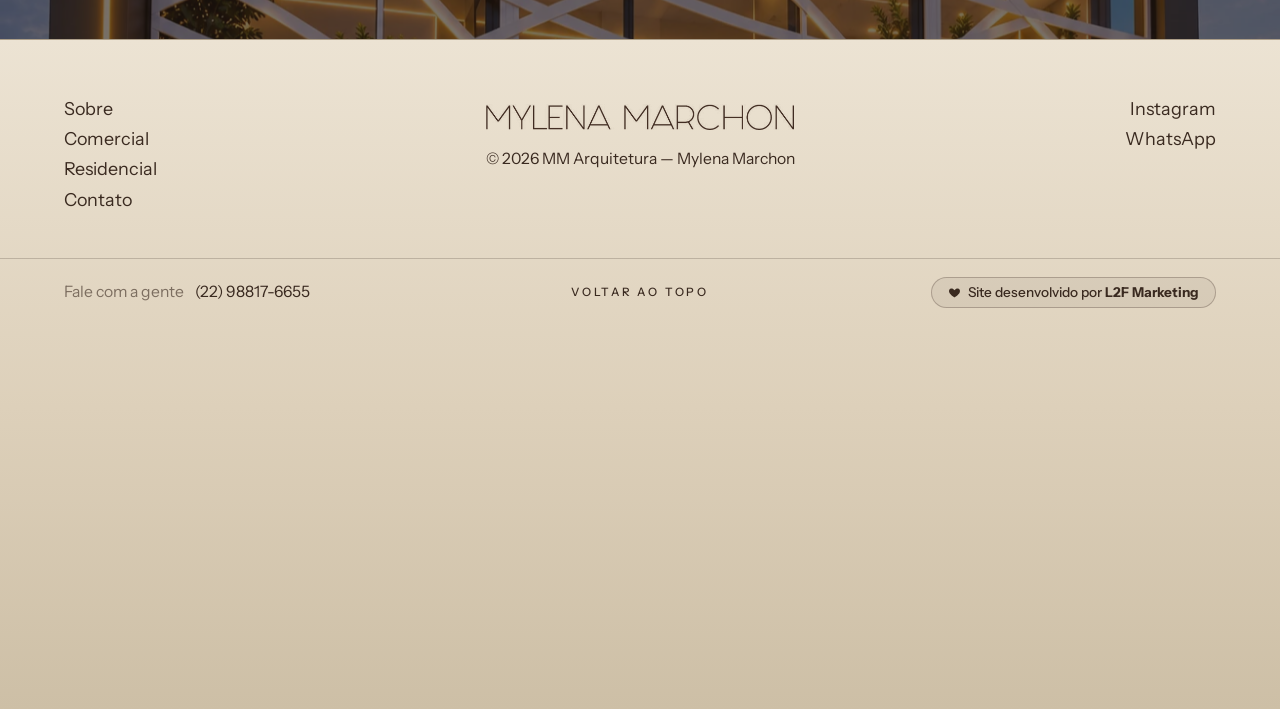
<file: residenciais.html>
<!doctype html>
<html lang="pt-BR">
<head>
  <meta charset="utf-8">
  <meta name="viewport" content="width=device-width, initial-scale=1, viewport-fit=cover">
  <title>Projetos Residenciais | MM Arquitetura</title>
  <meta name="description" content="Casas que fazem sentido para quem vive nelas. Projetos residenciais de arquitetura e interiores da MM Arquitetura.">
  <meta name="theme-color" content="#3a2a20">
  <meta property="og:title" content="Projetos Residenciais | MM Arquitetura">
  <meta property="og:description" content="Arquitetura com propósito. Espaços que fazem sentido para quem vive e para quem escolhe estar neles.">
  <meta property="og:image" content="assets/img/res-fach1-1800.webp">
  <meta property="og:type" content="website">
  <link rel="icon" href="assets/favicon.png">

  <link rel="preconnect" href="https://fonts.googleapis.com">
  <link rel="preconnect" href="https://fonts.gstatic.com" crossorigin>
  <link rel="stylesheet" href="https://fonts.googleapis.com/css2?family=Instrument+Sans:ital,wght@0,400;0,500;0,600;1,400;1,500&display=swap">
  <link rel="preload" as="image" href="assets/img/res-fach1-1800.webp" imagesrcset="assets/img/res-fach1-900.webp 900w, assets/img/res-fach1-1800.webp 1800w" imagesizes="100vw" fetchpriority="high">
  <link rel="stylesheet" href="css/style.css">
  <script>document.documentElement.classList.add('js')</script>
</head>
<body>
  <a class="skip" href="#conteudo">Ir para o conteúdo</a>

  <header class="header">
    <a class="brand" href="index.html" aria-label="MM Arquitetura — início">
      <img class="brand__light" src="assets/logo-claro.png" alt="Mylena Marchon Arquitetura e Interiores" width="600" height="51">
      <img class="brand__dark" src="assets/logo-escuro.png" alt="" width="600" height="51">
    </a>
    <button class="burger" aria-label="Abrir menu" aria-expanded="false" aria-controls="menu"><span class="burger__label"><span>menu</span><span>fechar</span></span></button>
    <nav class="nav" id="menu" aria-label="Principal">
      <a href="index.html#sobre">Sobre</a>
      <a href="comerciais.html">comercial</a>
      <a href="residenciais.html" aria-current="page">residencial</a>
      <a href="https://wa.me/5522988176655?text=Quero%20iniciar%20meu%20projeto" target="_blank" rel="noopener">contato</a>
    </nav>
  </header>

  <main id="conteudo">
    <section class="hero hero--page" aria-label="Projetos Residenciais">
      <div class="hero__slide is-active"><img src="assets/img/res-fach1-1800.webp" srcset="assets/img/res-fach1-900.webp 900w, assets/img/res-fach1-1800.webp 1800w" sizes="100vw" alt="Fachada residencial ao entardecer" fetchpriority="high"></div>
      <div class="hero__shade"></div>
      <div class="hero__content">
        <h1 class="display h-xl">Casas que fazem <em>sentido.</em></h1>
      </div>
    </section>
    <section class="section section--light plist" aria-label="Projetos selecionados">
      <h2 class="display h-lg plist__title" data-reveal>Projetos selecionados <sup>(14)</sup></h2>
      <div class="plist__grid">
        <figure class="pitem" data-reveal>
          <div class="pitem__img"><img src="assets/img/res-fach2-1800.webp" srcset="assets/img/res-fach2-900.webp 900w, assets/img/res-fach2-1800.webp 1800w" sizes="(max-width:760px) 92vw, 46vw" width="1536" height="1024" alt="Fachada contemporânea com garagem e revestimento amadeirado" decoding="async" draggable="false"></div>
        </figure>
        <figure class="pitem" data-reveal>
          <div class="pitem__img"><img src="assets/img/res-fach3-1800.webp" srcset="assets/img/res-fach3-900.webp 900w, assets/img/res-fach3-1800.webp 1800w" sizes="(max-width:760px) 92vw, 46vw" width="1536" height="1024" alt="Fachada com pergolado e varanda iluminada" decoding="async" draggable="false"></div>
        </figure>
        <figure class="pitem" data-reveal>
          <div class="pitem__img"><img src="assets/img/res-fach4-1800.webp" srcset="assets/img/res-fach4-900.webp 900w, assets/img/res-fach4-1800.webp 1800w" sizes="(max-width:760px) 92vw, 46vw" width="1800" height="1012" alt="Fachada noturna com muro vazado e jardim iluminado" decoding="async" loading="lazy" draggable="false"></div>
        </figure>
        <figure class="pitem" data-reveal>
          <div class="pitem__img"><img src="assets/img/res-sala1-1800.webp" srcset="assets/img/res-sala1-900.webp 900w, assets/img/res-sala1-1800.webp 1800w" sizes="(max-width:760px) 92vw, 46vw" width="1536" height="1024" alt="Suíte com marcenaria e iluminação indireta" decoding="async" loading="lazy" draggable="false"></div>
        </figure>
        <figure class="pitem" data-reveal>
          <div class="pitem__img"><img src="assets/img/res-cozinha-1800.webp" srcset="assets/img/res-cozinha-900.webp 900w, assets/img/res-cozinha-1800.webp 1800w" sizes="(max-width:760px) 92vw, 46vw" width="1672" height="941" alt="Cozinha com bancada e armários claros" decoding="async" loading="lazy" draggable="false"></div>
        </figure>
        <figure class="pitem" data-reveal>
          <div class="pitem__img"><img src="assets/img/res-sala2-1800.webp" srcset="assets/img/res-sala2-900.webp 900w, assets/img/res-sala2-1800.webp 1800w" sizes="(max-width:760px) 92vw, 46vw" width="1606" height="979" alt="Sala de estar com painel em madeira e iluminação indireta" decoding="async" loading="lazy" draggable="false"></div>
        </figure>
        <figure class="pitem" data-reveal>
          <div class="pitem__img"><img src="assets/img/res-suite1-1800.webp" srcset="assets/img/res-suite1-900.webp 900w, assets/img/res-suite1-1800.webp 1800w" sizes="(max-width:760px) 92vw, 46vw" width="1521" height="1034" alt="Suíte com cabeceira estofada e painel ripado" decoding="async" loading="lazy" draggable="false"></div>
        </figure>
        <figure class="pitem" data-reveal>
          <div class="pitem__img"><img src="assets/img/res-closet-1800.webp" srcset="assets/img/res-closet-900.webp 900w, assets/img/res-closet-1800.webp 1800w" sizes="(max-width:760px) 92vw, 46vw" width="1506" height="1044" alt="Closet com nichos iluminados" decoding="async" loading="lazy" draggable="false"></div>
        </figure>
        <figure class="pitem" data-reveal>
          <div class="pitem__img"><img src="assets/img/res-piscina-1800.webp" srcset="assets/img/res-piscina-900.webp 900w, assets/img/res-piscina-1800.webp 1800w" sizes="(max-width:760px) 92vw, 46vw" width="1312" height="1199" alt="Área de lazer com piscina e pergolado" decoding="async" loading="lazy" draggable="false"></div>
        </figure>
        <figure class="pitem" data-reveal>
          <div class="pitem__img"><img src="assets/img/res-suite2-1800.webp" srcset="assets/img/res-suite2-900.webp 900w, assets/img/res-suite2-1800.webp 1800w" sizes="(max-width:760px) 92vw, 46vw" width="1341" height="1173" alt="Suíte com cabeceira azul e painel" decoding="async" loading="lazy" draggable="false"></div>
        </figure>
        <figure class="pitem" data-reveal>
          <div class="pitem__img"><img src="assets/img/res-closet2-1800.webp" srcset="assets/img/res-closet2-900.webp 900w, assets/img/res-closet2-1800.webp 1800w" sizes="(max-width:760px) 92vw, 46vw" width="1478" height="1064" alt="Closet amplo com ilha central" decoding="async" loading="lazy" draggable="false"></div>
        </figure>
        <figure class="pitem" data-reveal>
          <div class="pitem__img"><img src="assets/img/res-ana-1800.webp" srcset="assets/img/res-ana-900.webp 900w, assets/img/res-ana-1800.webp 1800w" sizes="(max-width:760px) 92vw, 46vw" width="1349" height="1166" alt="Quarto infantil com tons rosa e verde e papel de parede ilustrado" decoding="async" loading="lazy" draggable="false"></div>
        </figure>
        <figure class="pitem" data-reveal>
          <div class="pitem__img"><img src="assets/img/res-baby-1800.webp" srcset="assets/img/res-baby-900.webp 900w, assets/img/res-baby-1800.webp 1800w" sizes="(max-width:760px) 92vw, 46vw" width="1181" height="959" alt="Quarto de bebê com berço e poltrona de amamentação" decoding="async" loading="lazy" draggable="false"></div>
        </figure>
        <figure class="pitem" data-reveal>
          <div class="pitem__img"><img src="assets/img/res-jose-1800.webp" srcset="assets/img/res-jose-900.webp 900w, assets/img/res-jose-1800.webp 1800w" sizes="(max-width:760px) 92vw, 46vw" width="1249" height="910" alt="Quarto infantil com papel de parede botânico" decoding="async" loading="lazy" draggable="false"></div>
        </figure>
      </div>
    </section>

    <section class="section section--light gallery" aria-label="Galeria de fotos">
      <div class="gallery__head">
        <h2 class="display h-lg" data-reveal style="--d:.08s">Mais <em>detalhes.</em></h2>
      </div>
      <div class="masonry" data-masonry>
        <a class="masonry__item" href="assets/img/gr01-1800.webp" data-w="1536" data-h="1024" aria-label="Ampliar foto 1"><span class="masonry__enter"><span class="masonry__img"><img src="assets/img/gr01-900.webp" width="1536" height="1024" alt="Ambiente residencial projetado pela MM Arquitetura" loading="lazy" draggable="false"></span></span></a>
        <a class="masonry__item" href="assets/img/gr02-1800.webp" data-w="1536" data-h="1024" aria-label="Ampliar foto 2"><span class="masonry__enter"><span class="masonry__img"><img src="assets/img/gr02-900.webp" width="1536" height="1024" alt="Ambiente residencial projetado pela MM Arquitetura" loading="lazy" draggable="false"></span></span></a>
        <a class="masonry__item" href="assets/img/gr03-1800.webp" data-w="1536" data-h="1024" aria-label="Ampliar foto 3"><span class="masonry__enter"><span class="masonry__img"><img src="assets/img/gr03-900.webp" width="1536" height="1024" alt="Ambiente residencial projetado pela MM Arquitetura" loading="lazy" draggable="false"></span></span></a>
        <a class="masonry__item" href="assets/img/gr04-1800.webp" data-w="1652" data-h="952" aria-label="Ampliar foto 4"><span class="masonry__enter"><span class="masonry__img"><img src="assets/img/gr04-900.webp" width="1652" height="952" alt="Ambiente residencial projetado pela MM Arquitetura" loading="lazy" draggable="false"></span></span></a>
        <a class="masonry__item" href="assets/img/gr05-1800.webp" data-w="1580" data-h="996" aria-label="Ampliar foto 5"><span class="masonry__enter"><span class="masonry__img"><img src="assets/img/gr05-900.webp" width="1580" height="996" alt="Ambiente residencial projetado pela MM Arquitetura" loading="lazy" draggable="false"></span></span></a>
        <a class="masonry__item" href="assets/img/gr06-1800.webp" data-w="1448" data-h="1086" aria-label="Ampliar foto 6"><span class="masonry__enter"><span class="masonry__img"><img src="assets/img/gr06-900.webp" width="1448" height="1086" alt="Ambiente residencial projetado pela MM Arquitetura" loading="lazy" draggable="false"></span></span></a>
        <a class="masonry__item" href="assets/img/gr07-1800.webp" data-w="1448" data-h="1053" aria-label="Ampliar foto 7"><span class="masonry__enter"><span class="masonry__img"><img src="assets/img/gr07-900.webp" width="1448" height="1053" alt="Ambiente residencial projetado pela MM Arquitetura" loading="lazy" draggable="false"></span></span></a>
        <a class="masonry__item" href="assets/img/gr08-1800.webp" data-w="1259" data-h="1078" aria-label="Ampliar foto 8"><span class="masonry__enter"><span class="masonry__img"><img src="assets/img/gr08-900.webp" width="1259" height="1078" alt="Ambiente residencial projetado pela MM Arquitetura" loading="lazy" draggable="false"></span></span></a>
        <a class="masonry__item" href="assets/img/gr09-1800.webp" data-w="1672" data-h="941" aria-label="Ampliar foto 9"><span class="masonry__enter"><span class="masonry__img"><img src="assets/img/gr09-900.webp" width="1672" height="941" alt="Ambiente residencial projetado pela MM Arquitetura" loading="lazy" draggable="false"></span></span></a>
        <a class="masonry__item" href="assets/img/gr10-1800.webp" data-w="1448" data-h="1086" aria-label="Ampliar foto 10"><span class="masonry__enter"><span class="masonry__img"><img src="assets/img/gr10-900.webp" width="1448" height="1086" alt="Ambiente residencial projetado pela MM Arquitetura" loading="lazy" draggable="false"></span></span></a>
        <a class="masonry__item" href="assets/img/gr11-1800.webp" data-w="1672" data-h="941" aria-label="Ampliar foto 11"><span class="masonry__enter"><span class="masonry__img"><img src="assets/img/gr11-900.webp" width="1672" height="941" alt="Ambiente residencial projetado pela MM Arquitetura" loading="lazy" draggable="false"></span></span></a>
        <a class="masonry__item" href="assets/img/gr12-1800.webp" data-w="1353" data-h="1163" aria-label="Ampliar foto 12"><span class="masonry__enter"><span class="masonry__img"><img src="assets/img/gr12-900.webp" width="1353" height="1163" alt="Ambiente residencial projetado pela MM Arquitetura" loading="lazy" draggable="false"></span></span></a>
        <a class="masonry__item" href="assets/img/gr13-1800.webp" data-w="1086" data-h="1448" aria-label="Ampliar foto 13"><span class="masonry__enter"><span class="masonry__img"><img src="assets/img/gr13-900.webp" width="1086" height="1448" alt="Ambiente residencial projetado pela MM Arquitetura" loading="lazy" draggable="false"></span></span></a>
        <a class="masonry__item" href="assets/img/gr14-1800.webp" data-w="1312" data-h="1199" aria-label="Ampliar foto 14"><span class="masonry__enter"><span class="masonry__img"><img src="assets/img/gr14-900.webp" width="1312" height="1199" alt="Ambiente residencial projetado pela MM Arquitetura" loading="lazy" draggable="false"></span></span></a>
        <a class="masonry__item" href="assets/img/gr15-1800.webp" data-w="1145" data-h="1374" aria-label="Ampliar foto 15"><span class="masonry__enter"><span class="masonry__img"><img src="assets/img/gr15-900.webp" width="1145" height="1374" alt="Ambiente residencial projetado pela MM Arquitetura" loading="lazy" draggable="false"></span></span></a>
        <a class="masonry__item" href="assets/img/gr16-1800.webp" data-w="1536" data-h="1024" aria-label="Ampliar foto 16"><span class="masonry__enter"><span class="masonry__img"><img src="assets/img/gr16-900.webp" width="1536" height="1024" alt="Ambiente residencial projetado pela MM Arquitetura" loading="lazy" draggable="false"></span></span></a>
        <a class="masonry__item" href="assets/img/gr17-1800.webp" data-w="1311" data-h="1200" aria-label="Ampliar foto 17"><span class="masonry__enter"><span class="masonry__img"><img src="assets/img/gr17-900.webp" width="1311" height="1200" alt="Ambiente residencial projetado pela MM Arquitetura" loading="lazy" draggable="false"></span></span></a>
        <a class="masonry__item" href="assets/img/gr18-1800.webp" data-w="1478" data-h="1064" aria-label="Ampliar foto 18"><span class="masonry__enter"><span class="masonry__img"><img src="assets/img/gr18-900.webp" width="1478" height="1064" alt="Ambiente residencial projetado pela MM Arquitetura" loading="lazy" draggable="false"></span></span></a>
      </div>
    </section>

    <section class="frame frame--center on-dark" aria-label="Contato">
      <div class="frame__media"><img src="assets/img/com-measure-1800.webp" srcset="assets/img/com-measure-900.webp 900w, assets/img/com-measure-1800.webp 1800w" sizes="100vw" alt="" loading="lazy"></div>
      <div class="frame__body">
        <h2 class="display h-xl" data-reveal style="--d:.08s">Vamos transformar seu <em>espaço?</em></h2>
        <a class="btn" data-reveal style="--d:.16s" href="https://wa.me/5522988176655?text=Quero%20iniciar%20meu%20projeto" target="_blank" rel="noopener">Falar com a MM Arquitetura</a>
      </div>
    </section>
  </main>

  <footer class="foot" id="rodape">
    <div class="foot__inner">
      <nav class="foot__nav" aria-label="Rodapé">
        <a href="index.html#sobre">Sobre</a>
        <a href="comerciais.html">Comercial</a>
        <a href="residenciais.html">Residencial</a>
        <a href="https://wa.me/5522988176655?text=Quero%20iniciar%20meu%20projeto" target="_blank" rel="noopener">Contato</a>
      </nav>
      <div class="foot__brand">
        <img src="assets/logo-escuro.png" alt="Mylena Marchon Arquitetura e Interiores" width="600" height="51" loading="lazy">
        <p>© 2026 MM Arquitetura — Mylena Marchon</p>
      </div>
      <nav class="foot__social" aria-label="Redes">
        <a href="https://instagram.com/arq.mylenamarcho" target="_blank" rel="noopener">Instagram</a>
        <a href="https://wa.me/5522988176655" target="_blank" rel="noopener">WhatsApp</a>
      </nav>
    </div>
    <div class="foot__bar">
      <p class="foot__call"><span>Fale com a gente</span> <a href="https://wa.me/5522988176655" target="_blank" rel="noopener">(22) 98817-6655</a></p>
      <a class="foot__top" href="#">Voltar ao topo</a>
      <a class="footer-credit-link" href="https://l2fmarketing.com.br/" target="_blank" rel="noopener"><svg aria-hidden="true" focusable="false" viewBox="0 0 24 24" fill="currentColor"><path d="M12 21s-7.5-4.6-9.6-9.2C.8 8.3 2.7 4.5 6.4 4.5c2.1 0 3.8 1.1 5.6 3.2 1.8-2.1 3.5-3.2 5.6-3.2 3.7 0 5.6 3.8 4 7.3C19.5 16.4 12 21 12 21z"/></svg><span>Site desenvolvido por <strong>L2F Marketing</strong></span></a>
    </div>
    <div class="foot__sketch" data-sketch><svg class="sk" viewBox="0 0 1900 520" preserveAspectRatio="xMidYMax slice" aria-hidden="true" focusable="false"><path class="s" pathLength="1" style="--d:0.00s" d="M0 460 C180 448 420 464 700 454 S1180 446 1440 458 S1760 450 1900 456"/><path class="l" pathLength="1" style="--d:0.03s" d="M0 478 C260 468 560 482 900 472 S1500 478 1900 470"/><path class="s" pathLength="1" style="--d:0.05s" d="M331.4 167.9 Q554.8 162.2 780.0 156.3"/><path class="s" pathLength="1" style="--d:0.08s" d="M326.4 182.9 Q554.7 176.0 784.7 169.4"/><path class="s" pathLength="1" style="--d:0.10s" d="M786.6 168.5 Q786.4 178.2 791.5 185.5"/><path class="s" pathLength="1" style="--d:0.13s" d="M324.9 180.4 Q328.6 175.5 330.1 166.6"/><path class="s" pathLength="1" style="--d:0.16s" d="M370.5 181.9 Q370.8 316.0 371.8 453.1"/><path class="s" pathLength="1" style="--d:0.18s" d="M752.0 182.5 Q752.1 317.6 751.9 451.3"/><path class="l" pathLength="1" style="--d:0.21s" d="M373.1 232.7 Q564.0 230.0 751.4 223.1"/><path class="s" pathLength="1" style="--d:0.23s" d="M419.4 194.8 L700.7 189.7 L701.0 219.7 L421.3 227.0 L418.6 195.2"/><path class="l" pathLength="1" style="--d:0.26s" d="M471.0 196.8 Q471.6 210.4 469.1 224.3"/><path class="l" pathLength="1" style="--d:0.29s" d="M519.2 196.7 Q521.1 209.6 520.9 224.5"/><path class="l" pathLength="1" style="--d:0.31s" d="M569.2 196.1 Q568.5 209.5 570.6 223.4"/><path class="l" pathLength="1" style="--d:0.34s" d="M619.4 197.5 Q620.2 210.3 619.3 224.3"/><path class="l" pathLength="1" style="--d:0.37s" d="M664.4 196.5 Q663.5 210.2 665.9 224.6"/><path class="h" pathLength="1" style="--d:0.39s" d="M429.4 223.8 Q440.6 211.3 452.7 197.3"/><path class="h" pathLength="1" style="--d:0.42s" d="M459.4 223.5 Q470.2 211.5 482.5 196.7"/><path class="h" pathLength="1" style="--d:0.44s" d="M489.2 224.2 Q500.6 209.6 511.5 197.2"/><path class="h" pathLength="1" style="--d:0.47s" d="M520.9 224.0 Q530.7 210.4 542.1 197.7"/><path class="h" pathLength="1" style="--d:0.50s" d="M550.8 224.6 Q560.4 209.8 571.5 196.4"/><path class="h" pathLength="1" style="--d:0.52s" d="M579.4 224.9 Q591.5 211.4 602.8 197.2"/><path class="h" pathLength="1" style="--d:0.55s" d="M609.1 224.9 Q620.8 209.7 631.5 197.4"/><path class="h" pathLength="1" style="--d:0.57s" d="M640.2 223.6 Q650.5 211.1 661.4 197.4"/><path class="h" pathLength="1" style="--d:0.60s" d="M670.1 224.7 Q680.1 210.0 692.2 196.6"/><path class="s" pathLength="1" style="--d:0.63s" d="M411.2 261.2 L714.6 255.4 L715.8 442.8 L409.1 443.6 L410.2 261.0"/><path class="l" pathLength="1" style="--d:0.65s" d="M463.0 260.3 Q461.4 353.6 462.4 444.2"/><path class="l" pathLength="1" style="--d:0.68s" d="M513.0 260.8 Q512.6 350.1 514.4 444.9"/><path class="l" pathLength="1" style="--d:0.70s" d="M566.0 260.5 Q564.1 352.5 565.6 445.0"/><path class="l" pathLength="1" style="--d:0.73s" d="M618.5 260.8 Q616.3 352.2 618.5 444.4"/><path class="l" pathLength="1" style="--d:0.76s" d="M667.7 260.4 Q669.2 353.7 668.8 444.7"/><path class="l" pathLength="1" style="--d:0.78s" d="M411.2 332.2 Q562.7 330.2 716.4 325.6"/><path class="h" pathLength="1" style="--d:0.81s" d="M419.2 332.3 Q429.2 300.2 439.0 268.8"/><path class="h" pathLength="1" style="--d:0.83s" d="M442.5 332.2 Q451.5 299.8 459.9 268.7"/><path class="h" pathLength="1" style="--d:0.86s" d="M463.1 332.2 Q472.2 300.5 482.0 267.5"/><path class="h" pathLength="1" style="--d:0.89s" d="M486.2 332.8 Q495.4 300.0 503.5 267.0"/><path class="h" pathLength="1" style="--d:0.91s" d="M507.4 331.3 Q516.6 300.4 526.8 268.3"/><path class="h" pathLength="1" style="--d:0.94s" d="M529.7 332.3 Q538.9 300.8 547.4 267.9"/><path class="h" pathLength="1" style="--d:0.97s" d="M552.8 331.8 Q561.6 300.8 570.2 267.6"/><path class="h" pathLength="1" style="--d:0.99s" d="M574.7 332.7 Q582.3 300.0 592.4 268.9"/><path class="h" pathLength="1" style="--d:1.02s" d="M595.9 331.6 Q604.6 299.3 613.4 267.8"/><path class="h" pathLength="1" style="--d:1.04s" d="M617.6 332.7 Q627.3 300.0 637.0 267.9"/><path class="h" pathLength="1" style="--d:1.07s" d="M640.7 331.1 Q648.1 299.1 658.4 268.1"/><path class="h" pathLength="1" style="--d:1.10s" d="M661.0 331.3 Q670.6 300.6 679.9 267.0"/><path class="h" pathLength="1" style="--d:1.12s" d="M683.3 331.1 Q693.7 299.5 702.3 267.9"/><path class="h" pathLength="1" style="--d:1.15s" d="M706.6 332.9 Q715.3 300.3 724.4 267.4"/><path class="h" pathLength="1" style="--d:1.17s" d="M419.0 441.9 Q432.0 390.4 444.4 339.4"/><path class="h" pathLength="1" style="--d:1.20s" d="M458.4 442.0 Q469.5 390.7 482.2 340.5"/><path class="h" pathLength="1" style="--d:1.23s" d="M496.8 441.2 Q507.8 391.6 520.9 340.4"/><path class="h" pathLength="1" style="--d:1.25s" d="M534.3 442.8 Q545.3 390.9 557.8 340.1"/><path class="h" pathLength="1" style="--d:1.28s" d="M572.9 441.9 Q584.8 391.6 596.3 339.4"/><path class="h" pathLength="1" style="--d:1.30s" d="M610.3 442.4 Q622.4 391.6 633.4 340.8"/><path class="h" pathLength="1" style="--d:1.33s" d="M648.1 442.6 Q661.0 392.0 671.6 340.8"/><path class="h" pathLength="1" style="--d:1.36s" d="M685.2 441.9 Q698.7 390.7 710.1 340.5"/><path class="s" pathLength="1" style="--d:1.38s" d="M724.0 298.7 L744.9 296.8 L744.8 445.1 L723.5 446.8 L723.0 299.0"/><path class="l" pathLength="1" style="--d:1.41s" d="M738.4 372.2 Q738.1 382.9 738.5 392.0"/><path class="s" pathLength="1" style="--d:1.43s" d="M751.1 290.1 Q967.8 283.3 1179.3 280.7"/><path class="l" pathLength="1" style="--d:1.46s" d="M753.1 304.2 Q964.6 299.1 1175.4 293.6"/><path class="s" pathLength="1" style="--d:1.49s" d="M791.1 293.5 Q792.3 370.8 791.5 452.2"/><path class="s" pathLength="1" style="--d:1.51s" d="M880.3 290.5 Q879.5 372.0 880.3 452.1"/><path class="s" pathLength="1" style="--d:1.54s" d="M970.0 292.6 Q971.0 372.3 968.2 452.1"/><path class="s" pathLength="1" style="--d:1.57s" d="M1059.3 291.9 Q1061.7 373.7 1058.5 451.8"/><path class="s" pathLength="1" style="--d:1.59s" d="M1149.4 291.0 Q1152.2 371.9 1151.6 453.4"/><path class="l" pathLength="1" style="--d:1.62s" d="M765.2 283.5 Q767.6 276.3 769.6 268.3"/><path class="l" pathLength="1" style="--d:1.64s" d="M785.2 282.9 Q786.8 275.4 789.4 266.9"/><path class="l" pathLength="1" style="--d:1.67s" d="M803.5 283.1 Q806.0 274.8 807.9 266.9"/><path class="l" pathLength="1" style="--d:1.70s" d="M822.5 282.2 Q824.9 274.7 827.2 266.9"/><path class="l" pathLength="1" style="--d:1.72s" d="M842.2 282.8 Q844.0 274.6 845.6 266.6"/><path class="l" pathLength="1" style="--d:1.75s" d="M860.7 281.5 Q863.4 274.2 865.7 265.3"/><path class="l" pathLength="1" style="--d:1.77s" d="M879.4 280.9 Q882.6 273.8 884.4 264.9"/><path class="l" pathLength="1" style="--d:1.80s" d="M898.9 281.3 Q900.5 273.2 902.4 264.7"/><path class="l" pathLength="1" style="--d:1.83s" d="M917.5 280.7 Q920.2 271.8 922.7 265.1"/><path class="l" pathLength="1" style="--d:1.85s" d="M937.4 280.0 Q938.5 272.0 941.3 263.5"/><path class="l" pathLength="1" style="--d:1.88s" d="M955.3 279.6 Q957.5 271.0 960.0 263.6"/><path class="l" pathLength="1" style="--d:1.90s" d="M974.5 279.6 Q976.6 270.7 979.8 263.7"/><path class="l" pathLength="1" style="--d:1.93s" d="M994.7 278.5 Q995.5 270.1 998.4 262.3"/><path class="l" pathLength="1" style="--d:1.96s" d="M1012.9 278.3 Q1015.0 270.2 1016.2 262.5"/><path class="l" pathLength="1" style="--d:1.98s" d="M1031.9 278.1 Q1034.4 269.3 1035.8 261.2"/><path class="l" pathLength="1" style="--d:2.01s" d="M1050.2 277.9 Q1052.6 269.3 1055.5 261.6"/><path class="l" pathLength="1" style="--d:2.03s" d="M1069.8 277.0 Q1072.4 269.0 1074.0 261.6"/><path class="l" pathLength="1" style="--d:2.06s" d="M1089.7 276.7 Q1091.4 268.1 1093.4 260.9"/><path class="l" pathLength="1" style="--d:2.09s" d="M1108.6 276.2 Q1109.9 268.4 1112.4 260.3"/><path class="l" pathLength="1" style="--d:2.11s" d="M1126.3 275.2 Q1128.9 267.7 1131.0 258.7"/><path class="l" pathLength="1" style="--d:2.14s" d="M1146.2 274.6 Q1147.8 267.2 1150.7 259.3"/><path class="l" pathLength="1" style="--d:2.17s" d="M1165.1 274.6 Q1166.8 266.7 1168.8 259.3"/><path class="s" pathLength="1" style="--d:2.19s" d="M752.8 269.5 Q967.6 263.8 1180.5 258.4"/><path class="l" pathLength="1" style="--d:2.22s" d="M1180.7 451.3 L1199.7 460.7 L1329.1 459.7"/><path class="l" pathLength="1" style="--d:2.24s" d="M1187.3 454.2 Q1221.4 453.0 1260.0 455.5"/><path class="l" pathLength="1" style="--d:2.27s" d="M1192.4 459.0 Q1233.3 460.0 1272.6 458.3"/><path class="l" pathLength="1" style="--d:2.30s" d="M1199.4 460.9 Q1244.0 460.2 1287.9 460.9"/><path class="l" pathLength="1" style="--d:2.32s" d="M1202.6 467.4 Q1253.0 466.4 1301.7 466.1"/><path class="s" pathLength="1" style="--d:2.35s" d="M214 458 C217.6 358.0 235.6 283.0 232 208"/><path class="l" pathLength="1" style="--d:2.37s" d="M221 458 C224.6 358.0 242.6 283.0 237 212"/><path class="s" pathLength="1" style="--d:2.40s" d="M232 208 Q152.0 189.7 105.2 270.7"/><path class="l" pathLength="1" style="--d:2.43s" d="M232 210 Q160.0 199.7 101.2 276.7"/><path class="s" pathLength="1" style="--d:2.45s" d="M232 208 Q163.0 174.8 119.0 261.6"/><path class="l" pathLength="1" style="--d:2.48s" d="M232 210 Q169.9 184.8 115.0 267.6"/><path class="s" pathLength="1" style="--d:2.50s" d="M232 208 Q192.2 164.0 169.1 245.8"/><path class="l" pathLength="1" style="--d:2.53s" d="M232 210 Q196.2 174.0 165.1 251.8"/><path class="s" pathLength="1" style="--d:2.56s" d="M232 208 Q232.0 160.0 234.6 234.0"/><path class="l" pathLength="1" style="--d:2.58s" d="M232 210 Q232.0 170.0 230.6 240.0"/><path class="s" pathLength="1" style="--d:2.61s" d="M232 208 Q271.8 164.0 289.8 245.5"/><path class="l" pathLength="1" style="--d:2.63s" d="M232 210 Q267.8 174.0 285.8 251.5"/><path class="s" pathLength="1" style="--d:2.66s" d="M232 208 Q301.0 174.8 336.9 256.6"/><path class="l" pathLength="1" style="--d:2.69s" d="M232 210 Q294.1 184.8 332.9 262.6"/><path class="s" pathLength="1" style="--d:2.71s" d="M232 208 Q312.0 189.7 363.0 270.9"/><path class="l" pathLength="1" style="--d:2.74s" d="M232 210 Q304.0 199.7 359.0 276.9"/><path class="l" pathLength="1" style="--d:2.77s" d="M212.5 416.9 Q217.9 415.6 222.5 413.8"/><path class="l" pathLength="1" style="--d:2.79s" d="M213.0 375.2 Q217.9 373.6 221.7 372.7"/><path class="l" pathLength="1" style="--d:2.82s" d="M213.0 333.6 Q217.9 332.2 222.4 331.1"/><path class="l" pathLength="1" style="--d:2.84s" d="M212.9 291.0 Q217.1 290.5 221.5 289.4"/><path class="l" pathLength="1" style="--d:2.87s" d="M213.2 249.6 Q217.1 248.6 221.7 247.8"/><path class="s" pathLength="1" style="--d:2.90s" d="M1330 456 C1325.6 340.0 1303.6 253.0 1308 166"/><path class="l" pathLength="1" style="--d:2.92s" d="M1337 456 C1332.6 340.0 1310.6 253.0 1313 170"/><path class="s" pathLength="1" style="--d:2.95s" d="M1308 166 Q1215.2 147.6 1158.6 232.8"/><path class="l" pathLength="1" style="--d:2.97s" d="M1308 168 Q1224.5 157.6 1154.6 238.8"/><path class="s" pathLength="1" style="--d:3.00s" d="M1308 166 Q1228.0 130.4 1180.3 223.0"/><path class="l" pathLength="1" style="--d:3.03s" d="M1308 168 Q1236.0 140.4 1176.3 229.0"/><path class="s" pathLength="1" style="--d:3.05s" d="M1308 166 Q1261.9 117.8 1239.7 208.3"/><path class="l" pathLength="1" style="--d:3.08s" d="M1308 168 Q1266.5 127.8 1235.7 214.3"/><path class="s" pathLength="1" style="--d:3.10s" d="M1308 166 Q1308.0 113.2 1304.9 190.1"/><path class="l" pathLength="1" style="--d:3.13s" d="M1308 168 Q1308.0 123.2 1300.9 196.1"/><path class="s" pathLength="1" style="--d:3.16s" d="M1308 166 Q1354.1 117.8 1386.5 208.8"/><path class="l" pathLength="1" style="--d:3.18s" d="M1308 168 Q1349.5 127.8 1382.5 214.8"/><path class="s" pathLength="1" style="--d:3.21s" d="M1308 166 Q1388.0 130.4 1437.5 216.6"/><path class="l" pathLength="1" style="--d:3.23s" d="M1308 168 Q1380.0 140.4 1433.5 222.6"/><path class="s" pathLength="1" style="--d:3.26s" d="M1308 166 Q1400.8 147.6 1453.7 231.9"/><path class="l" pathLength="1" style="--d:3.29s" d="M1308 168 Q1391.5 157.6 1449.7 237.9"/><path class="l" pathLength="1" style="--d:3.31s" d="M1329.2 408.0 Q1333.6 406.8 1337.6 405.4"/><path class="l" pathLength="1" style="--d:3.34s" d="M1329.5 358.8 Q1334.0 358.7 1337.5 357.1"/><path class="l" pathLength="1" style="--d:3.37s" d="M1328.5 311.0 Q1333.4 310.1 1337.5 308.5"/><path class="l" pathLength="1" style="--d:3.39s" d="M1329.2 262.5 Q1333.7 261.7 1338.0 260.3"/><path class="l" pathLength="1" style="--d:3.42s" d="M1329.4 213.8 Q1333.3 213.6 1337.5 212.7"/><path class="s" pathLength="1" style="--d:3.44s" d="M1690 458 C1693.2 366.0 1709.2 297.0 1706 228"/><path class="l" pathLength="1" style="--d:3.47s" d="M1697 458 C1700.2 366.0 1716.2 297.0 1711 232"/><path class="s" pathLength="1" style="--d:3.50s" d="M1706 228 Q1632.4 209.7 1589.7 294.7"/><path class="l" pathLength="1" style="--d:3.52s" d="M1706 230 Q1639.8 219.7 1585.7 300.7"/><path class="s" pathLength="1" style="--d:3.55s" d="M1706 228 Q1642.5 196.0 1601.0 279.2"/><path class="l" pathLength="1" style="--d:3.57s" d="M1706 230 Q1648.9 206.0 1597.0 285.2"/><path class="s" pathLength="1" style="--d:3.60s" d="M1706 228 Q1669.4 186.0 1644.6 271.1"/><path class="l" pathLength="1" style="--d:3.63s" d="M1706 230 Q1673.1 196.0 1640.6 277.1"/><path class="s" pathLength="1" style="--d:3.65s" d="M1706 228 Q1706.0 182.4 1704.4 257.5"/><path class="l" pathLength="1" style="--d:3.68s" d="M1706 230 Q1706.0 192.4 1700.4 263.5"/><path class="s" pathLength="1" style="--d:3.70s" d="M1706 228 Q1742.6 186.0 1770.4 266.3"/><path class="l" pathLength="1" style="--d:3.73s" d="M1706 230 Q1738.9 196.0 1766.4 272.3"/><path class="s" pathLength="1" style="--d:3.76s" d="M1706 228 Q1769.5 196.0 1808.1 282.5"/><path class="l" pathLength="1" style="--d:3.78s" d="M1706 230 Q1763.1 206.0 1804.1 288.5"/><path class="s" pathLength="1" style="--d:3.81s" d="M1706 228 Q1779.6 209.7 1828.8 291.3"/><path class="l" pathLength="1" style="--d:3.83s" d="M1706 230 Q1772.2 219.7 1824.8 297.3"/><path class="l" pathLength="1" style="--d:3.86s" d="M1689.5 419.2 Q1693.4 418.3 1697.5 417.7"/><path class="l" pathLength="1" style="--d:3.89s" d="M1688.8 381.7 Q1693.5 380.5 1697.5 379.0"/><path class="l" pathLength="1" style="--d:3.91s" d="M1688.8 343.3 Q1693.7 341.6 1698.2 340.7"/><path class="l" pathLength="1" style="--d:3.94s" d="M1689.3 304.5 Q1693.1 303.5 1697.5 302.9"/><path class="l" pathLength="1" style="--d:3.97s" d="M1689.5 266.8 Q1693.6 265.8 1697.9 264.7"/><path class="s" pathLength="1" style="--d:3.99s" d="M264 454 Q271.2 423.3 278.4 454 Q285.6 423.1 292.8 454 Q300.0 421.6 307.2 454 Q314.4 412.0 321.6 454 Q328.8 412.7 336.0 454"/><path class="s" pathLength="1" style="--d:4.02s" d="M1200 456 Q1206.0 431.3 1212.0 456 Q1218.0 429.6 1224.0 456 Q1230.0 429.5 1236.0 456 Q1242.0 429.6 1248.0 456 Q1254.0 429.1 1260.0 456"/><path class="s" pathLength="1" style="--d:4.04s" d="M1500 454 Q1508.0 418.2 1516.0 454 Q1524.0 422.1 1532.0 454 Q1540.0 414.7 1548.0 454 Q1556.0 410.1 1564.0 454 Q1572.0 415.2 1580.0 454"/><path class="l" pathLength="1" style="--d:4.07s" d="M30 485.7 l0.4 -6.1"/><path class="l" pathLength="1" style="--d:4.10s" d="M35 485.7 l1.6 -8.4"/><path class="l" pathLength="1" style="--d:4.12s" d="M68 471.3 l-2.9 -8.1"/><path class="l" pathLength="1" style="--d:4.15s" d="M73 471.3 l0.3 -6.8"/><path class="l" pathLength="1" style="--d:4.17s" d="M106 489.1 l0.9 -9.8"/><path class="l" pathLength="1" style="--d:4.20s" d="M111 489.1 l-2.6 -6.7"/><path class="l" pathLength="1" style="--d:4.23s" d="M144 484.5 l-2.5 -5.5"/><path class="l" pathLength="1" style="--d:4.25s" d="M149 484.5 l1.4 -8.5"/><path class="l" pathLength="1" style="--d:4.28s" d="M182 466.2 l0.8 -5.9"/><path class="l" pathLength="1" style="--d:4.30s" d="M187 466.2 l1.5 -7.2"/><path class="l" pathLength="1" style="--d:4.33s" d="M220 470.4 l-1.7 -9.6"/><path class="l" pathLength="1" style="--d:4.36s" d="M225 470.4 l0.1 -7.8"/><path class="l" pathLength="1" style="--d:4.38s" d="M258 474.3 l-1.0 -10.8"/><path class="l" pathLength="1" style="--d:4.41s" d="M263 474.3 l1.0 -6.5"/><path class="l" pathLength="1" style="--d:4.43s" d="M296 478.0 l1.3 -9.2"/><path class="l" pathLength="1" style="--d:4.46s" d="M301 478.0 l2.5 -6.1"/><path class="l" pathLength="1" style="--d:4.49s" d="M1208 485.5 l1.0 -10.1"/><path class="l" pathLength="1" style="--d:4.51s" d="M1213 485.5 l1.8 -8.2"/><path class="l" pathLength="1" style="--d:4.54s" d="M1246 487.1 l2.7 -8.8"/><path class="l" pathLength="1" style="--d:4.57s" d="M1251 487.1 l0.1 -7.6"/><path class="l" pathLength="1" style="--d:4.59s" d="M1284 484.9 l-0.5 -7.5"/><path class="l" pathLength="1" style="--d:4.62s" d="M1289 484.9 l-2.1 -7.7"/><path class="l" pathLength="1" style="--d:4.64s" d="M1322 489.8 l-0.7 -6.0"/><path class="l" pathLength="1" style="--d:4.67s" d="M1327 489.8 l-1.8 -6.1"/><path class="l" pathLength="1" style="--d:4.70s" d="M1360 471.6 l2.8 -5.4"/><path class="l" pathLength="1" style="--d:4.72s" d="M1365 471.6 l-1.1 -4.6"/><path class="l" pathLength="1" style="--d:4.75s" d="M1398 480.8 l1.7 -6.1"/><path class="l" pathLength="1" style="--d:4.77s" d="M1403 480.8 l-2.6 -6.3"/><path class="l" pathLength="1" style="--d:4.80s" d="M1436 479.2 l2.5 -5.2"/><path class="l" pathLength="1" style="--d:4.83s" d="M1441 479.2 l-2.3 -4.9"/><path class="l" pathLength="1" style="--d:4.85s" d="M1474 469.7 l-1.6 -9.3"/><path class="l" pathLength="1" style="--d:4.88s" d="M1479 469.7 l0.6 -5.1"/><path class="l" pathLength="1" style="--d:4.90s" d="M1512 468.8 l-1.3 -6.0"/><path class="l" pathLength="1" style="--d:4.93s" d="M1517 468.8 l1.5 -5.6"/><path class="l" pathLength="1" style="--d:4.96s" d="M1550 478.3 l1.9 -7.9"/><path class="l" pathLength="1" style="--d:4.98s" d="M1555 478.3 l-1.4 -8.4"/><path class="l" pathLength="1" style="--d:5.01s" d="M1588 487.8 l-0.9 -8.3"/><path class="l" pathLength="1" style="--d:5.03s" d="M1593 487.8 l2.7 -6.4"/><path class="l" pathLength="1" style="--d:5.06s" d="M1626 469.7 l-2.7 -10.7"/><path class="l" pathLength="1" style="--d:5.09s" d="M1631 469.7 l1.8 -5.9"/><path class="l" pathLength="1" style="--d:5.11s" d="M1664 477.7 l0.1 -6.6"/><path class="l" pathLength="1" style="--d:5.14s" d="M1669 477.7 l2.9 -7.3"/><path class="l" pathLength="1" style="--d:5.17s" d="M1702 470.2 l-2.9 -7.8"/><path class="l" pathLength="1" style="--d:5.19s" d="M1707 470.2 l-0.8 -8.0"/><path class="l" pathLength="1" style="--d:5.22s" d="M1740 482.5 l0.6 -5.9"/><path class="l" pathLength="1" style="--d:5.24s" d="M1745 482.5 l-2.1 -5.6"/><path class="l" pathLength="1" style="--d:5.27s" d="M1778 470.7 l2.2 -8.1"/><path class="l" pathLength="1" style="--d:5.30s" d="M1783 470.7 l0.8 -9.0"/><path class="l" pathLength="1" style="--d:5.32s" d="M1816 470.9 l0.2 -5.9"/><path class="l" pathLength="1" style="--d:5.35s" d="M1821 470.9 l1.6 -4.0"/><path class="l" pathLength="1" style="--d:5.37s" d="M1854 485.4 l2.1 -9.9"/><path class="l" pathLength="1" style="--d:5.40s" d="M1859 485.4 l-2.5 -5.3"/><path class="l" pathLength="1" style="--d:5.43s" d="M1892 482.6 l-2.4 -7.9"/><path class="l" pathLength="1" style="--d:5.45s" d="M1897 482.6 l-0.2 -8.8"/><path class="s" pathLength="1" style="--d:5.48s" d="M1458.1 389.0 Q1456.8 393.6 1455.4 395.3 Q1454.0 397.1 1452.0 397.6 Q1450.0 398.2 1448.0 397.5 Q1446.1 396.8 1444.6 395.1 Q1443.1 393.4 1442.4 391.2 Q1441.8 389.0 1442.5 386.8 Q1443.2 384.7 1444.6 382.9 Q1446.1 381.2 1448.0 380.7 Q1450.0 380.1 1452.0 380.8 Q1454.1 381.5 1455.5 383.0 Q1456.9 384.5 1457.6 386.8"/><path class="s" pathLength="1" style="--d:5.50s" d="M1450 398.0 L1450.6 422.9"/><path class="s" pathLength="1" style="--d:5.53s" d="M1450 406.0 Q1434 420.0 1430 432.0"/><path class="s" pathLength="1" style="--d:5.56s" d="M1450 406.0 Q1464 420.0 1468 430.0"/><path class="s" pathLength="1" style="--d:5.58s" d="M1450 422.9 L1440 458"/><path class="s" pathLength="1" style="--d:5.61s" d="M1450 422.9 L1460 458"/><path class="s" pathLength="1" style="--d:5.63s" d="M1507.7 383.0 Q1507.0 387.4 1505.5 389.1 Q1504.0 390.8 1502.0 391.6 Q1500.0 392.4 1498.0 391.5 Q1495.9 390.6 1494.5 389.0 Q1493.0 387.4 1492.5 385.2 Q1492.1 383.0 1492.6 380.8 Q1493.2 378.6 1494.6 376.8 Q1496.0 375.1 1498.0 374.7 Q1500.0 374.2 1502.0 374.8 Q1504.1 375.3 1505.6 376.9 Q1507.2 378.5 1507.7 380.7"/><path class="s" pathLength="1" style="--d:5.66s" d="M1500 392.0 L1501.3 421.3"/><path class="s" pathLength="1" style="--d:5.69s" d="M1500 400.0 Q1484 414.0 1480 426.0"/><path class="s" pathLength="1" style="--d:5.71s" d="M1500 400.0 Q1514 414.0 1518 424.0"/><path class="s" pathLength="1" style="--d:5.74s" d="M1500 421.3 L1490 460"/><path class="s" pathLength="1" style="--d:5.77s" d="M1500 421.3 L1510 460"/><path class="s" pathLength="1" style="--d:5.79s" d="M1550 460 q8 -22 28 -20 q16 -2 22 10 M1596 448 l-2 12 M1556 460 l-2 10 M1574 460 l1 10 M1586 456 l4 8 M1546 444 q-6 -8 -2 -14"/><path class="l" pathLength="1" style="--d:5.82s" d="M1500 90 q30 -34 66 -10 q34 -22 62 8 q38 -4 34 22"/><path class="l" pathLength="1" style="--d:5.84s" d="M1620 150 q22 -22 50 -8 q28 -16 48 8"/><path class="l" pathLength="1" style="--d:5.87s" d="M120 120 q20 -22 46 -8 q24 -14 40 8 q26 -2 24 16"/><path class="l" pathLength="1" style="--d:5.90s" d="M930 70 q8 -10 16 0 q8 -10 16 0"/><path class="l" pathLength="1" style="--d:5.92s" d="M980 96 q6 -8 12 0 q6 -8 12 0"/><path class="l" pathLength="1" style="--d:5.95s" d="M330 492 H790 M330 486 v12 M790 486 v12"/><path class="l" pathLength="1" style="--d:5.97s" d="M806 124 V450 M798 124 h16 M798 450 h16"/></svg></div>
  </footer>

  <script src="js/smooth.js"></script>
  <script src="js/main.js"></script>
</body>
</html>
</file>
<file: css/style.css>
/* ==========================================================
   MM Arquitetura — Mylena Marchon
   Marrom · bege · off-white · dourado
   ========================================================== */

:root {
  --brown-900: #261a13;
  --brown-800: #3a2a20;
  --brown-600: #5b4435;
  --beige: #d9c9b0;
  --sand: #ece3d3;
  --offwhite: #f7f3ec;
  --gold: #c2a06a;
  --gold-deep: #8f6f3e;

  --font-display: "Instrument Sans", "Helvetica Neue", Arial, sans-serif;
  --font-body: "Instrument Sans", "Helvetica Neue", Arial, sans-serif;

  --pad: clamp(1.25rem, 5vw, 5rem);
  --header-h: 96px;
  --ease: cubic-bezier(0.22, 0.61, 0.36, 1);
}

*,
*::before,
*::after { box-sizing: border-box; }

html { scroll-behavior: smooth; -webkit-text-size-adjust: 100%; }

body {
  margin: 0;
  background: var(--offwhite);
  color: var(--brown-800);
  font-family: var(--font-body);
  font-weight: 400;
  font-size: 1.0625rem;
  line-height: 1.7;
  -webkit-font-smoothing: antialiased;
  overflow-x: hidden;
}

img { display: block; max-width: 100%; }
a { color: inherit; text-decoration: none; }
h1, h2, h3, p, ul { margin: 0; padding: 0; }
ul { list-style: none; }
button { font: inherit; color: inherit; background: none; border: 0; cursor: pointer; }

:focus-visible { outline: 2px solid var(--gold); outline-offset: 4px; }

.skip {
  position: absolute; left: -999px; top: 0; z-index: 200;
  background: var(--brown-900); color: var(--offwhite); padding: .75rem 1rem;
}
.skip:focus { left: 0; }

/* ---------- Tipografia ---------- */
.eyebrow {
  display: inline-flex; align-items: center; gap: .9rem;
  font-size: .72rem; font-weight: 400; letter-spacing: .28em; text-transform: uppercase;
  color: var(--gold-deep);
}
.eyebrow::before { content: ""; width: 2.5rem; height: 1px; background: currentColor; }
.on-dark .eyebrow, .eyebrow--light { color: var(--gold); }

.display {
  font-family: var(--font-display);
  font-weight: 500;
  line-height: 1.04;
  letter-spacing: -.04em;
}
.display em { font-style: normal; color: var(--gold-deep); }
.on-dark .display em { color: var(--gold); }

.h-xl { font-size: clamp(2.9rem, 8vw, 7.4rem); }
.h-lg { font-size: clamp(2.2rem, 5vw, 4.4rem); }
.h-md { font-size: clamp(1.7rem, 3.2vw, 2.8rem); }

.lead { font-size: clamp(1.05rem, 1.4vw, 1.25rem); max-width: 34rem; }

/* ---------- Botões / links ---------- */
.btn {
  display: inline-flex; align-items: center; gap: .9rem;
  padding: 1.05rem 2rem;
  font-size: .78rem; font-weight: 500; letter-spacing: .2em; text-transform: uppercase;
  background: var(--gold); color: var(--brown-900);
  border: 1px solid var(--gold);
  transition: background .4s var(--ease), color .4s var(--ease), transform .4s var(--ease);
}
.btn:hover { background: transparent; color: var(--offwhite); }
.btn--ghost { background: transparent; color: var(--offwhite); border-color: rgba(247,243,236,.6); }
.btn--ghost:hover { background: var(--offwhite); color: var(--brown-900); border-color: var(--offwhite); }
.btn svg { width: 1.1em; height: 1.1em; flex: none; }

.link {
  display: inline-flex; align-items: center; gap: 1rem;
  font-size: .78rem; font-weight: 500; letter-spacing: .22em; text-transform: uppercase;
  padding-bottom: .5rem; border-bottom: 1px solid currentColor;
}
.link span { display: inline-block; transition: transform .4s var(--ease); }
.link:hover span { transform: translateX(.5rem); }

/* ---------- Cabeçalho ---------- */
.header {
  position: fixed; inset: 0 0 auto 0; z-index: 100;
  height: var(--header-h);
  display: flex; align-items: center; justify-content: space-between;
  padding: 0 var(--pad);
  color: var(--offwhite);
  transition: background .5s var(--ease), color .5s var(--ease), box-shadow .5s var(--ease), opacity .35s linear;
}
.header.is-solid {
  background: rgba(247,243,236,.97);
  color: var(--brown-800);
}
.header.is-solid::after { content: ""; position: absolute; left: var(--pad); right: var(--pad); bottom: 0; height: 1px; background: var(--brown-800); opacity: .7; }
.header.is-solid .nav a[aria-current="page"] { font-weight: 600; }

.header { opacity: var(--fade, 1); } /* sem transform: ele prenderia o menu (position: fixed) ao tamanho do cabeçalho */
.header.is-away { pointer-events: none; }
.brand { position: relative; display: block; width: clamp(190px, 17vw, 280px); aspect-ratio: 1051 / 89; }
.brand img { position: absolute; inset: 0; width: 100%; height: 100%; object-fit: contain; transition: opacity .5s var(--ease); }
.brand__dark { opacity: 0; }
.header.is-solid .brand__light, body.menu-open .brand__light { opacity: 0; }
.header.is-solid .brand__dark { opacity: 1; }
body.menu-open .header .brand__light { opacity: 1; }
body.menu-open .header .brand__dark { opacity: 0; }

.nav, .nav a { font-family: "Instrument Sans", "Helvetica Neue", Arial, sans-serif; }
.nav { display: flex; align-items: center; gap: .95rem; }
.nav a:not(.btn) { position: relative; font-size: 1.1rem; font-weight: 600; letter-spacing: -.01em; padding: .4rem 0; transition: color .35s var(--ease); }
.nav a:not(.btn)::after { content: ","; }
.nav a:not(.btn):last-child::after { content: "."; }
.nav a:not(.btn):hover, .nav a[aria-current="page"] { color: var(--gold); }
.header.is-solid .nav a:not(.btn):hover { color: var(--gold-deep); }
.header.is-solid .nav a[aria-current="page"] { color: inherit; }

.burger { display: none; position: relative; z-index: 120; padding: .6rem 0; -webkit-tap-highlight-color: transparent;
  font-family: "Instrument Sans", "Helvetica Neue", Arial, sans-serif; font-size: 1.2rem; font-weight: 400; letter-spacing: -.01em; }
/* "menu" sobe e dá lugar a "fechar" */
.burger__label { display: block; height: 1.4em; line-height: 1.4em; overflow: hidden; }
.burger__label span { display: block; transition: transform .55s var(--ease); }
body.menu-open .burger__label span { transform: translateY(-100%); }
.burger:active .burger__label { opacity: .6; }

@media (max-width: 860px) {
  .burger { display: block; }
  .brand { z-index: 120; }
  /* menu aberto: tela marrom, links grandes separados por linhas finas */
  .nav {
    position: fixed; inset: 0; z-index: 110;
    flex-direction: column; justify-content: flex-start; align-items: stretch; gap: 0;
    padding: var(--header-h) var(--pad) 0;
    background: var(--brown-600); color: var(--offwhite);
    opacity: 0; visibility: hidden; transition: opacity .5s var(--ease), visibility .5s;
  }
  .nav a:not(.btn) {
    display: block; width: 100%; padding: .5rem 0 .6rem; border-top: 1px solid rgba(247,243,236,.42);
    font-size: clamp(2.8rem, 12vw, 4.4rem); line-height: 1.1; letter-spacing: -.035em; font-weight: 400;
    opacity: 0; transform: translateY(26px); transition: opacity .55s var(--ease), transform .75s var(--ease);
  }
  .nav a:not(.btn):last-of-type { border-bottom: 1px solid rgba(247,243,236,.42); }
  .nav a:not(.btn)::after { content: none !important; }
  .nav a:nth-of-type(2) { --i: 1; } .nav a:nth-of-type(3) { --i: 2; } .nav a:nth-of-type(4) { --i: 3; }
  body.menu-open { overflow: hidden; }
  body.menu-open .nav { opacity: 1; visibility: visible; }
  body.menu-open .nav a:not(.btn) { opacity: 1; transform: none; transition-delay: calc(.12s + var(--i, 0) * .07s); }
  body.menu-open .burger { color: var(--offwhite); }
}
@media (max-width: 860px) {
  .manifesto { grid-template-columns: 1fr; }
  .facts { grid-template-columns: 1fr; }
  .fact, .fact + .fact { padding: 1.4rem 0; border-left: 0; border-bottom: 1px solid rgba(58,42,32,.18); }
}

/* ---------- Hero ---------- */
.hero {
  position: relative; height: 100vh; height: 100svh; min-height: 540px;
  overflow: hidden; background: var(--brown-900); color: var(--offwhite);
}
.hero__slide { position: absolute; inset: 0; opacity: 0; transition: opacity 2.4s ease-in-out; will-change: opacity; }
.hero__slide.is-active { opacity: 1; z-index: 2; }
.hero__slide.is-leaving { opacity: 1; z-index: 1; transition: none; } /* fica por baixo até a nova foto cobrir: sem 'respiro' no crossfade */
.hero__slide img {
  width: 100%; height: 100%; object-fit: cover;
  transform: scale(1.02); will-change: transform; backface-visibility: hidden;
}
.hero__slide.is-active img, .hero__slide.is-leaving img { animation: drift 16s linear forwards; }
@keyframes drift { from { transform: scale(1.02); } to { transform: scale(1.12); } }

.hero__shade {
  position: absolute; inset: 0; z-index: 3;
  background:
    linear-gradient(180deg, rgba(38,26,19,.55) 0%, rgba(38,26,19,0) 28%),
    linear-gradient(0deg, rgba(38,26,19,.88) 0%, rgba(38,26,19,.35) 45%, rgba(38,26,19,.15) 100%);
}
.hero__content {
  z-index: 4;
  position: absolute; left: var(--pad); right: var(--pad); bottom: clamp(4.5rem, 11vh, 8rem);
  max-width: 62rem;
}
.hero__content .eyebrow { margin-bottom: 1.6rem; }
.hero h1 { margin-bottom: 1.6rem; }
.hero h1.display {
  font-family: "Instrument Sans", "Helvetica Neue", Arial, sans-serif;
  font-weight: 400; letter-spacing: -.02em; word-spacing: .06em; line-height: 1.04;
  font-size: clamp(2.6rem, 6.6vw, 6.2rem);
}
.hero h1.display em { font-style: normal; color: inherit; }

/* Título do hero em canvas (TechText) */
.hero__content--wide { max-width: none; }
.hero__title--tech { position: absolute; width: 1px; height: 1px; margin: -1px; overflow: hidden; clip: rect(0 0 0 0); white-space: nowrap; }
.techtext-hero { margin-left: -6px; }
.techtext { position: relative; width: 100%; touch-action: pan-y; user-select: none; -webkit-user-select: none; }
.techtext-canvas { display: block; width: 100%; height: 100%; }

/* Hero da home: fica preso e a próxima seção sobe por cima; a foto desliza mais devagar (parallax) */
.hero:not(.hero--page) { position: sticky; top: 0; z-index: 0; }
.hero:not(.hero--page) .hero__slide { transform: translate3d(0, var(--py, 0px), 0); }
.hero:not(.hero--page)::after { content: ""; position: absolute; inset: 0; z-index: 5; pointer-events: none; background: var(--brown-900); opacity: var(--dim, 0); }
.hero.is-gone { visibility: hidden; }
.counter { z-index: 1; }

/* Hero das páginas internas */
.hero--page { height: 88vh; height: 88svh; }
.hero--page .hero__content { bottom: clamp(3rem, 9vh, 6rem); }
.hero--page .hero__slide { opacity: 1; }
.hero--page .hero__slide img { animation: drift 20s linear forwards; }

/* ---------- Números: +600 (fileira de fotos que crescem e diminuem com a rolagem) ---------- */
.counter { position: relative; height: 260vh; background: var(--offwhite); color: var(--brown-800); }
.counter__stick { position: sticky; top: 0; height: 100vh; height: 100svh; overflow: hidden; }
.counter__strip { position: absolute; inset: 0; }
.counter__item { position: absolute; left: 0; top: 50%; width: 24vw; height: 15vw; overflow: hidden; border-radius: 2px; will-change: transform, width, height; background: var(--sand); }
.counter__item img { width: 100%; height: 100%; object-fit: cover; will-change: transform; user-select: none; -webkit-user-drag: none; }
.counter__num, .counter__label { position: absolute; z-index: 3; left: var(--pad); right: var(--pad); margin: 0; text-align: left;
  font-family: "Instrument Sans", "Helvetica Neue", Arial, sans-serif; }
/* número: "+" dourado em expoente, dígitos grandes e justos */
.counter__num { top: clamp(1rem, 3.5vh, 2.2rem); display: flex; align-items: flex-start;
  font-weight: 500; line-height: .86; letter-spacing: -.06em; font-size: clamp(3.6rem, 9.5vw, 8.6rem); font-variant-numeric: tabular-nums; }
.counter__plus { font-size: .4em; line-height: 1; font-weight: 400; letter-spacing: 0; color: var(--gold-deep); margin: .12em .1em 0 0; }
.counter__digits { display: inline-block; min-width: 3ch; text-align: left; }
/* rodapé: fio + título em duas vozes + legenda de categorias */
.counter__label { bottom: clamp(1.2rem, 4vh, 2.4rem); display: grid; grid-template-columns: 1fr auto; align-items: end; column-gap: 2rem; }
.counter__rule { grid-column: 1 / -1; display: block; height: 1px; margin-bottom: clamp(.9rem, 2vh, 1.4rem); background: rgba(58,42,32,.28); transform-origin: left center; }
.counter__title { margin: 0; font-weight: 500; font-size: clamp(1.9rem, 3.9vw, 3.8rem); line-height: 1; letter-spacing: -.045em; }
.counter__w { display: inline-block; overflow: hidden; padding-bottom: .1em; margin-bottom: -.1em; vertical-align: bottom; }
.counter__w > span { display: inline-block; }
.counter__w--em { color: var(--gold-deep); font-style: italic; font-weight: 400; letter-spacing: -.035em; }
.counter__meta { margin: 0 0 .35em; display: inline-flex; align-items: center; gap: .8em; font-size: clamp(.7rem, .9vw, .82rem); font-weight: 500; letter-spacing: .22em; text-transform: uppercase; color: var(--brown-600); white-space: nowrap; }
.counter__dot { width: 4px; height: 4px; border-radius: 50%; background: var(--gold); }
/* entrada quando a seção ocupa a tela: número pela esquerda; fio se desenha, palavras sobem, legenda aparece */
.js .counter__num { opacity: 0; transform: translateX(-16vw); will-change: opacity, transform;
  transition: opacity 1s var(--ease), transform 1.2s var(--ease); }
.js .counter__rule { transform: scaleX(0); transition: transform 1.4s var(--ease) .05s; }
.js .counter__w > span { transform: translateY(105%); transition: transform 1.1s var(--ease); }
.js .counter__w + .counter__w > span { transition-delay: .1s; }
.js .counter__meta { opacity: 0; transform: translateY(10px); transition: opacity .9s var(--ease) .35s, transform 1s var(--ease) .35s; }
.js .counter.is-revealed .counter__num, .js .counter.is-revealed .counter__meta { opacity: 1; transform: none; }
.js .counter.is-revealed .counter__rule, .js .counter.is-revealed .counter__w > span { transform: none; }
@media (prefers-reduced-motion: reduce) {
  .js .counter__num, .js .counter__meta, .js .counter__rule, .js .counter__w > span { opacity: 1; transform: none; transition: none; }
}
@media (max-width: 800px) {
  .counter__num { font-size: clamp(5.2rem, 29vw, 9rem); top: clamp(1.2rem, 4vh, 2.2rem); }
  .counter__label { grid-template-columns: 1fr; bottom: clamp(1.4rem, 4.5vh, 2.4rem); }
  .counter__title { font-size: clamp(2.3rem, 11vw, 3.4rem); line-height: .98; }
  .counter__title .counter__w { display: block; width: max-content; }
  .counter__meta { margin: 1rem 0 0; font-size: .72rem; }
}
@media (prefers-reduced-motion: reduce) { .hero:not(.hero--page) { position: relative; } .counter { height: 100vh; height: 100svh; } }

/* ---------- Essência / abordagem (cena fixa com etapas ligadas à rolagem) ---------- */
@property --fold-crease { syntax: "<number>"; inherits: false; initial-value: 0; }
.approach { position: relative; height: 400vh; background: var(--offwhite); color: var(--brown-800); font-family: "Instrument Sans", "Helvetica Neue", Arial, sans-serif; }
.approach__stage { position: sticky; top: 0; height: 100vh; height: 100svh; overflow: hidden; }

.bcap { display: inline-flex; align-items: center; gap: .55rem; margin: 0; font-size: clamp(.78rem, 1.1vw, .95rem); font-weight: 500; letter-spacing: .2em; text-transform: uppercase; }
.bcap .br { height: 1.15em; width: auto; flex: none; }

/* 1) abertura: fotos dos lados + frase */
.approach__intro { position: absolute; inset: 0; display: grid; grid-template-columns: minmax(0, .9fr) minmax(0, 4.6fr) minmax(0, .9fr); align-items: center; gap: clamp(1rem, 3vw, 3rem);
  padding: calc(96px + 2vh) var(--pad) 4vh; transform-origin: 50% 50%; will-change: transform, opacity; }
.approach__side { position: relative; height: clamp(220px, 46vh, 520px); overflow: hidden; border-radius: 2px; background: var(--sand); }
.approach__side img { position: absolute; inset: 0; width: 100%; height: 100%; object-fit: cover; }
.approach__side img:not(:first-child) { visibility: hidden; }
.js .approach__side { clip-path: inset(100% 0 0 0); }
.approach__heading { text-align: center; display: grid; justify-items: center; gap: clamp(1rem, 2.4vh, 1.8rem); }
.approach__title { margin: 0; font-weight: 500; font-size: clamp(2.3rem, 5.2vw, 5.8rem); line-height: 1.02; letter-spacing: -.045em; }
.approach__title .w { display: inline-block; white-space: nowrap; }
.approach__title .w--em { color: var(--gold-deep); }
.fold-seg { display: inline-block; perspective: 700px; transform-style: preserve-3d; vertical-align: baseline; }
.fold-piece { position: relative; display: inline-block; transform-origin: 50% 0%; transform-style: preserve-3d; backface-visibility: hidden; }
.fold-piece::after { content: ""; position: absolute; inset: -0.08em -0.02em; pointer-events: none; opacity: var(--fold-crease, 0); mix-blend-mode: multiply; border-radius: .08em;
  background: linear-gradient(180deg, rgba(0,0,0,.42) 0%, rgba(0,0,0,.16) 42%, rgba(255,255,255,.2) 100%); }
.js .is-folding .fold-piece { opacity: 0; transform: rotateX(-92deg); --fold-crease: .55; }
.js .is-folding.is-in .fold-piece { opacity: 1; transform: none; --fold-crease: 0;
  transition: opacity .8s cubic-bezier(.215,.61,.355,1), transform .8s cubic-bezier(.215,.61,.355,1), --fold-crease .8s cubic-bezier(.215,.61,.355,1);
  transition-delay: calc(var(--i, 0) * .04s); }

/* 2) etapas */
.approach__step { position: absolute; inset: 0; padding: calc(96px + 3vh) var(--pad) 5vh; visibility: hidden; opacity: 0; will-change: transform, opacity; }
.step__head { display: grid; gap: clamp(.6rem, 1.6vh, 1.1rem); justify-items: start; }
.step__title { margin: 0; overflow: hidden; padding-bottom: .08em; font-weight: 500; font-size: clamp(3.4rem, 11vw, 10.5rem); line-height: .95; letter-spacing: -.05em; }
.step__title span { display: inline-block; will-change: transform; }
.step__text { position: absolute; left: var(--pad); bottom: clamp(8rem, 18vh, 11rem); width: min(30%, 30rem); margin: 0; padding-top: 1rem; border-top: 1px solid rgba(58,42,32,.35);
  font-size: clamp(1.3rem, 2.3vw, 2.2rem); line-height: 1.25; font-weight: 500; letter-spacing: -.015em; will-change: transform, opacity; }
.approach__step--r .step__text { left: auto; right: var(--pad); }
.media { position: absolute; left: var(--pad); right: var(--pad); top: clamp(15rem, 37vh, 23rem); bottom: clamp(8rem, 18vh, 11rem); }
.media .m { position: absolute; overflow: hidden; border-radius: 2px; background: var(--sand); will-change: clip-path; }
.media .m img { width: 100%; height: 100%; object-fit: cover; will-change: transform; }
.media--one .m { inset: 0; }
.media--right .m { left: auto; width: min(62%, 920px); }
.media--left .m { right: auto; width: min(62%, 920px); }
/* etapa 3: o esboço vira projeto e depois obra (três camadas alinhadas, reveladas por varredura) */
.media--right .m.m--morph { left: auto; right: 0; width: auto; height: 100%; aspect-ratio: 16 / 9; max-width: 100%; background: transparent; }
.morph__stage { position: absolute; inset: 0; }
.morph__stage .ly { position: absolute; inset: 0; width: 100%; height: 100%; object-fit: contain; }
.morph__stage .ly1 { transform: translate(-1.47%, -1.52%) scale(.939); }
.morph__stage .ly2 { transform: translate(-2.27%, 2.91%) scale(.996); clip-path: inset(0 100% 0 0); }
.morph__stage .ly3 { object-fit: cover; clip-path: inset(0 100% 0 0); }
.morph__scan { position: absolute; top: 0; bottom: 0; left: 0; width: 2px; background: var(--gold); box-shadow: 0 0 14px rgba(194,160,106,.9); opacity: 0; pointer-events: none; }
.morph__cap { position: absolute; right: 0; top: calc(100% + .9rem); }
.media--three .m1 { left: 0; top: 0; width: 31%; height: 52%; }
.media--three .m2 { left: 34.5%; bottom: 0; width: 31%; height: 62%; }
.media--three .m3 { right: 0; top: 0; width: 31%; height: 52%; }
/* etapa 2: o texto fica no vazio embaixo da 1ª foto, sem encostar nela */
.approach__step--under .step__text { width: calc((100% - 2 * var(--pad)) * .285); font-size: clamp(1.05rem, 1.65vw, 1.6rem); }

@media (max-width: 800px) {
  .approach__intro { grid-template-columns: 1fr 1fr; grid-template-rows: auto auto; align-content: center; gap: 1.4rem 1rem; }
  .approach__heading { grid-column: 1 / -1; grid-row: 1; }
  .approach__side { height: clamp(150px, 26vh, 260px); }
  .approach__title { font-size: clamp(2.4rem, 11.5vw, 4.4rem); }
  .approach__title .br-d { display: none; }
  .step__title { font-size: clamp(3.4rem, 17vw, 6rem); }
  .media { top: clamp(11rem, 30vh, 16rem); bottom: clamp(8.5rem, 20vh, 11rem); }
  .media--right .m, .media--left .m { width: 100%; }
  .media--right .m.m--morph { width: 100%; height: auto; top: 50%; transform: translateY(-50%); left: 0; right: auto; }
  .step__text { left: var(--pad); right: var(--pad); width: auto; bottom: clamp(1.6rem, 5vh, 3rem); font-size: clamp(1.1rem, 4.6vw, 1.5rem); }
  .approach__step--r .step__text { left: var(--pad); right: var(--pad); }
  .media--three .m1 { width: 48%; height: 54%; }
  .media--three .m2 { left: auto; right: 0; width: 48%; height: 54%; }
  .media--three .m3 { display: none; }
}
@media (prefers-reduced-motion: reduce) {
  .approach { height: auto; }
  .approach__stage { position: static; height: auto; overflow: visible; }
  .approach__intro { position: static; padding-top: calc(96px + 4vh); padding-bottom: 6vh; }
  .approach__step { position: relative; visibility: visible; opacity: 1; min-height: 100vh; }
  .js .is-folding .fold-piece { opacity: 1; transform: none; --fold-crease: 0; transition: none; }
  .js .approach__side { clip-path: none; }
}

/* ---------- Seções ---------- */
.section { position: relative; padding: clamp(4.5rem, 9vw, 8rem) var(--pad); }
.section--light { background: var(--offwhite); }
.section--sand { background: var(--sand); }
.section--dark { background: var(--brown-800); color: var(--offwhite); }
.on-dark { color: var(--offwhite); }

/* ---------- Quadro de imagem em tela cheia ---------- */
.frame {
  position: relative; overflow: hidden;
  height: 100vh; height: 100svh; min-height: 520px;
  background: var(--brown-900); color: var(--offwhite);
}
.frame--tall { height: 120vh; height: 120svh; }
.frame__media { position: absolute; inset: -12% 0; will-change: transform; }
.frame__media img { width: 100%; height: 100%; object-fit: cover; }
.frame::after {
  content: ""; position: absolute; inset: 0; pointer-events: none;
  background: linear-gradient(0deg, rgba(38,26,19,.78) 0%, rgba(38,26,19,.2) 45%, rgba(38,26,19,.05) 100%);
}
.frame--left::after { background: linear-gradient(90deg, rgba(38,26,19,.85) 0%, rgba(38,26,19,.35) 55%, rgba(38,26,19,.08) 100%); }
.frame__body {
  position: absolute; z-index: 2; left: var(--pad); right: var(--pad); bottom: clamp(3rem, 9vh, 6.5rem);
  max-width: 44rem;
}
.frame--center { text-align: center; }
.frame--center::after { background: rgba(38,26,19,.62); }
.frame--center .frame__body { left: 50%; right: auto; bottom: 50%; transform: translate(-50%, 50%); width: calc(100% - 2 * var(--pad)); max-width: 52rem; }
.frame--center .eyebrow::before { display: none; }
.frame--center .frame__body .btn { margin-top: 2.2rem; }
.frame__body .eyebrow { margin-bottom: 1.4rem; }
.frame__body h2 { margin-bottom: 1.4rem; }
.frame__body p { margin-bottom: 2.2rem; color: rgba(247,243,236,.88); max-width: 30rem; }
.frame--center .frame__body p { margin-left: auto; margin-right: auto; margin-bottom: 0; }

/* Legenda de projeto */
.cap { position: absolute; z-index: 2; left: var(--pad); bottom: clamp(1.6rem, 5vh, 3.2rem); right: var(--pad); display: flex; flex-direction: column; gap: .3rem; }
.cap b { font-family: var(--font-display); font-weight: 500; letter-spacing: -.03em; font-size: clamp(1.5rem, 3vw, 2.4rem); line-height: 1.1; }
.cap span { font-size: .72rem; letter-spacing: .24em; text-transform: uppercase; font-weight: 400; color: var(--gold); }

/* Dupla de imagens */
.duo { display: grid; grid-template-columns: 1fr 1fr; gap: 0; background: var(--offwhite); }
.duo .frame { height: 86vh; height: 86svh; min-height: 440px; border-left: 1px solid var(--offwhite); }
.duo .frame:first-child { border-left: 0; }
.duo--wide .frame:first-child { grid-column: span 1; }
@media (max-width: 760px) {
  .duo { grid-template-columns: 1fr; }
  .duo .frame { height: 72vh; height: 72svh; border-left: 0; border-top: 1px solid var(--offwhite); }
  .duo .frame:first-child { border-top: 0; }
}

/* ---------- Sobre ---------- */
.about { display: grid; grid-template-columns: 5fr 6fr; gap: clamp(2.5rem, 7vw, 8rem); align-items: center; }
.about__photo { position: relative; aspect-ratio: 4 / 5; overflow: hidden; background: var(--brown-600); }
.about__photo .frame__media { inset: -8% 0; }
.about__text { display: grid; gap: 1.5rem; }
.about__text .display { margin: .4rem 0 .6rem; }
.about__text p { color: rgba(247,243,236,.84); max-width: 34rem; }
.about__quote {
  margin-top: 1rem; padding-left: 1.6rem; border-left: 1px solid var(--gold);
  font-family: var(--font-display); font-style: italic; font-size: clamp(1.3rem, 2.2vw, 1.8rem); line-height: 1.35; color: var(--beige) !important; max-width: 30rem;
}
@media (max-width: 860px) { .about { grid-template-columns: 1fr; } .about__photo { aspect-ratio: 4 / 4.6; } }

/* ---------- Serviços ---------- */
.services { display: grid; grid-template-columns: 1fr 2fr; gap: clamp(2rem, 6vw, 7rem); }
.services__list { border-top: 1px solid rgba(58,42,32,.2); }
.service {
  display: grid; grid-template-columns: 3.2rem 1fr; gap: .4rem 1.2rem; align-items: baseline;
  padding: 1.25rem 0; border-bottom: 1px solid rgba(58,42,32,.2);
  transition: padding .5s var(--ease), background .5s var(--ease);
}
.service:hover { padding-left: 1rem; }
.service small { font-size: .78rem; letter-spacing: .2em; color: var(--gold-deep); font-weight: 500; }
.service h3 { font-family: var(--font-display); font-weight: 500; letter-spacing: -.035em; font-size: clamp(1.6rem, 3vw, 2.4rem); line-height: 1.15; }
.service p { grid-column: 2; max-width: 34rem; font-size: .98rem; }
@media (max-width: 860px) { .services { grid-template-columns: 1fr; } }


/* ---------- Residencial + Comercial (cena fixa em tela cheia) ---------- */
.chapters { position: relative; height: 230vh; background: var(--offwhite); }
.chapters__stage { position: sticky; top: 0; height: 100vh; height: 100svh; overflow: hidden; }
.cpanel { position: absolute; inset: 0; color: var(--offwhite); }
.cpanel__media { position: absolute; inset: 0; overflow: hidden; isolation: isolate; background: var(--brown-900); } /* o escurecimento (::before) fica preso a esta foto, sem cobrir a cena de cima */
.cpanel__media img { width: 100%; height: 100%; object-fit: cover; will-change: transform; user-select: none; -webkit-user-drag: none; }
.cpanel__media::after { content: ""; position: absolute; inset: 0; pointer-events: none;
  background: linear-gradient(180deg, rgba(38,26,19,.5) 0%, rgba(38,26,19,0) 24%), linear-gradient(0deg, rgba(38,26,19,.9) 0%, rgba(38,26,19,.55) 32%, rgba(38,26,19,.12) 62%, rgba(38,26,19,.06) 100%); }
.cpanel__media::before { content: ""; position: absolute; inset: 0; z-index: 1; pointer-events: none; background: var(--brown-900); opacity: var(--dim, 0); }
.cpanel__body { position: absolute; left: var(--pad); right: var(--pad); bottom: clamp(2.4rem, 8vh, 5.5rem); display: grid; grid-template-columns: minmax(0, 2fr) minmax(0, 1fr); align-items: end; gap: 1.4rem clamp(2rem, 5vw, 6rem); }
.cpanel__body .bcap { grid-column: 1 / -1; color: var(--gold); }
.cpanel__title { font-weight: 500; font-size: clamp(2.3rem, 4.6vw, 5.8rem); line-height: 1; letter-spacing: -.045em; }
.cpanel__title .ln { display: block; overflow: hidden; padding-bottom: .07em; margin-bottom: -.07em; }
.cpanel__title .ln > span { display: inline-block; }
.cpanel__side { display: grid; gap: 1.5rem; justify-items: start; padding-bottom: .5rem; }
.cpanel__side p { font-size: clamp(1.05rem, 1.45vw, 1.35rem); line-height: 1.4; color: rgba(247,243,236,.88); max-width: 28rem; }
.chapters__index { position: absolute; z-index: 5; right: calc(var(--pad) * .5); top: 50%; transform: translateY(-50%); display: grid; justify-items: center; gap: .8rem;
  color: var(--offwhite); font-size: .72rem; font-weight: 500; letter-spacing: .18em; }
.chapters__index i { position: relative; width: 1px; height: clamp(70px, 14vh, 130px); background: rgba(247,243,236,.3); }
.chapters__index b { position: absolute; inset: 0; background: var(--gold); transform-origin: 50% 0; transform: scaleY(var(--p, 0)); }
/* com movimento: a 2ª cena cobre a 1ª de baixo para cima; os textos entram linha a linha */
.js .cpanel + .cpanel { clip-path: inset(100% 0 0 0); }
.js .cpanel .bcap, .js .cpanel__side { opacity: 0; transform: translateY(18px); transition: opacity .8s var(--ease), transform 1s var(--ease); }
.js .cpanel__side { transition-delay: .25s; }
.js .cpanel__title .ln > span { transform: translateY(105%); transition: transform 1.1s cubic-bezier(.19,1,.22,1); }
.js .cpanel__title .ln + .ln > span { transition-delay: .08s; }
.js .cpanel.is-in .bcap, .js .cpanel.is-in .cpanel__side { opacity: 1; transform: none; }
.js .cpanel.is-in .cpanel__title .ln > span { transform: none; }
@media (max-width: 860px) {
  .cpanel__body { grid-template-columns: 1fr; }
  .cpanel__title { font-size: clamp(2.3rem, 10vw, 3.6rem); }
  .chapters__index { display: none; }
}

/* ---------- Projetos em destaque (faixa horizontal guiada pela rolagem) ---------- */
.hscroll { --ch: min(54vh, 540px); position: relative; background: var(--offwhite); }
.hscroll__stage { position: relative; padding: clamp(5rem, 9vw, 8rem) 0; }
.hscroll__track { display: flex; align-items: flex-start; gap: clamp(1rem, 2.2vw, 2.2rem); padding: 0 var(--pad); overflow-x: auto; scrollbar-width: none; }
.hscroll__track::-webkit-scrollbar { display: none; }
.hscroll__head { flex: none; align-self: stretch; width: clamp(250px, 24vw, 400px); display: grid; align-content: space-between; gap: 2rem; padding: .2rem clamp(.5rem, 2vw, 2.5rem) 2.6rem 0; }
.hscroll__head .eyebrow { margin-bottom: 1.2rem; }
.hscroll__head .link { justify-self: start; }
.pcard { flex: none; display: grid; gap: .9rem; }
.pcard__img { position: relative; display: block; height: var(--ch); overflow: hidden; border-radius: 2px; background: var(--sand); }
.pcard--l .pcard__img { aspect-ratio: 4 / 3; }
.pcard--p .pcard__img { aspect-ratio: 4 / 5; }
.pcard__img img { position: absolute; top: 0; left: -8%; width: 116%; max-width: none; height: 100%; object-fit: cover; will-change: transform; user-select: none; -webkit-user-drag: none; transition: scale 1.2s var(--ease); }
.pcard:hover .pcard__img img { scale: 1.04; }
.pcard__cap { display: grid; gap: .35rem; font-size: clamp(.98rem, 1.15vw, 1.12rem); line-height: 1.3; }
.pcard__cap b { font-weight: 500; letter-spacing: -.01em; }
.pcard__cap small { font-size: .68rem; letter-spacing: .18em; text-transform: uppercase; color: var(--gold-deep); }
.hscroll__bar { display: none; }
/* fixa na tela: a rolagem vertical move a faixa para o lado */
.js .hscroll.is-pinned .hscroll__stage { position: sticky; top: 0; height: 100vh; height: 100svh; overflow: hidden; display: flex; align-items: center; padding: calc(var(--header-h) - 1rem) 0 0; }
.js .hscroll.is-pinned .hscroll__track { overflow: visible; will-change: transform; }
.js .hscroll.is-pinned .hscroll__bar { display: block; position: absolute; left: var(--pad); right: var(--pad); bottom: clamp(1.4rem, 5vh, 3rem); height: 1px; background: rgba(58,42,32,.18); }
.hscroll__bar i { position: absolute; inset: 0; background: var(--brown-800); transform-origin: 0 50%; transform: scaleX(var(--p, 0)); }
/* entrada: cortina de baixo para cima, um card de cada vez */
.js .pcard__img { clip-path: inset(100% 0 0 0); transition: clip-path 1.3s cubic-bezier(.19,1,.22,1); transition-delay: var(--d, 0s); }
.js .pcard__cap { opacity: 0; transform: translateY(12px); transition: opacity .8s var(--ease), transform .9s var(--ease); transition-delay: calc(var(--d, 0s) + .3s); }
.js .hscroll.is-in .pcard__img { clip-path: inset(0 0 0 0); }
.js .hscroll.is-in .pcard__cap { opacity: 1; transform: none; }
@media (max-width: 800px) {
  .hscroll__head { width: 72vw; padding-right: 1rem; }
  .pcard { width: 76vw; }
  .pcard__img, .pcard--l .pcard__img, .pcard--p .pcard__img { height: auto; aspect-ratio: 4 / 5; }
}
@media (prefers-reduced-motion: reduce) {
  .chapters { height: auto; }
  .chapters__stage { position: static; height: auto; overflow: visible; }
  .cpanel { position: relative; height: 100vh; height: 100svh; }
  .js .cpanel + .cpanel { clip-path: none; }
  .js .cpanel .bcap, .js .cpanel__side, .js .cpanel__title .ln > span { opacity: 1; transform: none; transition: none; }
  .chapters__index { display: none; }
  .js .pcard__img { clip-path: none; transition: none; }
  .js .pcard__cap { opacity: 1; transform: none; transition: none; }
}

/* ---------- Lista de projetos: foto + nome à esquerda e informação à direita ---------- */
.plist { padding-top: clamp(4rem, 8vw, 7rem); padding-bottom: clamp(3rem, 6vw, 5rem); }
.plist__title { margin: 0 0 clamp(2rem, 4vw, 3.4rem); font-size: clamp(2.6rem, 6vw, 6.2rem); }
.plist__title sup { font-size: .32em; font-weight: 400; letter-spacing: 0; vertical-align: super; line-height: 0; margin-left: .15em; opacity: .75; }
.plist__grid { display: grid; grid-template-columns: repeat(2, minmax(0, 1fr)); gap: clamp(2.4rem, 4vw, 4rem) clamp(1rem, 2vw, 2rem); }
.pitem { margin: 0; }
.pitem__img { overflow: hidden; border-radius: 2px; background: var(--sand); aspect-ratio: 16 / 11; }
.pitem__img img { width: 100%; height: 100%; object-fit: cover; display: block; transition: transform 1.2s var(--ease); }
.pitem:hover .pitem__img img { transform: scale(1.04); }
.pitem figcaption { display: flex; justify-content: space-between; gap: 1rem; padding-top: .9rem; font-size: clamp(.98rem, 1.15vw, 1.1rem); line-height: 1.3; }
.pitem figcaption span:first-child { font-weight: 500; }
.pitem figcaption span:last-child { opacity: .65; text-align: right; white-space: nowrap; }
@media (max-width: 760px) { .plist__grid { grid-template-columns: 1fr; } .pitem figcaption span:last-child { white-space: normal; } }

/* ---------- Galeria masonry ---------- */
.gallery { padding-top: clamp(4rem, 8vw, 7rem); padding-bottom: clamp(4rem, 8vw, 7rem); }
.gallery__head { margin-bottom: clamp(2rem, 4vw, 3.5rem); }
.gallery__head .eyebrow { margin-bottom: 1.2rem; }

/* sem JavaScript: grade simples */
.masonry { display: grid; grid-template-columns: repeat(2, 1fr); gap: 12px; }
.masonry__item { display: block; cursor: zoom-in; }
.masonry__img { display: block; overflow: hidden; border-radius: 6px; box-shadow: 0 10px 40px -14px rgba(38,26,19,.3); transition: transform .35s var(--ease); }
.masonry__img img { display: block; width: 100%; height: auto; }

/* com JavaScript: posicionamento absoluto em colunas */
.masonry.is-ready { display: block; position: relative; }
.masonry.is-ready .masonry__item { position: absolute; top: 0; left: 0; padding: 6px; will-change: transform; }
.masonry.is-ready .masonry__enter, .masonry.is-ready .masonry__img { display: block; width: 100%; height: 100%; }
.masonry.is-ready .masonry__img img { height: 100%; object-fit: cover; }
.masonry.is-ready .masonry__enter { opacity: 0; transform: translateY(90px); filter: blur(10px); transition: opacity .9s var(--ease), transform .9s var(--ease), filter .9s var(--ease); transition-delay: var(--d, 0s); }
.masonry.is-ready .masonry__item.is-in .masonry__enter { opacity: 1; transform: none; filter: blur(0); }
.masonry__item:hover .masonry__img { transform: scale(.95); }
@media (prefers-reduced-motion: reduce) {
  .masonry.is-ready .masonry__enter { opacity: 1; transform: none; filter: none; transition: none; }
  .masonry__img { transition: none; }
}

/* ampliar foto */
.lightbox { position: fixed; inset: 0; z-index: 400; display: grid; place-items: center; background: rgba(38,26,19,.94); opacity: 0; visibility: hidden; transition: opacity .4s var(--ease), visibility .4s; }
.lightbox.is-open { opacity: 1; visibility: visible; }
.lightbox img { max-width: min(94vw, 1500px); max-height: 88vh; width: auto; height: auto; border-radius: 4px; box-shadow: 0 30px 80px -20px rgba(0,0,0,.6); }
.lightbox button { position: absolute; color: var(--offwhite); font-family: var(--font-body); font-size: .78rem; letter-spacing: .2em; text-transform: uppercase; padding: 1rem 1.2rem; opacity: .8; transition: opacity .3s; }
.lightbox button:hover { opacity: 1; }
.lightbox__close { top: .6rem; right: .8rem; }
.lightbox__prev { left: .6rem; top: 50%; transform: translateY(-50%); font-size: 1.6rem !important; }
.lightbox__next { right: .6rem; top: 50%; transform: translateY(-50%); font-size: 1.6rem !important; }

/* ---------- Faixa em movimento ---------- */
.marquee { overflow: hidden; background: var(--brown-900); color: var(--beige); padding: clamp(1.4rem, 3vw, 2.4rem) 0; border-block: 1px solid rgba(194,160,106,.25); }
.marquee__track { display: flex; gap: 3rem; width: max-content; will-change: transform; white-space: nowrap; }
.marquee__track span { font-family: var(--font-display); font-style: italic; font-size: clamp(1.6rem, 3.6vw, 3rem); display: inline-flex; align-items: center; gap: 3rem; }
.marquee__track span::after { content: "✦"; font-style: normal; font-size: .5em; color: var(--gold); }

/* ---------- Diferenciais ---------- */
.pillars { display: grid; grid-template-columns: repeat(4, 1fr); gap: clamp(1.5rem, 3vw, 3rem); margin-top: clamp(2.5rem, 5vw, 4rem); }
.pillar { padding-top: 1.4rem; border-top: 1px solid var(--gold); }
.pillar h3 { font-family: var(--font-display); font-weight: 500; letter-spacing: -.03em; font-size: 1.6rem; line-height: 1.15; margin-bottom: .7rem; }
.pillar p { font-size: .95rem; }
@media (max-width: 960px) { .pillars { grid-template-columns: repeat(2, 1fr); } }
@media (max-width: 560px) { .pillars { grid-template-columns: 1fr; } }

/* ---------- Intro das páginas de projetos ---------- */
.intro { text-align: center; padding: clamp(4.5rem, 10vw, 9rem) var(--pad); background: var(--offwhite); }
.intro .display { max-width: 56rem; margin: 1.4rem auto 0; }
.intro p { max-width: 34rem; margin: 1.6rem auto 0; }

.chapter { padding: clamp(4rem, 8vw, 7rem) var(--pad) clamp(2rem, 4vw, 3rem); background: var(--offwhite); display: flex; align-items: baseline; justify-content: space-between; gap: 2rem; flex-wrap: wrap; }
.chapter small { font-size: .78rem; letter-spacing: .2em; text-transform: uppercase; color: var(--gold-deep); font-weight: 500; }

/* ---------- Rodapé com esboço animado ---------- */
.foot { position: relative; overflow: hidden; color: var(--brown-800); font-family: "Instrument Sans", "Helvetica Neue", Arial, sans-serif;
  background: linear-gradient(180deg, #ece3d3 0%, #ddd0ba 55%, #cdbfa6 100%); border-top: 1px solid rgba(58,42,32,.22); }
.foot a { transition: color .3s var(--ease), opacity .3s var(--ease); }
.foot a:hover { color: var(--gold-deep); }
.foot__inner { display: grid; grid-template-columns: 1fr auto 1fr; align-items: start; gap: 2rem; padding: clamp(2.2rem, 5vw, 3.6rem) var(--pad) clamp(2rem, 4vw, 3rem); }
.foot__nav, .foot__social { display: grid; gap: .55rem; font-size: clamp(1.05rem, 1.4vw, 1.3rem); line-height: 1.2; }
.foot__social { justify-items: end; text-align: right; }
.foot__brand { text-align: center; display: grid; justify-items: center; gap: 1rem; padding-top: .4rem; }
.foot__brand img { width: clamp(230px, 24vw, 340px); height: auto; }
.foot__brand p { margin: 0; font-size: .98rem; }
.foot__bar { display: grid; grid-template-columns: 1fr auto 1fr; align-items: center; gap: 1.2rem; padding: 1.1rem var(--pad); border-top: 1px solid rgba(58,42,32,.22); font-size: .98rem; }
.foot__bar p { margin: 0; }
.foot__call span { opacity: .6; margin-right: .5rem; }
.foot__top { font-size: .72rem; letter-spacing: .24em; text-transform: uppercase; font-weight: 500; }
.foot__where { text-align: right; opacity: .65; font-size: .88rem; }
.footer-credit-link { justify-self: end; display: inline-flex; align-items: center; gap: .45rem; padding: .4rem 1rem; border-radius: 50px; border: 1px solid rgba(58,42,32,.28); background: rgba(58,42,32,.06); font-size: .85rem; font-weight: 500; line-height: 1.2; transition: background .3s var(--ease), border-color .3s var(--ease), color .3s var(--ease); }
.footer-credit-link svg { width: 13px; height: 13px; flex: none; }
.footer-credit-link:hover, .footer-credit-link:focus-visible { background: rgba(58,42,32,.12); border-color: var(--gold-deep); }

/* esboço que se desenha em loop (tipo GIF) */
.foot__sketch { position: relative; height: clamp(220px, 30vw, 460px); pointer-events: none; }
.sk { position: absolute; inset: 0; width: 100%; height: 100%; display: block; }
.sk path { fill: none; stroke: #2a1d15; stroke-linecap: round; stroke-linejoin: round; stroke-dasharray: 1; stroke-dashoffset: 0; }
.sk .s { stroke-width: 1.9; opacity: .92; }
.sk .l { stroke-width: 1.05; opacity: .72; }
.sk .h { stroke-width: 1.4; opacity: .82; }
.js .sk path { stroke-dashoffset: 1; animation: sketch 16s linear infinite; animation-delay: var(--d, 0s); animation-play-state: paused; }
.js .foot__sketch.is-live .sk path { animation-play-state: running; }
@keyframes sketch {
  0%   { stroke-dashoffset: 1; opacity: 0; }
  1%   { opacity: 1; }
  12%  { stroke-dashoffset: 0; }
  80%  { stroke-dashoffset: 0; opacity: 1; }
  90%  { stroke-dashoffset: 0; opacity: 0; }
  100% { stroke-dashoffset: 1; opacity: 0; }
}
@media (max-width: 800px) {
  .foot__inner { grid-template-columns: 1fr 1fr; }
  .foot__brand { grid-column: 1 / -1; grid-row: 1; order: -1; margin-bottom: .6rem; }
  .foot__bar { grid-template-columns: 1fr; text-align: center; gap: .7rem; }
  .foot__where { text-align: center; }
  .footer-credit-link { justify-self: center; }
  .foot__sketch { height: clamp(180px, 52vw, 320px); }
}
@media (prefers-reduced-motion: reduce) { .js .sk path { animation: none; stroke-dashoffset: 0; } }

/* ---------- Movimento de entrada ---------- */
.js [data-reveal] { opacity: 0; transform: translateY(34px); transition: opacity 1.1s var(--ease), transform 1.1s var(--ease); transition-delay: var(--d, 0s); }
.js [data-reveal].is-in { opacity: 1; transform: none; }

.js .reveal-img { clip-path: inset(0 0 100% 0); transition: clip-path 1.6s var(--ease); }
.js .reveal-img.is-in { clip-path: inset(0 0 0 0); }

@media (prefers-reduced-motion: reduce) {
  html { scroll-behavior: auto; }
  .hero__slide { transition-duration: .01s; }
  .hero__slide.is-active img, .hero--page .hero__slide img { animation: none; }
  .js [data-reveal], .js .reveal-img { opacity: 1; transform: none; clip-path: none; transition: none; }
  .scroll-cue i::after { animation: none; }
}

html.smooth { scroll-behavior: auto; }
</file>
